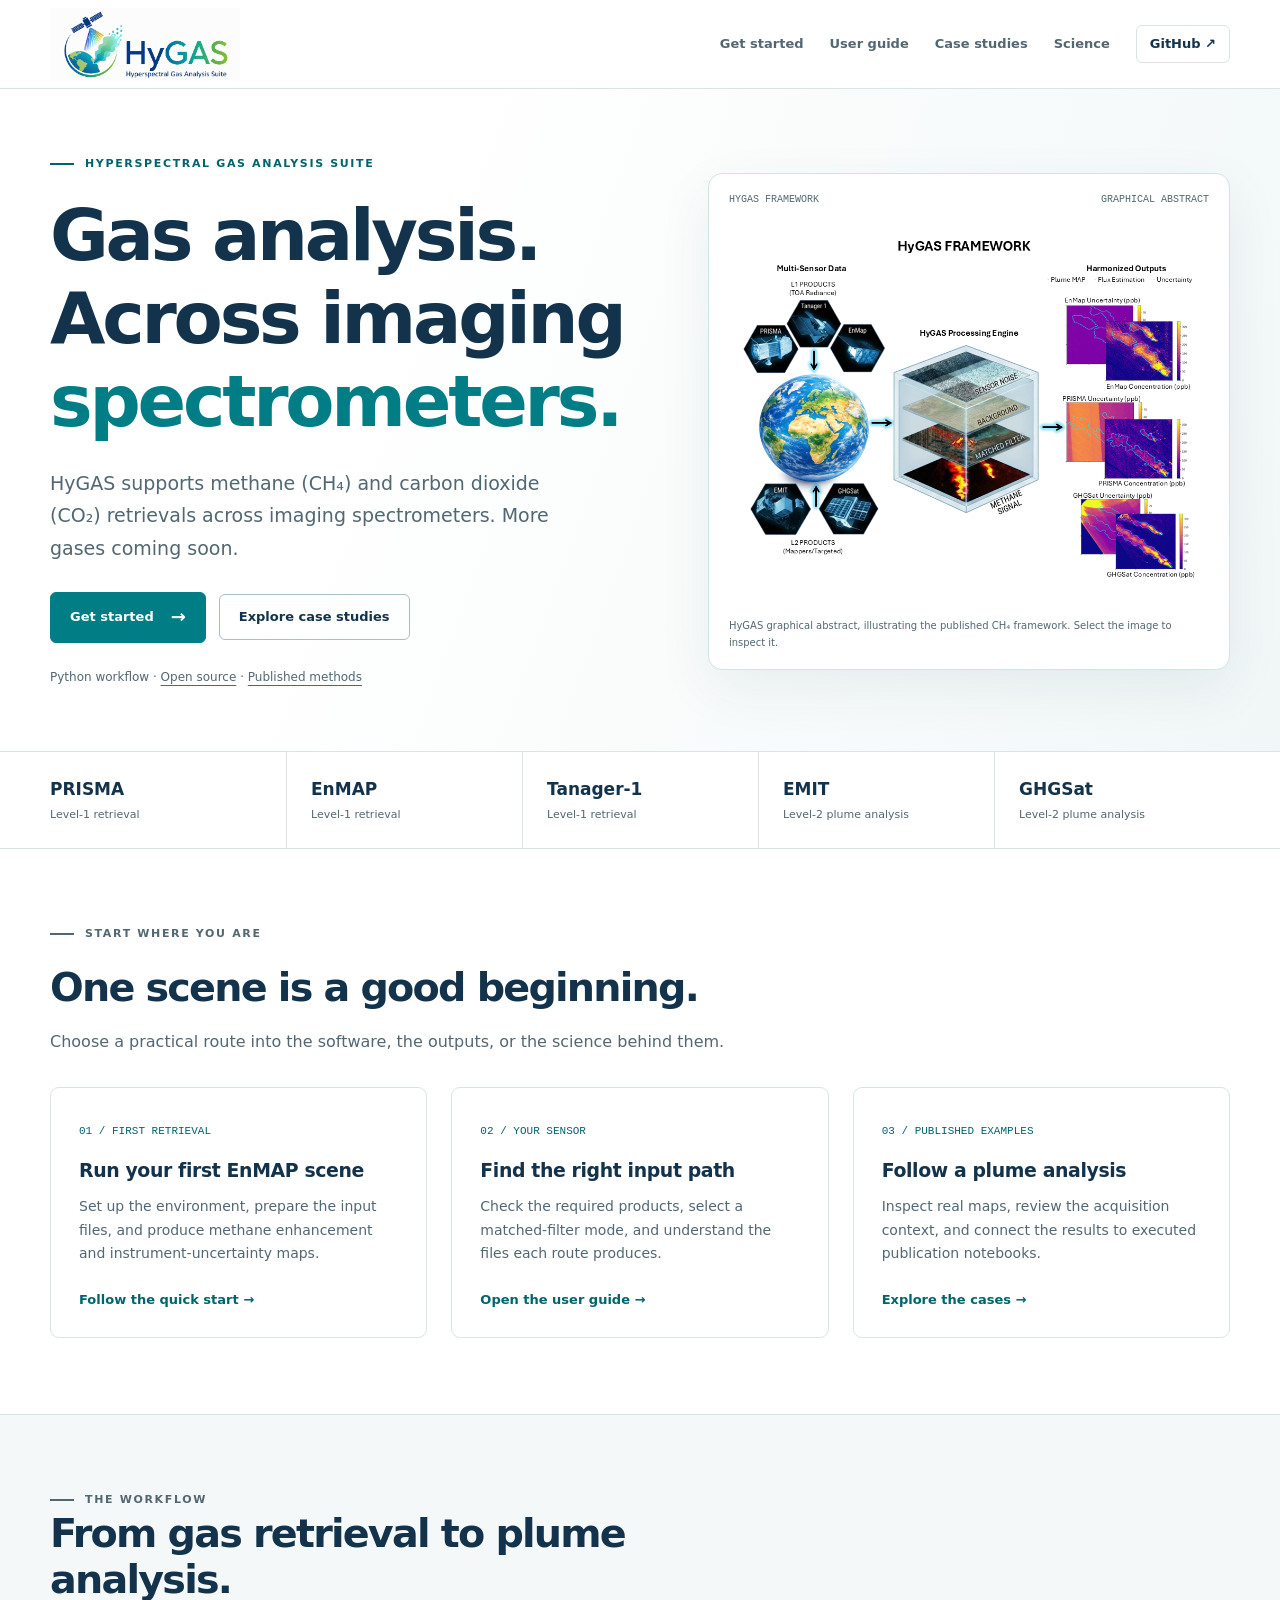
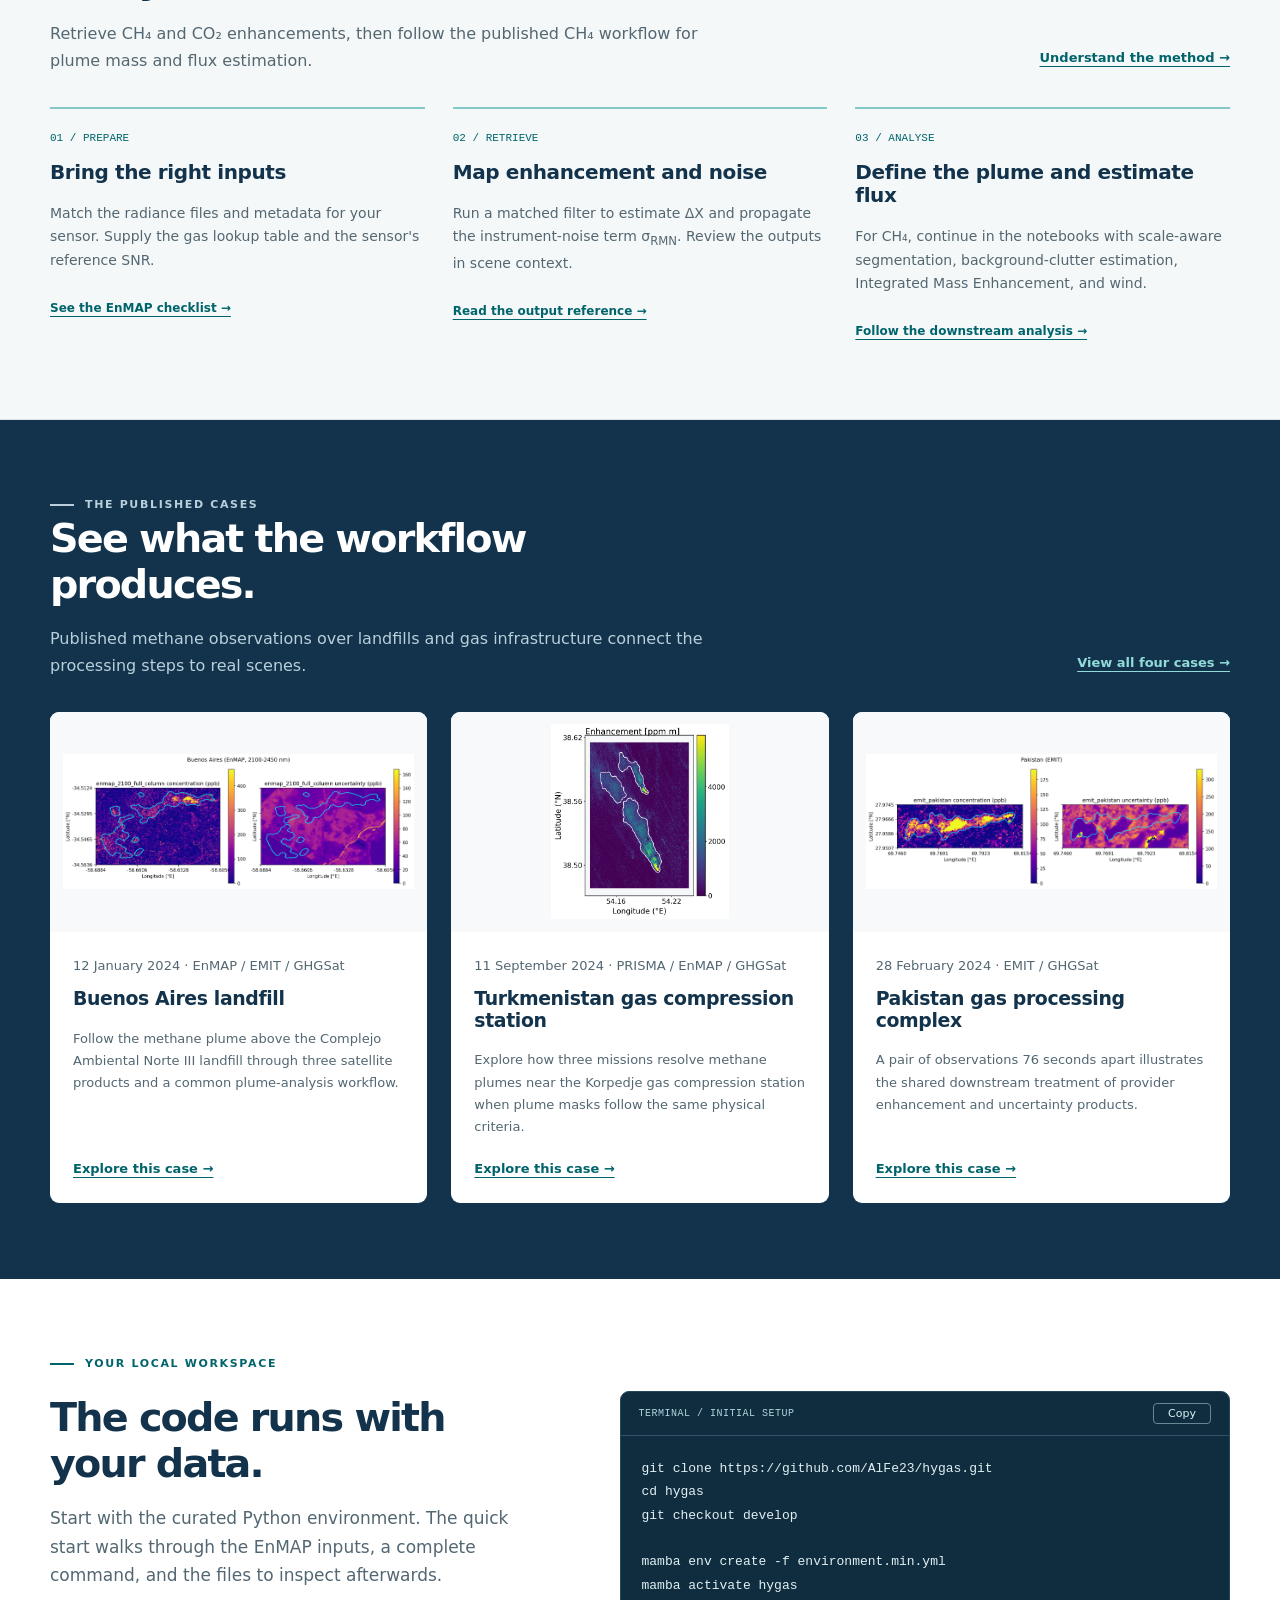
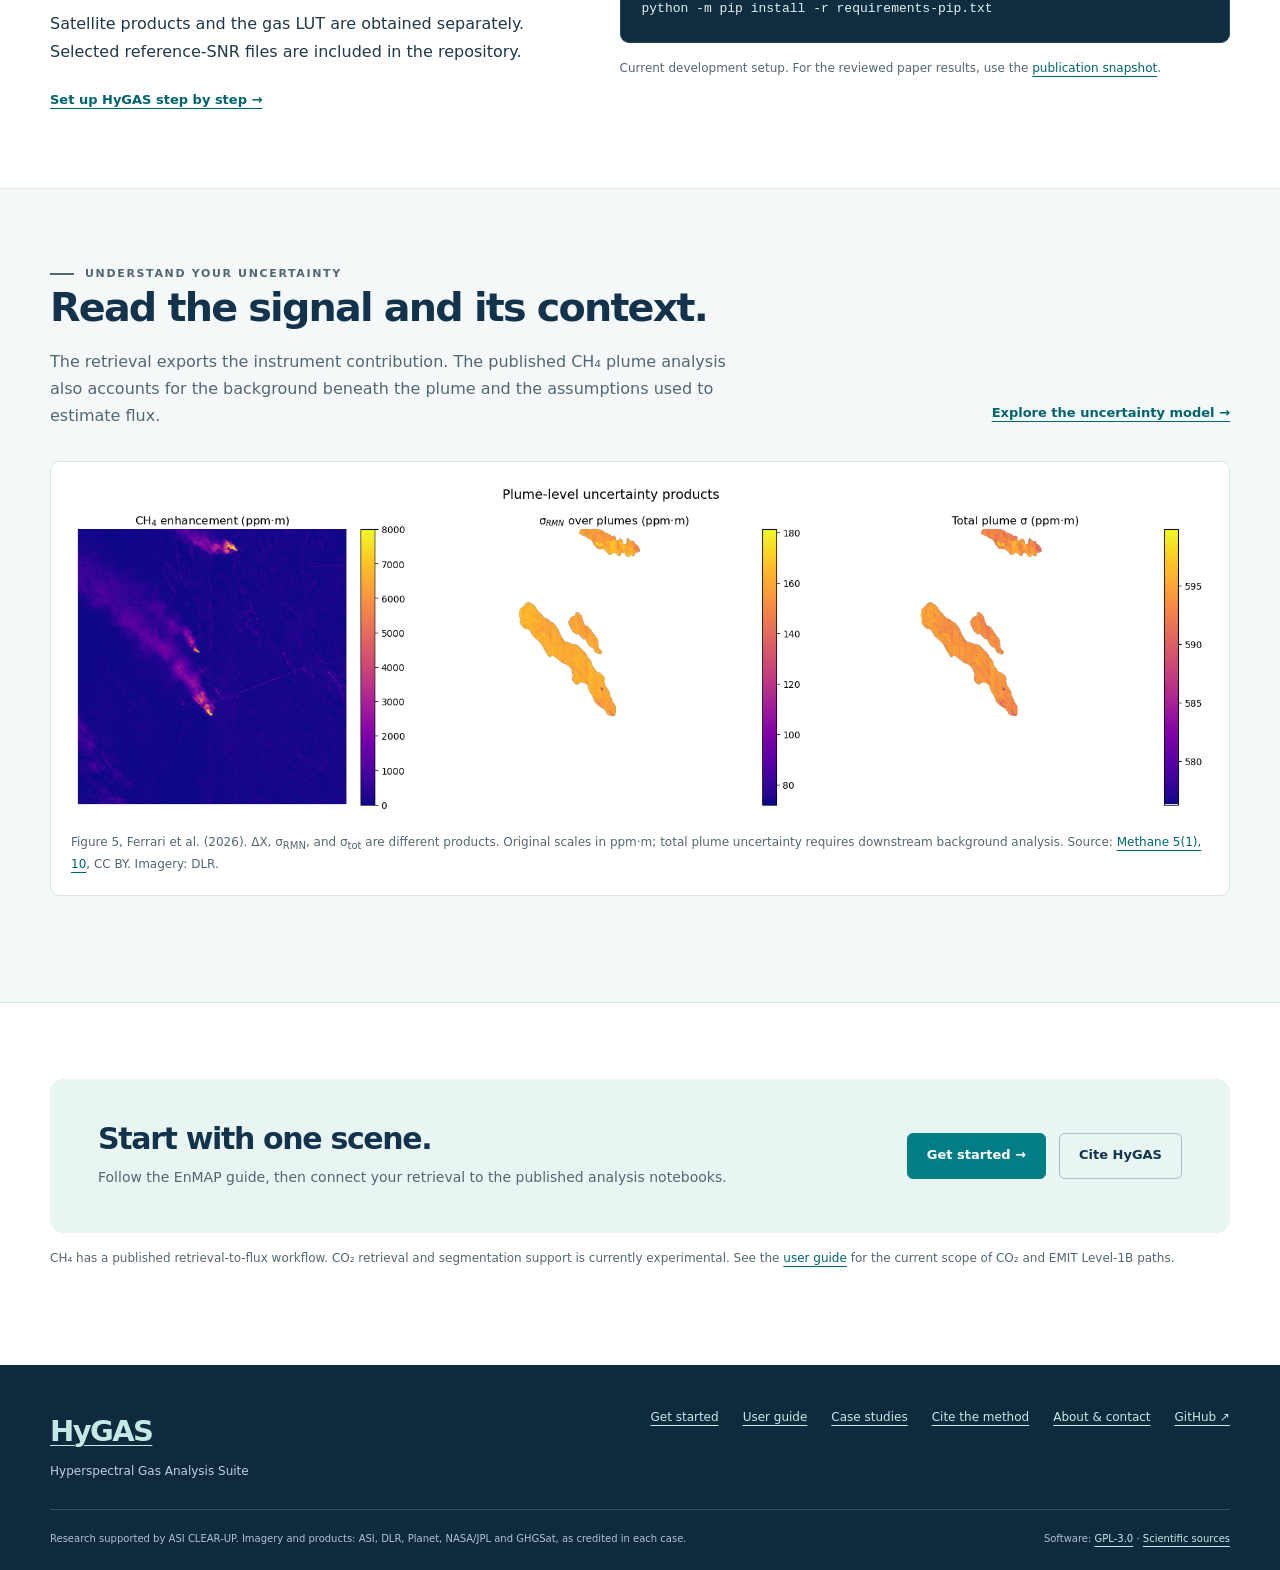
<file: index.html>
<!doctype html>
<html lang="en">
<head>
  <meta charset="utf-8">
  <meta name="viewport" content="width=device-width, initial-scale=1">
  <meta name="description" content="Methane and carbon dioxide retrieval across imaging spectrometers. HyGAS supports CH₄ and CO₂ today, with more gases coming soon.">
  <meta name="theme-color" content="#12334b">
  <meta property="og:type" content="website">
  <meta property="og:title" content="HyGAS — Hyperspectral Gas Analysis Suite">
  <meta property="og:description" content="Methane and carbon dioxide retrieval across imaging spectrometers. HyGAS supports CH₄ and CO₂ today, with more gases coming soon.">
  <title>HyGAS — Hyperspectral Gas Analysis Suite</title>
  <link rel="icon" href="assets/images/favicon.svg" type="image/svg+xml">
  <link rel="stylesheet" href="assets/css/styles.css">
  <script src="assets/js/site.js" defer></script>
</head>
<body>
  <a class="skip-link" href="#main-content">Skip to content</a>
  <header class="site-header" data-menu-open="false">
    <div class="container header-inner">
      <a class="brand" href="index.html" aria-label="HyGAS home"><img src="assets/images/hygas-logo.png" alt="HyGAS — Hyperspectral Gas Analysis Suite" width="1254" height="1254"></a>
      <button class="nav-toggle" type="button" data-nav-toggle aria-expanded="false" aria-controls="site-navigation">Menu <span aria-hidden="true">☰</span></button>
      <nav class="site-nav" id="site-navigation" aria-label="Main navigation">
        <a href="get-started.html">Get started</a>
<a href="user-guide.html">User guide</a>
<a href="case-studies.html">Case studies</a>
<a href="science.html">Science</a>
        <a class="nav-github" href="https://github.com/AlFe23/hygas">GitHub <span aria-hidden="true">↗</span></a>
      </nav>
    </div>
  </header>
<main id="main-content">
  <section class="hero">
    <div class="container hero-grid">
      <div>
        <p class="eyebrow">Hyperspectral Gas Analysis Suite</p>
        <h1>Gas analysis.<br>Across imaging<br><span>spectrometers.</span></h1>
        <p class="lead">HyGAS supports methane (CH₄) and carbon dioxide (CO₂) retrievals across imaging spectrometers. More gases coming soon.</p>
        <div class="actions">
          <a class="button" href="get-started.html">Get started <span class="arrow" aria-hidden="true">→</span></a>
          <a class="button button--secondary" href="case-studies.html">Explore case studies</a>
        </div>
        <p class="hero-note">Python workflow · <a href="https://github.com/AlFe23/hygas/blob/develop/LICENSE">Open source</a> · <a href="science.html#paper">Published methods</a></p>
      </div>
      <figure class="hero-figure hero-figure--abstract">
        <div class="figure-label"><span>HyGAS framework</span><span>Graphical abstract</span></div>
        <a class="image-link" href="assets/images/hygas-graphical-abstract.png" data-lightbox="HyGAS framework · Graphical abstract">
          <img src="assets/images/hygas-graphical-abstract.png" alt="HyGAS graphical abstract on a white background showing satellite inputs, the processing engine, and methane enhancement and uncertainty maps." width="907" height="718" fetchpriority="high">
        </a>
        <figcaption class="figure-caption">HyGAS graphical abstract, illustrating the published CH₄ framework. Select the image to inspect it.</figcaption>
      </figure>
    </div>
  </section>

  <section class="sensor-band" aria-label="Published methane input paths">
    <div class="container">
      <ul class="sensor-list">
        <li><strong>PRISMA</strong><span>Level-1 retrieval</span></li>
        <li><strong>EnMAP</strong><span>Level-1 retrieval</span></li>
        <li><strong>Tanager-1</strong><span>Level-1 retrieval</span></li>
        <li><strong>EMIT</strong><span>Level-2 plume analysis</span></li>
        <li><strong>GHGSat</strong><span>Level-2 plume analysis</span></li>
      </ul>
    </div>
  </section>

  <section class="section">
    <div class="container">
      <div class="section-heading">
        <p class="eyebrow">Start where you are</p>
        <h2>One scene is a good beginning.</h2>
        <p>Choose a practical route into the software, the outputs, or the science behind them.</p>
      </div>
      <div class="path-grid">
        <a class="path-card" href="get-started.html">
          <span class="path-index">01 / FIRST RETRIEVAL</span>
          <h3>Run your first EnMAP scene</h3>
          <p>Set up the environment, prepare the input files, and produce methane enhancement and instrument-uncertainty maps.</p>
          <span class="text-link">Follow the quick start →</span>
        </a>
        <a class="path-card" href="user-guide.html#choose-input">
          <span class="path-index">02 / YOUR SENSOR</span>
          <h3>Find the right input path</h3>
          <p>Check the required products, select a matched-filter mode, and understand the files each route produces.</p>
          <span class="text-link">Open the user guide →</span>
        </a>
        <a class="path-card" href="case-studies.html">
          <span class="path-index">03 / PUBLISHED EXAMPLES</span>
          <h3>Follow a plume analysis</h3>
          <p>Inspect real maps, review the acquisition context, and connect the results to executed publication notebooks.</p>
          <span class="text-link">Explore the cases →</span>
        </a>
      </div>
    </div>
  </section>

  <section class="section section--soft" id="workflow">
    <div class="container">
      <div class="section-heading section-heading--split">
        <div><p class="eyebrow">The workflow</p><h2>From gas retrieval to plume analysis.</h2><p>Retrieve CH₄ and CO₂ enhancements, then follow the published CH₄ workflow for plume mass and flux estimation.</p></div>
        <a class="text-link" href="science.html#method">Understand the method →</a>
      </div>
      <div class="workflow-diagram">
        <article class="workflow-step">
          <span class="step-number">01 / PREPARE</span><h3>Bring the right inputs</h3>
          <p>Match the radiance files and metadata for your sensor. Supply the gas lookup table and the sensor's reference SNR.</p>
          <a href="get-started.html#inputs">See the EnMAP checklist →</a>
        </article>
        <article class="workflow-step">
          <span class="step-number">02 / RETRIEVE</span><h3>Map enhancement and noise</h3>
          <p>Run a matched filter to estimate ΔX and propagate the instrument-noise term σ<sub>RMN</sub>. Review the outputs in scene context.</p>
          <a href="user-guide.html#outputs">Read the output reference →</a>
        </article>
        <article class="workflow-step">
          <span class="step-number">03 / ANALYSE</span><h3>Define the plume and estimate flux</h3>
          <p>For CH₄, continue in the notebooks with scale-aware segmentation, background-clutter estimation, Integrated Mass Enhancement, and wind.</p>
          <a href="user-guide.html#plume-analysis">Follow the downstream analysis →</a>
        </article>
      </div>
    </div>
  </section>

  <section class="section section--dark">
    <div class="container">
      <div class="section-heading section-heading--split">
        <div><p class="eyebrow">The published cases</p><h2>See what the workflow produces.</h2><p>Published methane observations over landfills and gas infrastructure connect the processing steps to real scenes.</p></div>
        <a class="text-link" href="case-studies.html">View all four cases →</a>
      </div>
      <div class="featured-grid">
        <!-- FEATURED_CASES:START -->
<article class="featured-card">
  <a class="featured-image" href="case-studies.html?case=buenos-aires-2024-01-12#buenos-aires-2024-01-12" aria-label="Explore Buenos Aires landfill"><img src="assets/images/buenos-aires-january-enmap.png" alt="EnMAP: enhancement and uncertainty · Buenos Aires, Argentina" width="1633" height="624" loading="lazy"></a>
  <div class="featured-body">
    <p class="featured-meta">12 January 2024 · EnMAP / EMIT / GHGSat</p>
    <h3>Buenos Aires landfill</h3>
    <p>Follow the methane plume above the Complejo Ambiental Norte III landfill through three satellite products and a common plume-analysis workflow.</p>
    <a class="text-link" href="case-studies.html?case=buenos-aires-2024-01-12#buenos-aires-2024-01-12">Explore this case →</a>
  </div>
</article>
<article class="featured-card">
  <a class="featured-image" href="case-studies.html?case=turkmenistan-2024-09-11#turkmenistan-2024-09-11" aria-label="Explore Turkmenistan gas compression station"><img src="assets/images/turkmenistan-enmap-enhancement.png" alt="EnMAP: enhancement and plume contours · Korpedje, Turkmenistan" width="1161" height="1272" loading="lazy"></a>
  <div class="featured-body">
    <p class="featured-meta">11 September 2024 · PRISMA / EnMAP / GHGSat</p>
    <h3>Turkmenistan gas compression station</h3>
    <p>Explore how three missions resolve methane plumes near the Korpedje gas compression station when plume masks follow the same physical criteria.</p>
    <a class="text-link" href="case-studies.html?case=turkmenistan-2024-09-11#turkmenistan-2024-09-11">Explore this case →</a>
  </div>
</article>
<article class="featured-card">
  <a class="featured-image" href="case-studies.html?case=pakistan-2024-02-28#pakistan-2024-02-28" aria-label="Explore Pakistan gas processing complex"><img src="assets/images/pakistan-emit.png" alt="EMIT: enhancement and uncertainty · Sachal Gas Processing Complex, Pakistan" width="1632" height="624" loading="lazy"></a>
  <div class="featured-body">
    <p class="featured-meta">28 February 2024 · EMIT / GHGSat</p>
    <h3>Pakistan gas processing complex</h3>
    <p>A pair of observations 76 seconds apart illustrates the shared downstream treatment of provider enhancement and uncertainty products.</p>
    <a class="text-link" href="case-studies.html?case=pakistan-2024-02-28#pakistan-2024-02-28">Explore this case →</a>
  </div>
</article>
<!-- FEATURED_CASES:END -->
      </div>
    </div>
  </section>

  <section class="section">
    <div class="container split-section">
      <div>
        <p class="eyebrow">Your local workspace</p>
        <h2>The code runs with your data.</h2>
        <p class="lead">Start with the curated Python environment. The quick start walks through the EnMAP inputs, a complete command, and the files to inspect afterwards.</p>
        <p>Satellite products and the gas LUT are obtained separately. Selected reference-SNR files are included in the repository.</p>
        <a class="text-link" href="get-started.html">Set up HyGAS step by step →</a>
      </div>
      <div>
        <div class="code-block">
          <div class="code-toolbar"><span>Terminal / initial setup</span><button class="copy-button" type="button" data-copy>Copy</button></div>
          <pre><code>git clone https://github.com/AlFe23/hygas.git
cd hygas
git checkout develop

mamba env create -f environment.min.yml
mamba activate hygas
python -m pip install -r requirements-pip.txt</code></pre>
        </div>
        <p class="code-caption">Current development setup. For the reviewed paper results, use the <a href="science.html#paper">publication snapshot</a>.</p>
      </div>
    </div>
  </section>

  <section class="section section--soft">
    <div class="container">
      <div class="section-heading section-heading--split">
        <div><p class="eyebrow">Understand your uncertainty</p><h2>Read the signal and its context.</h2><p>The retrieval exports the instrument contribution. The published CH₄ plume analysis also accounts for the background beneath the plume and the assumptions used to estimate flux.</p></div>
        <a class="text-link" href="science.html#uncertainty">Explore the uncertainty model →</a>
      </div>
      <figure class="figure wide-figure">
        <a class="image-link" href="assets/images/plume-uncertainty.png" data-lightbox="Enhancement, instrument uncertainty and total plume uncertainty · Figure 5">
          <img src="assets/images/plume-uncertainty.png" alt="Published panels showing methane enhancement, instrument-noise uncertainty and total plume uncertainty. The three panels use separate scales, all in ppm·m." width="1694" height="498" loading="lazy">
        </a>
        <figcaption class="figure-caption">Figure 5, Ferrari et al. (2026). ΔX, σ<sub>RMN</sub>, and σ<sub>tot</sub> are different products. Original scales in ppm·m; total plume uncertainty requires downstream background analysis. Source: <a href="https://doi.org/10.3390/methane5010010">Methane 5(1), 10</a>, CC BY. Imagery: DLR.</figcaption>
      </figure>
    </div>
  </section>

  <section class="section">
    <div class="container">
      <div class="call-to-action">
        <div><h2>Start with one scene.</h2><p>Follow the EnMAP guide, then connect your retrieval to the published analysis notebooks.</p></div>
        <div class="actions"><a class="button" href="get-started.html">Get started →</a><a class="button button--secondary" href="science.html#cite">Cite HyGAS</a></div>
      </div>
      <p class="figure-caption">CH₄ has a published retrieval-to-flux workflow. CO₂ retrieval and segmentation support is currently experimental. See the <a href="user-guide.html#experimental-routes">user guide</a> for the current scope of CO₂ and EMIT Level-1B paths.</p>
    </div>
  </section>
</main>

  <footer class="site-footer">
    <div class="container">
      <div class="footer-top">
        <div class="footer-brand"><a class="footer-wordmark" href="index.html">HyGAS</a><p>Hyperspectral Gas Analysis Suite</p></div>
        <nav class="footer-links" aria-label="Footer navigation"><a href="get-started.html">Get started</a><a href="user-guide.html">User guide</a><a href="case-studies.html">Case studies</a><a href="science.html#cite">Cite the method</a><a href="science.html#about">About & contact</a><a href="https://github.com/AlFe23/hygas">GitHub ↗</a></nav>
      </div>
      <div class="footer-bottom"><p>Research supported by ASI CLEAR-UP. Imagery and products: ASI, DLR, Planet, NASA/JPL and GHGSat, as credited in each case.</p><p>Software: <a href="https://github.com/AlFe23/hygas/blob/develop/LICENSE">GPL-3.0</a> · <a href="science.html#paper">Scientific sources</a></p></div>
    </div>
  </footer>
  <div class="visually-hidden" id="copy-feedback" role="status" aria-live="polite"></div>
  <dialog class="image-dialog" id="image-dialog" aria-labelledby="dialog-title">
    <div class="dialog-toolbar"><p id="dialog-title">Scientific figure</p><button type="button" class="dialog-close" data-close-dialog aria-label="Close enlarged figure">Close ×</button></div>
    <div class="dialog-body"><img id="dialog-image" alt=""></div>
  </dialog>
</body>
</html>
</file>
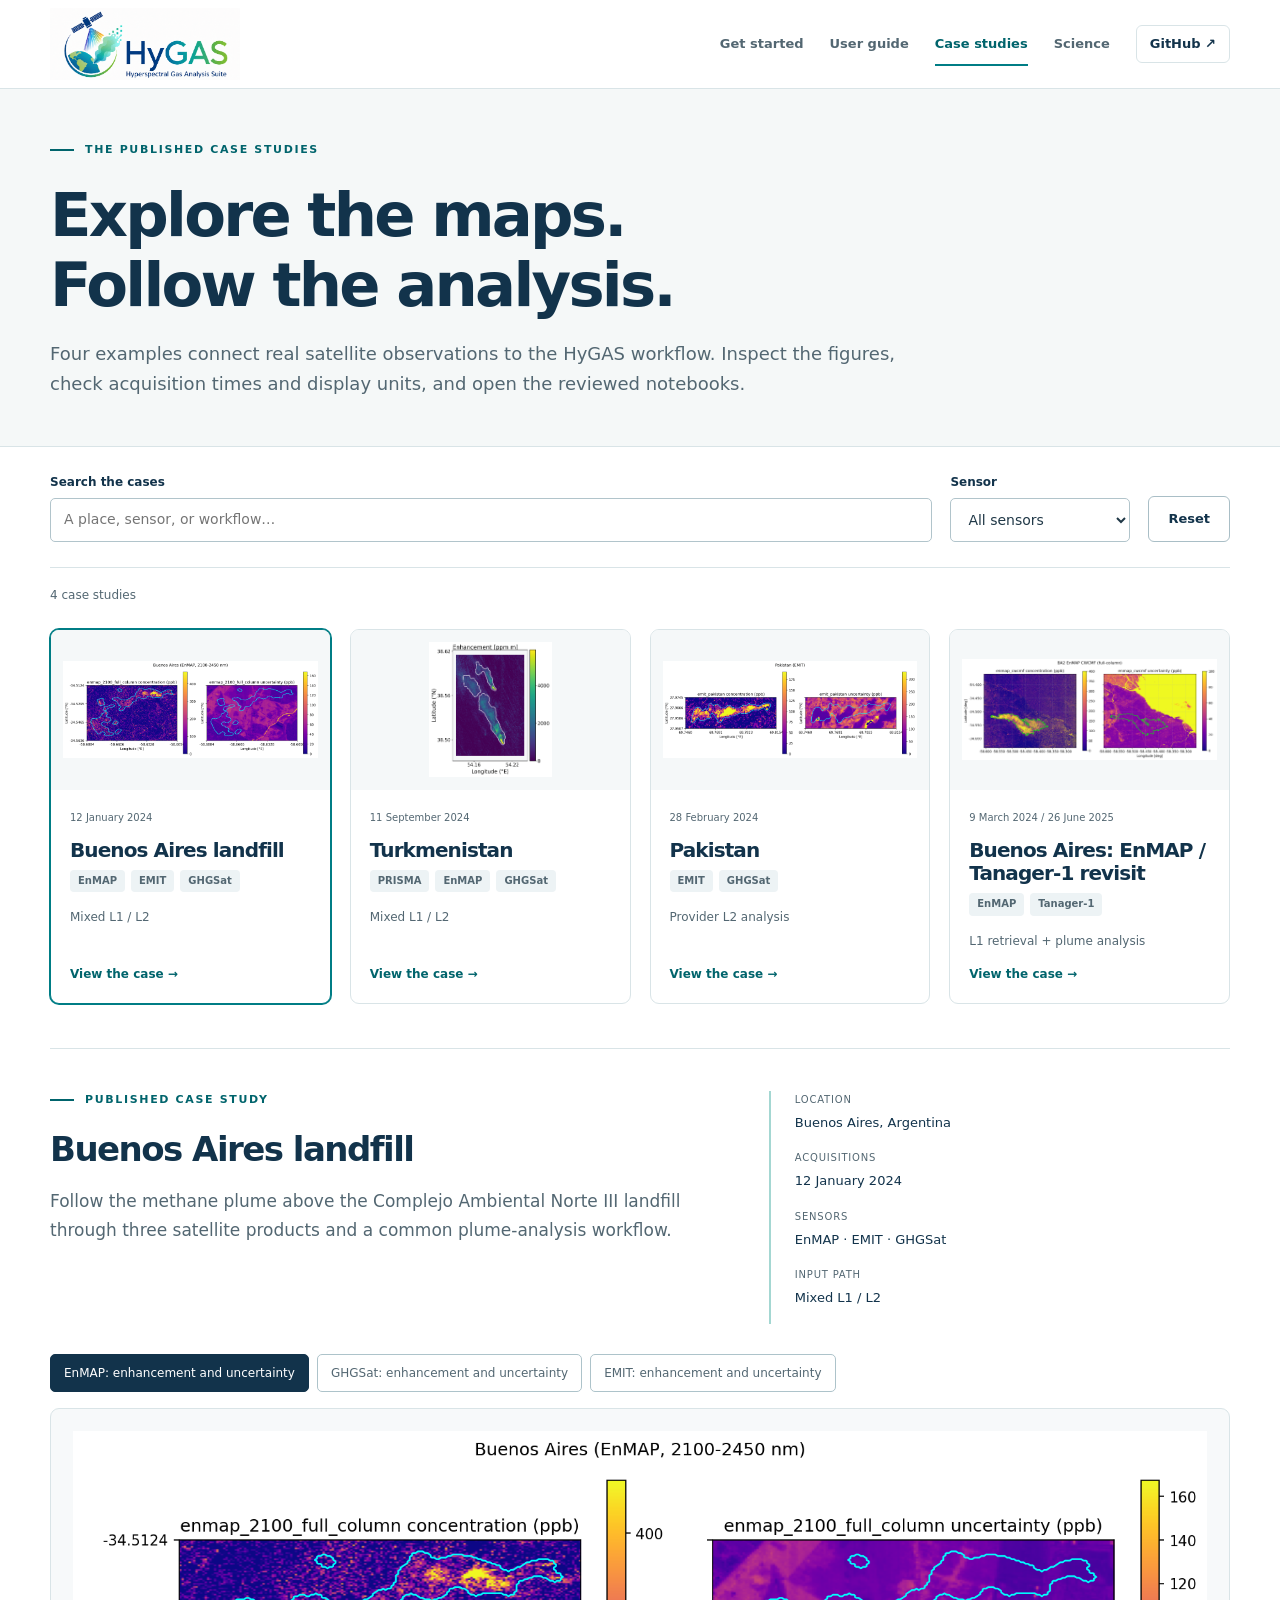
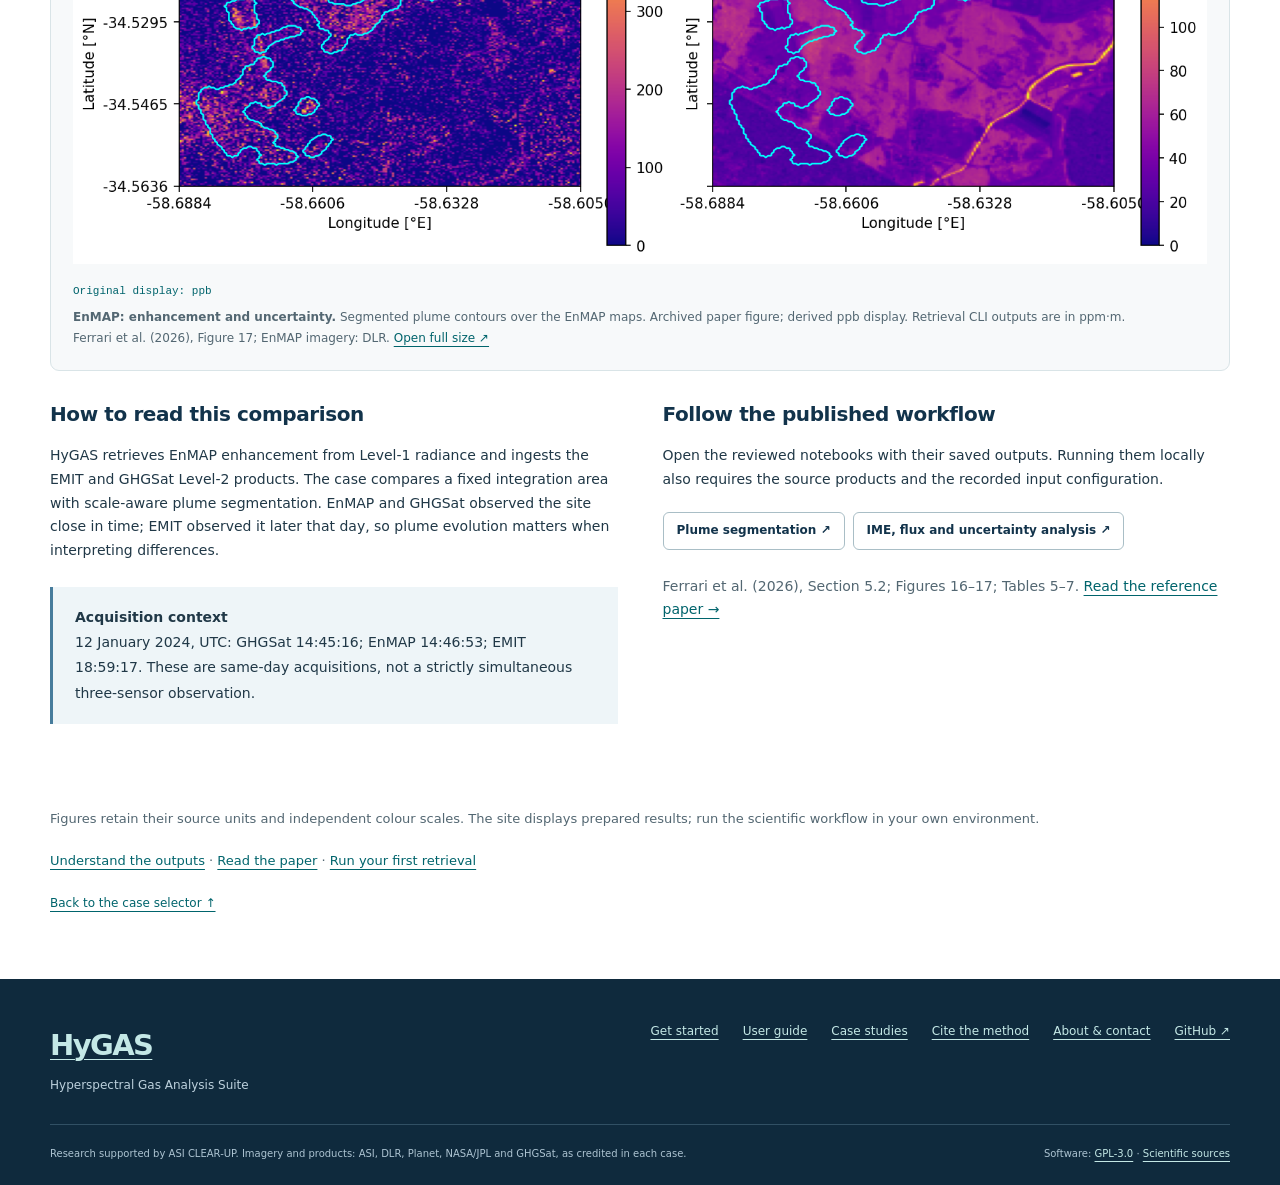
<file: case-studies.html>
<!doctype html>
<html lang="en">
<head>
  <meta charset="utf-8">
  <meta name="viewport" content="width=device-width, initial-scale=1">
  <meta name="description" content="Explore published methane cases in Buenos Aires, Turkmenistan and Pakistan, with source figures and reviewed analysis notebooks.">
  <meta name="theme-color" content="#12334b">
  <meta property="og:type" content="website">
  <meta property="og:title" content="Case studies — HyGAS">
  <meta property="og:description" content="Explore published methane cases in Buenos Aires, Turkmenistan and Pakistan, with source figures and reviewed analysis notebooks.">
  <title>Case studies — HyGAS</title>
  <link rel="icon" href="assets/images/favicon.svg" type="image/svg+xml">
  <link rel="stylesheet" href="assets/css/styles.css">
  <script src="assets/js/site.js" defer></script>
</head>
<body>
  <a class="skip-link" href="#main-content">Skip to content</a>
  <header class="site-header" data-menu-open="false">
    <div class="container header-inner">
      <a class="brand" href="index.html" aria-label="HyGAS home"><img src="assets/images/hygas-logo.png" alt="HyGAS — Hyperspectral Gas Analysis Suite" width="1254" height="1254"></a>
      <button class="nav-toggle" type="button" data-nav-toggle aria-expanded="false" aria-controls="site-navigation">Menu <span aria-hidden="true">☰</span></button>
      <nav class="site-nav" id="site-navigation" aria-label="Main navigation">
        <a href="get-started.html">Get started</a>
<a href="user-guide.html">User guide</a>
<a href="case-studies.html" aria-current="page">Case studies</a>
<a href="science.html">Science</a>
        <a class="nav-github" href="https://github.com/AlFe23/hygas">GitHub <span aria-hidden="true">↗</span></a>
      </nav>
    </div>
  </header>
<main id="main-content">
  <section class="page-hero">
    <div class="container">
      <p class="eyebrow">The published case studies</p>
      <h1>Explore the maps.<br>Follow the analysis.</h1>
      <p class="lead">Four examples connect real satellite observations to the HyGAS workflow. Inspect the figures, check acquisition times and display units, and open the reviewed notebooks.</p>
    </div>
  </section>
  <div class="container" data-case-catalog>
    <!-- CASE_CATALOG:START -->
<form class="catalog-toolbar" data-case-filters hidden aria-label="Filter case studies">
  <div class="catalog-field catalog-field--search"><label for="case-search">Search the cases</label><input id="case-search" type="search" placeholder="A place, sensor, or workflow…" autocomplete="off"></div>
  <div class="catalog-field"><label for="sensor-filter">Sensor</label><select id="sensor-filter"><option value="">All sensors</option><option value="EMIT">EMIT</option>
<option value="EnMAP">EnMAP</option>
<option value="GHGSat">GHGSat</option>
<option value="PRISMA">PRISMA</option>
<option value="Tanager-1">Tanager-1</option></select></div>
  <button class="button button--secondary" type="button" data-reset-filters>Reset</button>
</form>
<p class="catalog-count" id="case-count" role="status" aria-live="polite">4 case studies</p>
<div class="empty-state" id="catalog-empty" hidden>No cases match these filters. Try another sensor or clear the search.</div>
<div class="catalog-grid">
<a class="case-card" href="case-studies.html?case=buenos-aires-2024-01-12#buenos-aires-2024-01-12" data-case-card="buenos-aires-2024-01-12" data-sensors="EnMAP|EMIT|GHGSat" data-search="Buenos Aires landfill Buenos Aires, Argentina 12 January 2024 [&#x27;EnMAP&#x27;, &#x27;EMIT&#x27;, &#x27;GHGSat&#x27;] Follow the methane plume above the Complejo Ambiental Norte III landfill through three satellite products and a common plume-analysis workflow. Mixed L1 / L2">
  <div class="case-card-visual"><img src="assets/images/buenos-aires-january-enmap.png" alt="EnMAP: enhancement and uncertainty" width="1633" height="624" loading="lazy"></div>
  <div class="case-card-body"><p class="case-date">12 January 2024</p><h2>Buenos Aires landfill</h2><div class="tag-list"><span class="sensor-tag">EnMAP</span><span class="sensor-tag">EMIT</span><span class="sensor-tag">GHGSat</span></div><p>Mixed L1 / L2</p><span class="view-case">View the case →</span></div>
</a>
<a class="case-card" href="case-studies.html?case=turkmenistan-2024-09-11#turkmenistan-2024-09-11" data-case-card="turkmenistan-2024-09-11" data-sensors="PRISMA|EnMAP|GHGSat" data-search="Turkmenistan gas compression station Korpedje, Turkmenistan 11 September 2024 [&#x27;PRISMA&#x27;, &#x27;EnMAP&#x27;, &#x27;GHGSat&#x27;] Explore how three missions resolve methane plumes near the Korpedje gas compression station when plume masks follow the same physical criteria. Mixed L1 / L2">
  <div class="case-card-visual"><img src="assets/images/turkmenistan-enmap-enhancement.png" alt="EnMAP: enhancement and plume contours" width="1161" height="1272" loading="lazy"></div>
  <div class="case-card-body"><p class="case-date">11 September 2024</p><h2>Turkmenistan</h2><div class="tag-list"><span class="sensor-tag">PRISMA</span><span class="sensor-tag">EnMAP</span><span class="sensor-tag">GHGSat</span></div><p>Mixed L1 / L2</p><span class="view-case">View the case →</span></div>
</a>
<a class="case-card" href="case-studies.html?case=pakistan-2024-02-28#pakistan-2024-02-28" data-case-card="pakistan-2024-02-28" data-sensors="EMIT|GHGSat" data-search="Pakistan gas processing complex Sachal Gas Processing Complex, Pakistan 28 February 2024 [&#x27;EMIT&#x27;, &#x27;GHGSat&#x27;] A pair of observations 76 seconds apart illustrates the shared downstream treatment of provider enhancement and uncertainty products. Provider L2 analysis">
  <div class="case-card-visual"><img src="assets/images/pakistan-emit.png" alt="EMIT: enhancement and uncertainty" width="1632" height="624" loading="lazy"></div>
  <div class="case-card-body"><p class="case-date">28 February 2024</p><h2>Pakistan</h2><div class="tag-list"><span class="sensor-tag">EMIT</span><span class="sensor-tag">GHGSat</span></div><p>Provider L2 analysis</p><span class="view-case">View the case →</span></div>
</a>
<a class="case-card" href="case-studies.html?case=buenos-aires-revisit#buenos-aires-revisit" data-case-card="buenos-aires-revisit" data-sensors="EnMAP|Tanager-1" data-search="Buenos Aires: EnMAP / Tanager-1 revisit Buenos Aires, Argentina 9 March 2024 / 26 June 2025 [&#x27;EnMAP&#x27;, &#x27;Tanager-1&#x27;] Revisit the same landfill on two different dates to examine retrieval behaviour over a heterogeneous urban and industrial background. L1 retrieval + plume analysis">
  <div class="case-card-visual"><img src="assets/images/buenos-aires-revisit-enmap.png" alt="EnMAP: column-wise retrieval" width="1088" height="429" loading="lazy"></div>
  <div class="case-card-body"><p class="case-date">9 March 2024 / 26 June 2025</p><h2>Buenos Aires: EnMAP / Tanager-1 revisit</h2><div class="tag-list"><span class="sensor-tag">EnMAP</span><span class="sensor-tag">Tanager-1</span></div><p>L1 retrieval + plume analysis</p><span class="view-case">View the case →</span></div>
</a>
</div>
<section class="case-detail" id="buenos-aires-2024-01-12" data-case-detail aria-labelledby="buenos-aires-2024-01-12-title">
  <div class="case-detail-heading">
    <div><p class="eyebrow">Published case study</p><h2 id="buenos-aires-2024-01-12-title" tabindex="-1">Buenos Aires landfill</h2><p class="lead">Follow the methane plume above the Complejo Ambiental Norte III landfill through three satellite products and a common plume-analysis workflow.</p></div>
    <dl class="case-facts"><div><dt>Location</dt><dd>Buenos Aires, Argentina</dd></div><div><dt>Acquisitions</dt><dd>12 January 2024</dd></div><div><dt>Sensors</dt><dd>EnMAP · EMIT · GHGSat</dd></div><div><dt>Input path</dt><dd>Mixed L1 / L2</dd></div></dl>
  </div>
  <div class="figure-tabs" data-figure-tabs aria-label="Figures for Buenos Aires landfill"><button type="button" class="figure-tab" id="buenos-aires-2024-01-12-figure-1-tab" aria-controls="buenos-aires-2024-01-12-figure-1" data-figure-tab>EnMAP: enhancement and uncertainty</button><button type="button" class="figure-tab" id="buenos-aires-2024-01-12-figure-2-tab" aria-controls="buenos-aires-2024-01-12-figure-2" data-figure-tab>GHGSat: enhancement and uncertainty</button><button type="button" class="figure-tab" id="buenos-aires-2024-01-12-figure-3-tab" aria-controls="buenos-aires-2024-01-12-figure-3" data-figure-tab>EMIT: enhancement and uncertainty</button></div>
  <div id="buenos-aires-2024-01-12-figure-1" data-figure-panel tabindex="0">
  <figure class="case-figure">
    <a class="image-link" href="assets/images/buenos-aires-january-enmap.png" data-lightbox="Buenos Aires landfill · EnMAP: enhancement and uncertainty"><img src="assets/images/buenos-aires-january-enmap.png" alt="Buenos Aires, Argentina: EnMAP: enhancement and uncertainty. Original figure display: ppb." width="1633" height="624" loading="lazy"></a>
    <figcaption><span class="figure-unit">Original display: ppb</span><strong>EnMAP: enhancement and uncertainty.</strong> Segmented plume contours over the EnMAP maps. Archived paper figure; derived ppb display. Retrieval CLI outputs are in ppm·m.<br>Ferrari et al. (2026), Figure 17; EnMAP imagery: DLR. <a href="assets/images/buenos-aires-january-enmap.png">Open full size ↗</a></figcaption>
  </figure>
</div><div id="buenos-aires-2024-01-12-figure-2" data-figure-panel tabindex="0">
  <figure class="case-figure">
    <a class="image-link" href="assets/images/buenos-aires-january-ghgsat.png" data-lightbox="Buenos Aires landfill · GHGSat: enhancement and uncertainty"><img src="assets/images/buenos-aires-january-ghgsat.png" alt="Buenos Aires, Argentina: GHGSat: enhancement and uncertainty. Original figure display: ppb." width="1633" height="624" loading="lazy"></a>
    <figcaption><span class="figure-unit">Original display: ppb</span><strong>GHGSat: enhancement and uncertainty.</strong> The provider Level-2 product enters the shared downstream workflow. Archived paper figure; derived ppb display. Retrieval CLI outputs are in ppm·m.<br>Ferrari et al. (2026), Figure 17; imagery and Level-2 product: GHGSat. <a href="assets/images/buenos-aires-january-ghgsat.png">Open full size ↗</a></figcaption>
  </figure>
</div><div id="buenos-aires-2024-01-12-figure-3" data-figure-panel tabindex="0">
  <figure class="case-figure">
    <a class="image-link" href="assets/images/buenos-aires-january-emit.png" data-lightbox="Buenos Aires landfill · EMIT: enhancement and uncertainty"><img src="assets/images/buenos-aires-january-emit.png" alt="Buenos Aires, Argentina: EMIT: enhancement and uncertainty. Original figure display: ppb." width="1633" height="624" loading="lazy"></a>
    <figcaption><span class="figure-unit">Original display: ppb</span><strong>EMIT: enhancement and uncertainty.</strong> The later EMIT acquisition with its segmented plume contours. Archived paper figure; derived ppb display. Retrieval CLI outputs are in ppm·m.<br>Ferrari et al. (2026), Figure 17; EMIT imagery and Level-2 product: NASA/JPL. <a href="assets/images/buenos-aires-january-emit.png">Open full size ↗</a></figcaption>
  </figure>
</div>
  <div class="case-reading"><div><h3>How to read this comparison</h3><p>HyGAS retrieves EnMAP enhancement from Level-1 radiance and ingests the EMIT and GHGSat Level-2 products. The case compares a fixed integration area with scale-aware plume segmentation. EnMAP and GHGSat observed the site close in time; EMIT observed it later that day, so plume evolution matters when interpreting differences.</p><div class="notice notice--note"><strong>Acquisition context</strong><p>12 January 2024, UTC: GHGSat 14:45:16; EnMAP 14:46:53; EMIT 18:59:17. These are same-day acquisitions, not a strictly simultaneous three-sensor observation.</p></div></div><div><h3>Follow the published workflow</h3><p>Open the reviewed notebooks with their saved outputs. Running them locally also requires the source products and the recorded input configuration.</p><a class="button button--secondary button--small" href="https://github.com/AlFe23/hygas/blob/5b98cdcdce52c7d4d27f6260410ceae48d9bb407/notebooks/BA_plume_detection_scaled.ipynb">Plume segmentation ↗</a><a class="button button--secondary button--small" href="https://github.com/AlFe23/hygas/blob/5b98cdcdce52c7d4d27f6260410ceae48d9bb407/notebooks/BA_plume_analysis_enmap_ghgsat_emit.ipynb">IME, flux and uncertainty analysis ↗</a><p class="figure-caption">Ferrari et al. (2026), Section 5.2; Figures 16–17; Tables 5–7. <a href="science.html#paper">Read the reference paper →</a></p></div></div>
</section>
<section class="case-detail" id="turkmenistan-2024-09-11" data-case-detail aria-labelledby="turkmenistan-2024-09-11-title">
  <div class="case-detail-heading">
    <div><p class="eyebrow">Published case study</p><h2 id="turkmenistan-2024-09-11-title" tabindex="-1">Turkmenistan gas compression station</h2><p class="lead">Explore how three missions resolve methane plumes near the Korpedje gas compression station when plume masks follow the same physical criteria.</p></div>
    <dl class="case-facts"><div><dt>Location</dt><dd>Korpedje, Turkmenistan</dd></div><div><dt>Acquisitions</dt><dd>11 September 2024</dd></div><div><dt>Sensors</dt><dd>PRISMA · EnMAP · GHGSat</dd></div><div><dt>Input path</dt><dd>Mixed L1 / L2</dd></div></dl>
  </div>
  <div class="figure-tabs" data-figure-tabs aria-label="Figures for Turkmenistan gas compression station"><button type="button" class="figure-tab" id="turkmenistan-2024-09-11-figure-1-tab" aria-controls="turkmenistan-2024-09-11-figure-1" data-figure-tab>EnMAP: enhancement and plume contours</button><button type="button" class="figure-tab" id="turkmenistan-2024-09-11-figure-2-tab" aria-controls="turkmenistan-2024-09-11-figure-2" data-figure-tab>PRISMA: enhancement and plume contours</button><button type="button" class="figure-tab" id="turkmenistan-2024-09-11-figure-3-tab" aria-controls="turkmenistan-2024-09-11-figure-3" data-figure-tab>GHGSat: enhancement and plume contours</button></div>
  <div id="turkmenistan-2024-09-11-figure-1" data-figure-panel tabindex="0">
  <figure class="case-figure">
    <a class="image-link" href="assets/images/turkmenistan-enmap-enhancement.png" data-lightbox="Turkmenistan gas compression station · EnMAP: enhancement and plume contours"><img src="assets/images/turkmenistan-enmap-enhancement.png" alt="Korpedje, Turkmenistan: EnMAP: enhancement and plume contours. Original figure display: ppm·m." width="1161" height="1272" loading="lazy"></a>
    <figcaption><span class="figure-unit">Original display: ppm·m</span><strong>EnMAP: enhancement and plume contours.</strong> The EnMAP enhancement map with scale-aware plume contours. Original ppm·m display; this panel has its own colour scale.<br>HyGAS ESRIN 2026 framework poster; EnMAP imagery: DLR. <a href="assets/images/turkmenistan-enmap-enhancement.png">Open full size ↗</a></figcaption>
  </figure>
</div><div id="turkmenistan-2024-09-11-figure-2" data-figure-panel tabindex="0">
  <figure class="case-figure">
    <a class="image-link" href="assets/images/turkmenistan-prisma-enhancement.png" data-lightbox="Turkmenistan gas compression station · PRISMA: enhancement and plume contours"><img src="assets/images/turkmenistan-prisma-enhancement.png" alt="Korpedje, Turkmenistan: PRISMA: enhancement and plume contours. Original figure display: ppm·m." width="1161" height="1272" loading="lazy"></a>
    <figcaption><span class="figure-unit">Original display: ppm·m</span><strong>PRISMA: enhancement and plume contours.</strong> The same site in the PRISMA retrieval. Original ppm·m display; its colour scale is independent of the EnMAP panel.<br>HyGAS ESRIN 2026 framework poster; PRISMA imagery: ASI. <a href="assets/images/turkmenistan-prisma-enhancement.png">Open full size ↗</a></figcaption>
  </figure>
</div><div id="turkmenistan-2024-09-11-figure-3" data-figure-panel tabindex="0">
  <figure class="case-figure">
    <a class="image-link" href="assets/images/turkmenistan-ghgsat-enhancement.png" data-lightbox="Turkmenistan gas compression station · GHGSat: enhancement and plume contours"><img src="assets/images/turkmenistan-ghgsat-enhancement.png" alt="Korpedje, Turkmenistan: GHGSat: enhancement and plume contours. Original figure display: ppb." width="1133" height="1272" loading="lazy"></a>
    <figcaption><span class="figure-unit">Original display: ppb</span><strong>GHGSat: enhancement and plume contours.</strong> The provider product retains its original ppb display and independent colour scale. Its values are not directly interchangeable with the ppm·m panels.<br>HyGAS ESRIN 2026 framework poster; imagery and Level-2 product: GHGSat. <a href="assets/images/turkmenistan-ghgsat-enhancement.png">Open full size ↗</a></figcaption>
  </figure>
</div>
  <div class="case-reading"><div><h3>How to read this comparison</h3><p>PRISMA and EnMAP Level-1 retrievals join a GHGSat Level-2 product in a common analysis. Smoothing, morphology and minimum plume area are defined in metres and rescaled to each sensor&#x27;s grid. The panels preserve their original units and separate colour scales. Source variability during the acquisition window limits direct comparisons of emission rates.</p><div class="notice notice--note"><strong>Acquisition context</strong><p>11 September 2024, UTC: GHGSat 06:36:16; PRISMA 07:11:43; EnMAP 07:55:47. The three acquisitions span about 79 minutes.</p></div></div><div><h3>Follow the published workflow</h3><p>Open the reviewed notebooks with their saved outputs. Running them locally also requires the source products and the recorded input configuration.</p><a class="button button--secondary button--small" href="https://github.com/AlFe23/hygas/blob/5b98cdcdce52c7d4d27f6260410ceae48d9bb407/notebooks/Turkmenistan_plume_detection_scaled.ipynb">Scale-aware plume segmentation ↗</a><a class="button button--secondary button--small" href="https://github.com/AlFe23/hygas/blob/5b98cdcdce52c7d4d27f6260410ceae48d9bb407/notebooks/Turkmenistan_plume_analysis_enmap_prisma_ghgsat.ipynb">Multi-sensor IME and flux analysis ↗</a><p class="figure-caption">Ferrari et al. (2026), Section 5.3; Figures 18–19; Tables 8–10. <a href="science.html#paper">Read the reference paper →</a></p></div></div>
</section>
<section class="case-detail" id="pakistan-2024-02-28" data-case-detail aria-labelledby="pakistan-2024-02-28-title">
  <div class="case-detail-heading">
    <div><p class="eyebrow">Published case study</p><h2 id="pakistan-2024-02-28-title" tabindex="-1">Pakistan gas processing complex</h2><p class="lead">A pair of observations 76 seconds apart illustrates the shared downstream treatment of provider enhancement and uncertainty products.</p></div>
    <dl class="case-facts"><div><dt>Location</dt><dd>Sachal Gas Processing Complex, Pakistan</dd></div><div><dt>Acquisitions</dt><dd>28 February 2024</dd></div><div><dt>Sensors</dt><dd>EMIT · GHGSat</dd></div><div><dt>Input path</dt><dd>Provider L2 analysis</dd></div></dl>
  </div>
  <div class="figure-tabs" data-figure-tabs aria-label="Figures for Pakistan gas processing complex"><button type="button" class="figure-tab" id="pakistan-2024-02-28-figure-1-tab" aria-controls="pakistan-2024-02-28-figure-1" data-figure-tab>EMIT: enhancement and uncertainty</button><button type="button" class="figure-tab" id="pakistan-2024-02-28-figure-2-tab" aria-controls="pakistan-2024-02-28-figure-2" data-figure-tab>GHGSat: enhancement and uncertainty</button></div>
  <div id="pakistan-2024-02-28-figure-1" data-figure-panel tabindex="0">
  <figure class="case-figure">
    <a class="image-link" href="assets/images/pakistan-emit.png" data-lightbox="Pakistan gas processing complex · EMIT: enhancement and uncertainty"><img src="assets/images/pakistan-emit.png" alt="Sachal Gas Processing Complex, Pakistan: EMIT: enhancement and uncertainty. Original figure display: ppb." width="1632" height="624" loading="lazy"></a>
    <figcaption><span class="figure-unit">Original display: ppb</span><strong>EMIT: enhancement and uncertainty.</strong> The segmented EMIT plume over the common study area. Archived paper figure; derived ppb display. Retrieval CLI outputs are in ppm·m.<br>Ferrari et al. (2026), Figure 21; EMIT imagery and Level-2 product: NASA/JPL. <a href="assets/images/pakistan-emit.png">Open full size ↗</a></figcaption>
  </figure>
</div><div id="pakistan-2024-02-28-figure-2" data-figure-panel tabindex="0">
  <figure class="case-figure">
    <a class="image-link" href="assets/images/pakistan-ghgsat.png" data-lightbox="Pakistan gas processing complex · GHGSat: enhancement and uncertainty"><img src="assets/images/pakistan-ghgsat.png" alt="Sachal Gas Processing Complex, Pakistan: GHGSat: enhancement and uncertainty. Original figure display: ppb." width="1632" height="624" loading="lazy"></a>
    <figcaption><span class="figure-unit">Original display: ppb</span><strong>GHGSat: enhancement and uncertainty.</strong> The corresponding GHGSat plume with scale-aware contours. Archived paper figure; derived ppb display. Retrieval CLI outputs are in ppm·m.<br>Ferrari et al. (2026), Figure 21; imagery and Level-2 product: GHGSat. <a href="assets/images/pakistan-ghgsat.png">Open full size ↗</a></figcaption>
  </figure>
</div>
  <div class="case-reading"><div><h3>How to read this comparison</h3><p>This example starts from EMIT and GHGSat Level-2 products. HyGAS applies common physical segmentation criteria and wind treatment to support plume integration and flux analysis. The different provider uncertainty definitions remain relevant when reading the uncertainty maps.</p><div class="notice notice--note"><strong>Acquisition context</strong><p>28 February 2024, UTC: GHGSat 04:34:05; EMIT 04:35:21. The observations are separated by 76 seconds.</p></div></div><div><h3>Follow the published workflow</h3><p>Open the reviewed notebooks with their saved outputs. Running them locally also requires the source products and the recorded input configuration.</p><a class="button button--secondary button--small" href="https://github.com/AlFe23/hygas/blob/5b98cdcdce52c7d4d27f6260410ceae48d9bb407/notebooks/Pakistan_plume_detection_scaled.ipynb">Plume segmentation from Level-2 products ↗</a><a class="button button--secondary button--small" href="https://github.com/AlFe23/hygas/blob/5b98cdcdce52c7d4d27f6260410ceae48d9bb407/notebooks/Pakistan_plume_analysis_emit_ghgsat.ipynb">IME, flux and provider uncertainty ↗</a><p class="figure-caption">Ferrari et al. (2026), Section 5.4; Figures 20–21; Tables 11–13. <a href="science.html#paper">Read the reference paper →</a></p></div></div>
</section>
<section class="case-detail" id="buenos-aires-revisit" data-case-detail aria-labelledby="buenos-aires-revisit-title">
  <div class="case-detail-heading">
    <div><p class="eyebrow">Published case study</p><h2 id="buenos-aires-revisit-title" tabindex="-1">Buenos Aires: EnMAP / Tanager-1 revisit</h2><p class="lead">Revisit the same landfill on two different dates to examine retrieval behaviour over a heterogeneous urban and industrial background.</p></div>
    <dl class="case-facts"><div><dt>Location</dt><dd>Buenos Aires, Argentina</dd></div><div><dt>Acquisitions</dt><dd>9 March 2024 / 26 June 2025</dd></div><div><dt>Sensors</dt><dd>EnMAP · Tanager-1</dd></div><div><dt>Input path</dt><dd>L1 retrieval + plume analysis</dd></div></dl>
  </div>
  <div class="figure-tabs" data-figure-tabs aria-label="Figures for Buenos Aires: EnMAP / Tanager-1 revisit"><button type="button" class="figure-tab" id="buenos-aires-revisit-figure-1-tab" aria-controls="buenos-aires-revisit-figure-1" data-figure-tab>EnMAP: column-wise retrieval</button><button type="button" class="figure-tab" id="buenos-aires-revisit-figure-2-tab" aria-controls="buenos-aires-revisit-figure-2" data-figure-tab>Tanager-1: column-wise retrieval</button></div>
  <div id="buenos-aires-revisit-figure-1" data-figure-panel tabindex="0">
  <figure class="case-figure">
    <a class="image-link" href="assets/images/buenos-aires-revisit-enmap.png" data-lightbox="Buenos Aires: EnMAP / Tanager-1 revisit · EnMAP: column-wise retrieval"><img src="assets/images/buenos-aires-revisit-enmap.png" alt="Buenos Aires, Argentina: EnMAP: column-wise retrieval. Original figure display: ppb." width="1088" height="429" loading="lazy"></a>
    <figcaption><span class="figure-unit">Original display: ppb</span><strong>EnMAP: column-wise retrieval.</strong> 9 March 2024; enhancement and uncertainty with the segmented plume. Archived paper figure; derived ppb display. Retrieval CLI outputs are in ppm·m.<br>Ferrari et al. (2026), Figure 22, top row; EnMAP imagery: DLR. <a href="assets/images/buenos-aires-revisit-enmap.png">Open full size ↗</a></figcaption>
  </figure>
</div><div id="buenos-aires-revisit-figure-2" data-figure-panel tabindex="0">
  <figure class="case-figure">
    <a class="image-link" href="assets/images/buenos-aires-revisit-tanager.png" data-lightbox="Buenos Aires: EnMAP / Tanager-1 revisit · Tanager-1: column-wise retrieval"><img src="assets/images/buenos-aires-revisit-tanager.png" alt="Buenos Aires, Argentina: Tanager-1: column-wise retrieval. Original figure display: ppb." width="1088" height="420" loading="lazy"></a>
    <figcaption><span class="figure-unit">Original display: ppb</span><strong>Tanager-1: column-wise retrieval.</strong> 26 June 2025; enhancement and uncertainty over the same facility. Archived paper figure; derived ppb display. Retrieval CLI outputs are in ppm·m.<br>Ferrari et al. (2026), Figure 23, top row; Tanager-1 imagery: Planet. <a href="assets/images/buenos-aires-revisit-tanager.png">Open full size ↗</a></figcaption>
  </figure>
</div>
  <div class="case-reading"><div><h3>How to read this comparison</h3><p>The published experiment compares scene-wide and column-wise matched-filter configurations within each scene. The gallery shows the column-wise examples. This is a non-simultaneous revisit: differences between the two dates cannot establish a contemporaneous sensor-accuracy ranking or an emission trend.</p><div class="notice notice--note"><strong>Acquisition context</strong><p>EnMAP: 9 March 2024, 14:24:31 UTC. Tanager-1: 26 June 2025, 14:44:19 UTC. These observations were acquired more than a year apart.</p></div></div><div><h3>Follow the published workflow</h3><p>Open the reviewed notebooks with their saved outputs. Running them locally also requires the source products and the recorded input configuration.</p><a class="button button--secondary button--small" href="https://github.com/AlFe23/hygas/blob/5b98cdcdce52c7d4d27f6260410ceae48d9bb407/notebooks/BA2_plume_detection_single_MF.ipynb">Plume segmentation for the revisit pair ↗</a><a class="button button--secondary button--small" href="https://github.com/AlFe23/hygas/blob/5b98cdcdce52c7d4d27f6260410ceae48d9bb407/notebooks/BA2_plume_analysis_single_MF.ipynb">EnMAP and Tanager-1 analysis ↗</a><p class="figure-caption">Ferrari et al. (2026), Section 5.5; Figures 22–23; Table 14. <a href="science.html#paper">Read the reference paper →</a></p></div></div>
</section>
<!-- CASE_CATALOG:END -->
    <div class="catalog-endnote">
      <p>Figures retain their source units and independent colour scales. The site displays prepared results; run the scientific workflow in your own environment.</p>
      <p><a href="user-guide.html#outputs">Understand the outputs</a> · <a href="science.html#paper">Read the paper</a> · <a href="get-started.html">Run your first retrieval</a></p>
      <a class="back-to-top" href="#main-content">Back to the case selector ↑</a>
    </div>
  </div>
</main>

  <footer class="site-footer">
    <div class="container">
      <div class="footer-top">
        <div class="footer-brand"><a class="footer-wordmark" href="index.html">HyGAS</a><p>Hyperspectral Gas Analysis Suite</p></div>
        <nav class="footer-links" aria-label="Footer navigation"><a href="get-started.html">Get started</a><a href="user-guide.html">User guide</a><a href="case-studies.html">Case studies</a><a href="science.html#cite">Cite the method</a><a href="science.html#about">About & contact</a><a href="https://github.com/AlFe23/hygas">GitHub ↗</a></nav>
      </div>
      <div class="footer-bottom"><p>Research supported by ASI CLEAR-UP. Imagery and products: ASI, DLR, Planet, NASA/JPL and GHGSat, as credited in each case.</p><p>Software: <a href="https://github.com/AlFe23/hygas/blob/develop/LICENSE">GPL-3.0</a> · <a href="science.html#paper">Scientific sources</a></p></div>
    </div>
  </footer>
  <div class="visually-hidden" id="copy-feedback" role="status" aria-live="polite"></div>
  <dialog class="image-dialog" id="image-dialog" aria-labelledby="dialog-title">
    <div class="dialog-toolbar"><p id="dialog-title">Scientific figure</p><button type="button" class="dialog-close" data-close-dialog aria-label="Close enlarged figure">Close ×</button></div>
    <div class="dialog-body"><img id="dialog-image" alt=""></div>
  </dialog>
</body>
</html>
</file>
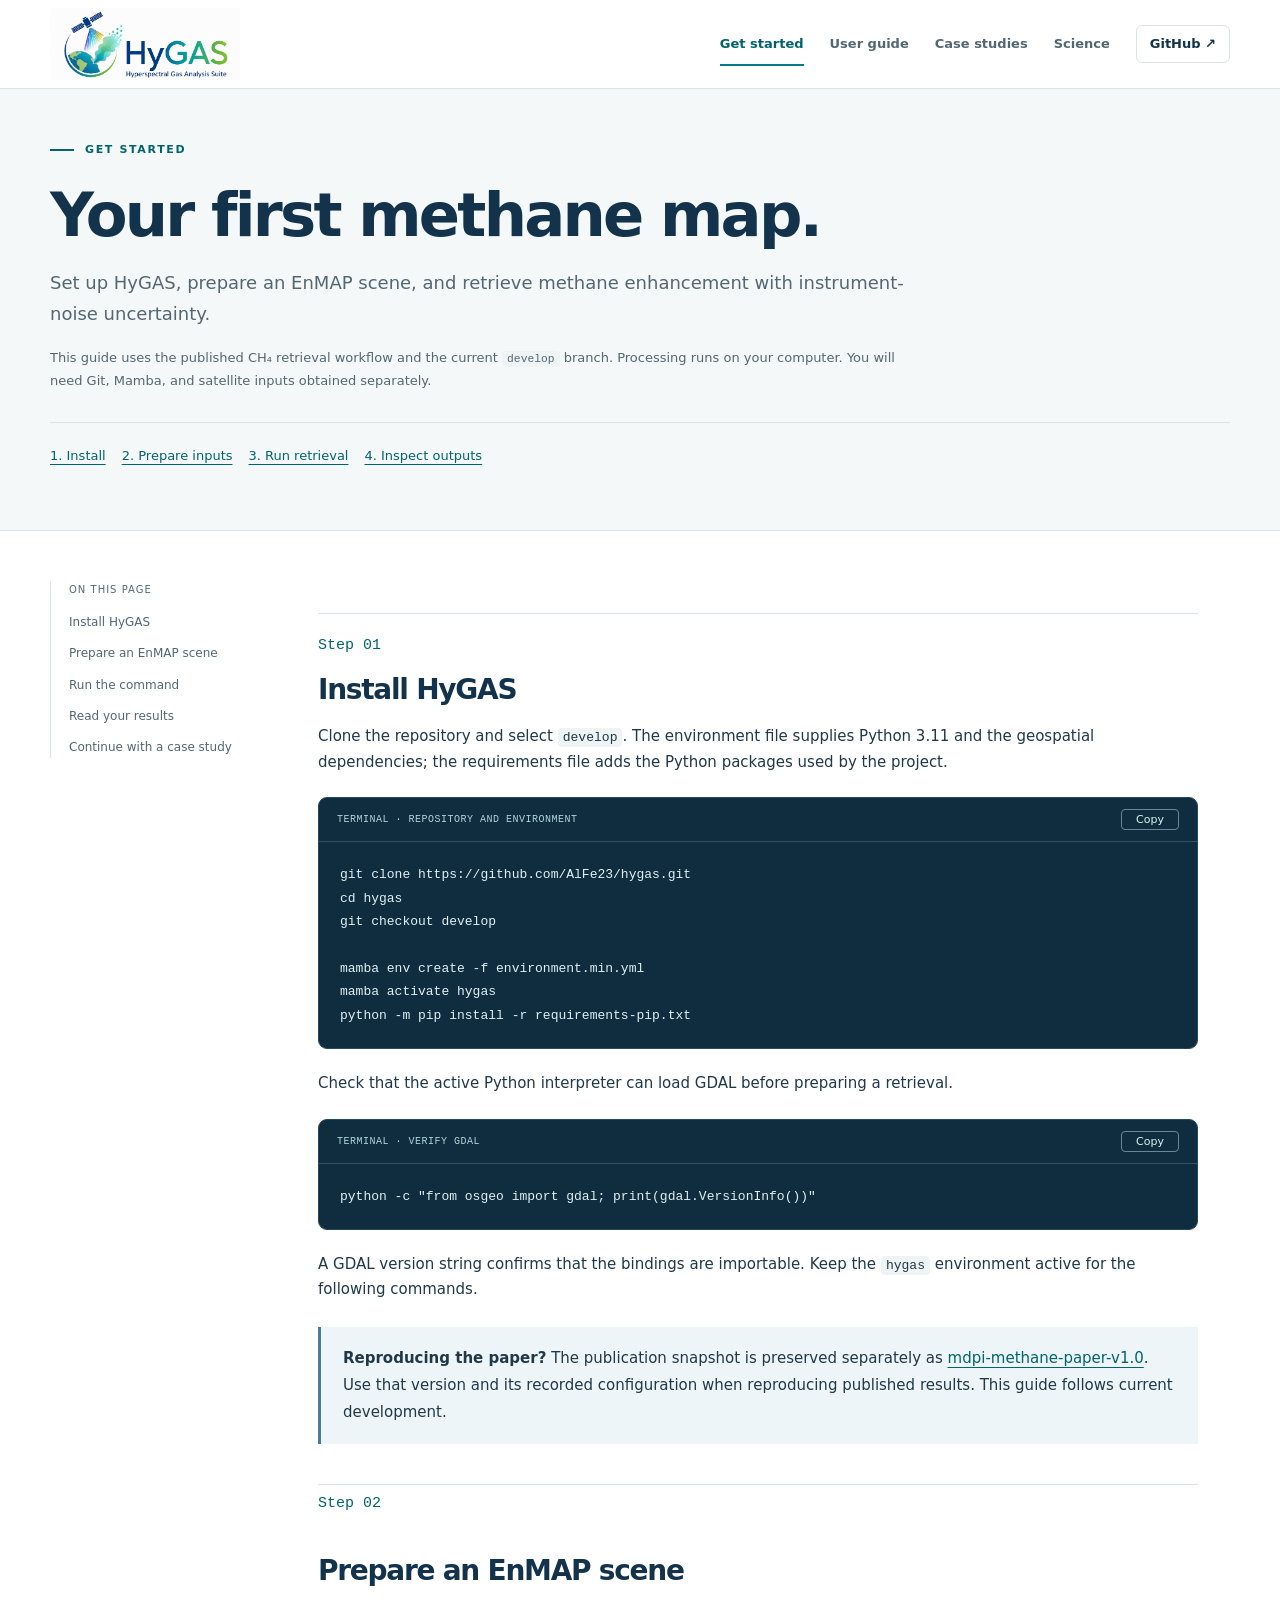
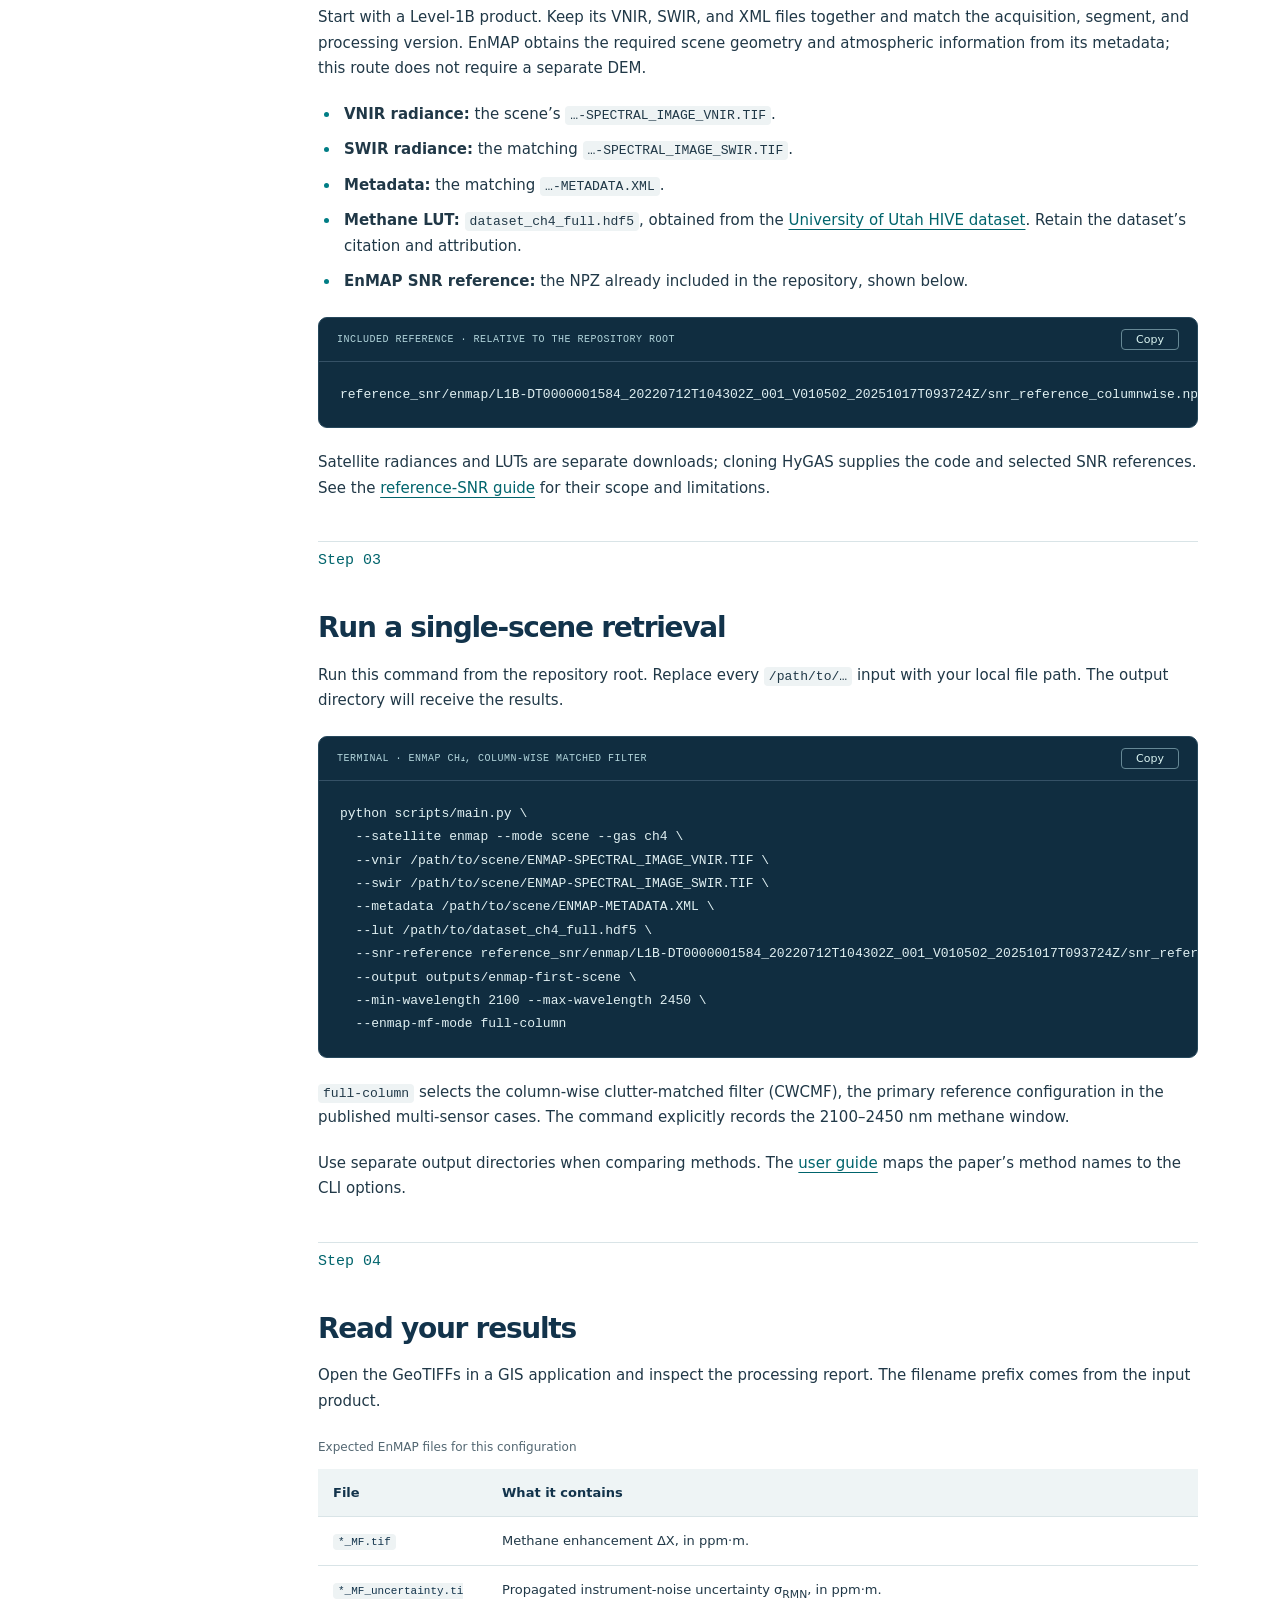
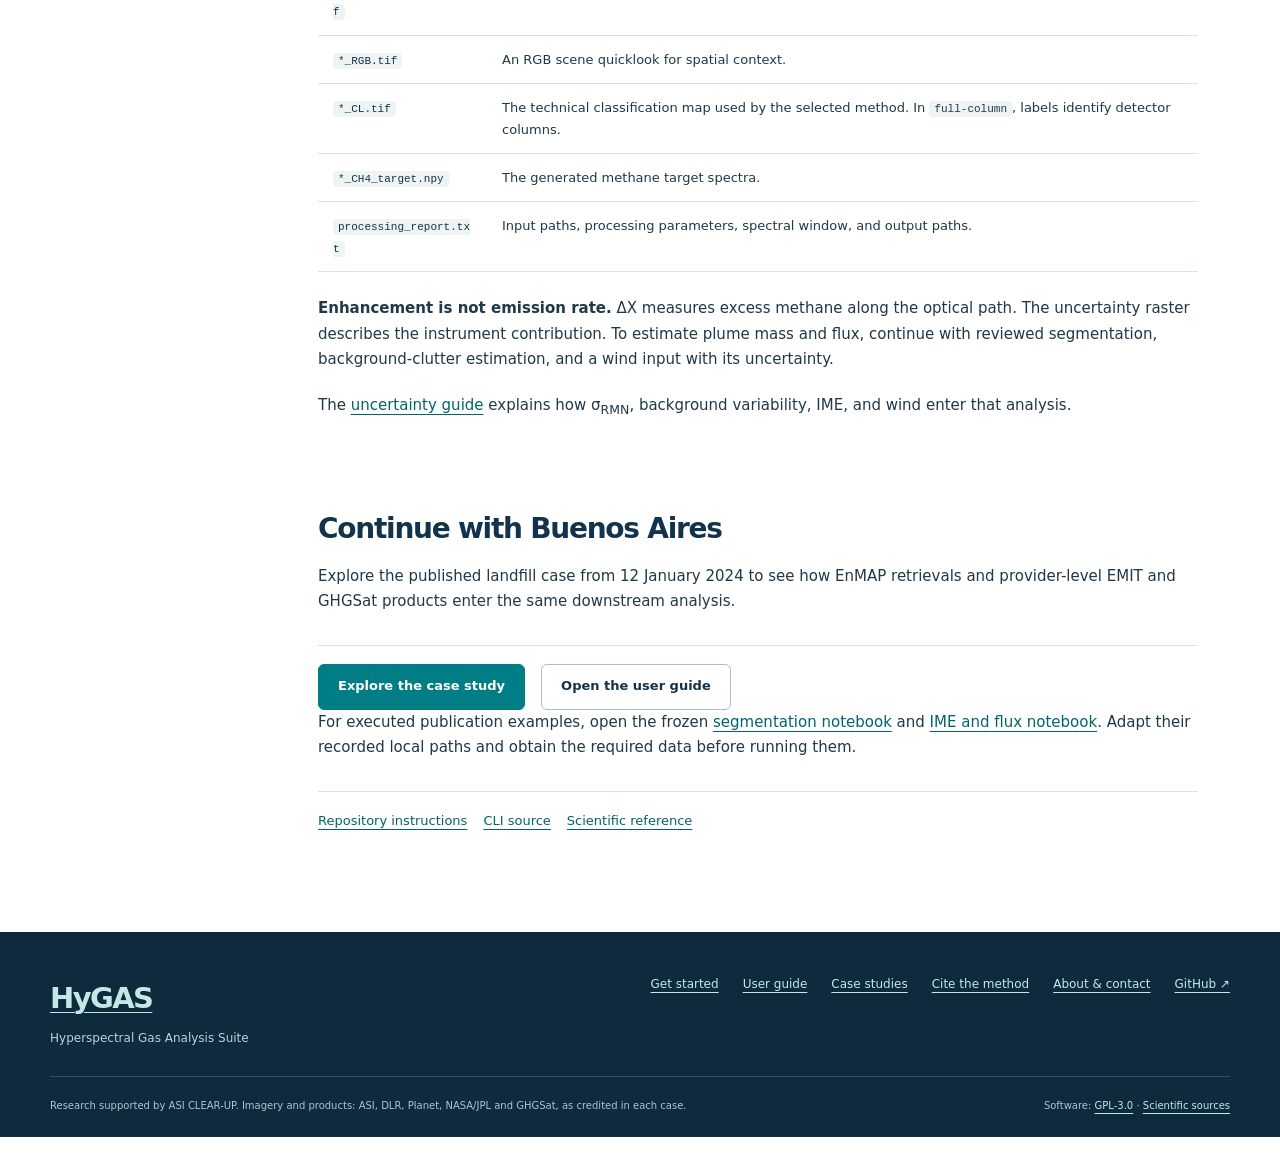
<file: get-started.html>
<!doctype html>
<html lang="en">
<head>
  <meta charset="utf-8">
  <meta name="viewport" content="width=device-width, initial-scale=1">
  <meta name="description" content="Install HyGAS and run your first EnMAP methane retrieval, from input files to enhancement and instrument-noise uncertainty maps.">
  <meta name="theme-color" content="#12334b">
  <meta property="og:type" content="website">
  <meta property="og:title" content="Get started — HyGAS">
  <meta property="og:description" content="Install HyGAS and run your first EnMAP methane retrieval, from input files to enhancement and instrument-noise uncertainty maps.">
  <title>Get started — HyGAS</title>
  <link rel="icon" href="assets/images/favicon.svg" type="image/svg+xml">
  <link rel="stylesheet" href="assets/css/styles.css">
  <script src="assets/js/site.js" defer></script>
</head>
<body>
  <a class="skip-link" href="#main-content">Skip to content</a>
  <header class="site-header" data-menu-open="false">
    <div class="container header-inner">
      <a class="brand" href="index.html" aria-label="HyGAS home"><img src="assets/images/hygas-logo.png" alt="HyGAS — Hyperspectral Gas Analysis Suite" width="1254" height="1254"></a>
      <button class="nav-toggle" type="button" data-nav-toggle aria-expanded="false" aria-controls="site-navigation">Menu <span aria-hidden="true">☰</span></button>
      <nav class="site-nav" id="site-navigation" aria-label="Main navigation">
        <a href="get-started.html" aria-current="page">Get started</a>
<a href="user-guide.html">User guide</a>
<a href="case-studies.html">Case studies</a>
<a href="science.html">Science</a>
        <a class="nav-github" href="https://github.com/AlFe23/hygas">GitHub <span aria-hidden="true">↗</span></a>
      </nav>
    </div>
  </header>
<main id="main-content">
  <section class="page-hero"><div class="container">
    <p class="eyebrow">Get started</p>
    <h1>Your first methane map.</h1>
    <p class="lead">Set up HyGAS, prepare an EnMAP scene, and retrieve methane enhancement with instrument-noise uncertainty.</p>
    <p>This guide uses the published CH₄ retrieval workflow and the current <code>develop</code> branch. Processing runs on your computer. You will need Git, Mamba, and satellite inputs obtained separately.</p>
    <nav aria-label="Quick-start steps">
      <ol class="related-links">
        <li><a href="#install">1. Install</a></li>
        <li><a href="#inputs">2. Prepare inputs</a></li>
        <li><a href="#run">3. Run retrieval</a></li>
        <li><a href="#inspect">4. Inspect outputs</a></li>
      </ol>
    </nav>
  </div></section>

  <div class="container content-grid">
    <aside class="toc" aria-label="On this page">
      <p>On this page</p>
      <nav>
        <a href="#install">Install HyGAS</a>
        <a href="#inputs">Prepare an EnMAP scene</a>
        <a href="#run">Run the command</a>
        <a href="#inspect">Read your results</a>
        <a href="#next">Continue with a case study</a>
      </nav>
    </aside>

    <article class="prose">
      <section class="step" id="install">
        <p class="step-number">Step 01</p>
        <h2>Install HyGAS</h2>
        <p>Clone the repository and select <code>develop</code>. The environment file supplies Python 3.11 and the geospatial dependencies; the requirements file adds the Python packages used by the project.</p>
        <div class="code-block">
          <div class="code-toolbar"><span>Terminal · repository and environment</span><button type="button" class="copy-button" data-copy>Copy</button></div>
          <pre><code>git clone https://github.com/AlFe23/hygas.git
cd hygas
git checkout develop

mamba env create -f environment.min.yml
mamba activate hygas
python -m pip install -r requirements-pip.txt</code></pre>
        </div>
        <p>Check that the active Python interpreter can load GDAL before preparing a retrieval.</p>
        <div class="code-block">
          <div class="code-toolbar"><span>Terminal · verify GDAL</span><button type="button" class="copy-button" data-copy>Copy</button></div>
          <pre><code>python -c "from osgeo import gdal; print(gdal.VersionInfo())"</code></pre>
        </div>
        <p>A GDAL version string confirms that the bindings are importable. Keep the <code>hygas</code> environment active for the following commands.</p>
        <div class="notice notice--note">
          <p><strong>Reproducing the paper?</strong> The publication snapshot is preserved separately as <a href="https://github.com/AlFe23/hygas/releases/tag/mdpi-methane-paper-v1.0">mdpi-methane-paper-v1.0</a>. Use that version and its recorded configuration when reproducing published results. This guide follows current development.</p>
        </div>
      </section>

      <section class="step" id="inputs">
        <p class="step-number">Step 02</p>
        <h2>Prepare an EnMAP scene</h2>
        <p>Start with a Level-1B product. Keep its VNIR, SWIR, and XML files together and match the acquisition, segment, and processing version. EnMAP obtains the required scene geometry and atmospheric information from its metadata; this route does not require a separate DEM.</p>
        <ul class="checklist">
          <li><strong>VNIR radiance:</strong> the scene’s <code>…-SPECTRAL_IMAGE_VNIR.TIF</code>.</li>
          <li><strong>SWIR radiance:</strong> the matching <code>…-SPECTRAL_IMAGE_SWIR.TIF</code>.</li>
          <li><strong>Metadata:</strong> the matching <code>…-METADATA.XML</code>.</li>
          <li><strong>Methane LUT:</strong> <code>dataset_ch4_full.hdf5</code>, obtained from the <a href="https://hive.utah.edu/concern/datasets/9w0323039">University of Utah HIVE dataset</a>. Retain the dataset’s citation and attribution.</li>
          <li><strong>EnMAP SNR reference:</strong> the NPZ already included in the repository, shown below.</li>
        </ul>
        <div class="code-block">
          <div class="code-toolbar"><span>Included reference · relative to the repository root</span><button type="button" class="copy-button" data-copy>Copy</button></div>
          <pre><code>reference_snr/enmap/L1B-DT0000001584_20220712T104302Z_001_V010502_20251017T093724Z/snr_reference_columnwise.npz</code></pre>
        </div>
        <p>Satellite radiances and LUTs are separate downloads; cloning HyGAS supplies the code and selected SNR references. See the <a href="user-guide.html#reference-snr">reference-SNR guide</a> for their scope and limitations.</p>
      </section>

      <section class="step" id="run">
        <p class="step-number">Step 03</p>
        <h2>Run a single-scene retrieval</h2>
        <p>Run this command from the repository root. Replace every <code>/path/to/…</code> input with your local file path. The output directory will receive the results.</p>
        <div class="code-block">
          <div class="code-toolbar"><span>Terminal · EnMAP CH₄, column-wise matched filter</span><button type="button" class="copy-button" data-copy>Copy</button></div>
          <pre><code>python scripts/main.py \
  --satellite enmap --mode scene --gas ch4 \
  --vnir /path/to/scene/ENMAP-SPECTRAL_IMAGE_VNIR.TIF \
  --swir /path/to/scene/ENMAP-SPECTRAL_IMAGE_SWIR.TIF \
  --metadata /path/to/scene/ENMAP-METADATA.XML \
  --lut /path/to/dataset_ch4_full.hdf5 \
  --snr-reference reference_snr/enmap/L1B-DT0000001584_20220712T104302Z_001_V010502_20251017T093724Z/snr_reference_columnwise.npz \
  --output outputs/enmap-first-scene \
  --min-wavelength 2100 --max-wavelength 2450 \
  --enmap-mf-mode full-column</code></pre>
        </div>
        <p><code>full-column</code> selects the column-wise clutter-matched filter (CWCMF), the primary reference configuration in the published multi-sensor cases. The command explicitly records the 2100–2450 nm methane window.</p>
        <p>Use separate output directories when comparing methods. The <a href="user-guide.html#matched-filter">user guide</a> maps the paper’s method names to the CLI options.</p>
      </section>

      <section class="step" id="inspect">
        <p class="step-number">Step 04</p>
        <h2>Read your results</h2>
        <p>Open the GeoTIFFs in a GIS application and inspect the processing report. The filename prefix comes from the input product.</p>
        <div class="table-wrap">
          <table class="data-table">
            <caption>Expected EnMAP files for this configuration</caption>
            <thead><tr><th scope="col">File</th><th scope="col">What it contains</th></tr></thead>
            <tbody>
              <tr><td><code>*_MF.tif</code></td><td>Methane enhancement ΔX, in ppm·m.</td></tr>
              <tr><td><code>*_MF_uncertainty.tif</code></td><td>Propagated instrument-noise uncertainty σ<sub>RMN</sub>, in ppm·m.</td></tr>
              <tr><td><code>*_RGB.tif</code></td><td>An RGB scene quicklook for spatial context.</td></tr>
              <tr><td><code>*_CL.tif</code></td><td>The technical classification map used by the selected method. In <code>full-column</code>, labels identify detector columns.</td></tr>
              <tr><td><code>*_CH4_target.npy</code></td><td>The generated methane target spectra.</td></tr>
              <tr><td><code>processing_report.txt</code></td><td>Input paths, processing parameters, spectral window, and output paths.</td></tr>
            </tbody>
          </table>
        </div>
        <p><strong>Enhancement is not emission rate.</strong> ΔX measures excess methane along the optical path. The uncertainty raster describes the instrument contribution. To estimate plume mass and flux, continue with reviewed segmentation, background-clutter estimation, and a wind input with its uncertainty.</p>
        <p>The <a href="user-guide.html#uncertainty">uncertainty guide</a> explains how σ<sub>RMN</sub>, background variability, IME, and wind enter that analysis.</p>
      </section>

      <section id="next">
        <h2>Continue with Buenos Aires</h2>
        <p>Explore the published landfill case from 12 January 2024 to see how EnMAP retrievals and provider-level EMIT and GHGSat products enter the same downstream analysis.</p>
        <div class="related-links">
          <a class="button" href="case-studies.html?case=buenos-aires-2024-01-12">Explore the case study</a>
          <a class="button button--secondary" href="user-guide.html">Open the user guide</a>
        </div>
        <p>For executed publication examples, open the frozen <a href="https://github.com/AlFe23/hygas/blob/5b98cdcdce52c7d4d27f6260410ceae48d9bb407/notebooks/BA_plume_detection_scaled.ipynb">segmentation notebook</a> and <a href="https://github.com/AlFe23/hygas/blob/5b98cdcdce52c7d4d27f6260410ceae48d9bb407/notebooks/BA_plume_analysis_enmap_ghgsat_emit.ipynb">IME and flux notebook</a>. Adapt their recorded local paths and obtain the required data before running them.</p>
        <p class="related-links"><a href="https://github.com/AlFe23/hygas/blob/develop/README.md">Repository instructions</a><a href="https://github.com/AlFe23/hygas/blob/develop/scripts/main.py">CLI source</a><a href="science.html">Scientific reference</a></p>
      </section>
    </article>
  </div>
</main>

  <footer class="site-footer">
    <div class="container">
      <div class="footer-top">
        <div class="footer-brand"><a class="footer-wordmark" href="index.html">HyGAS</a><p>Hyperspectral Gas Analysis Suite</p></div>
        <nav class="footer-links" aria-label="Footer navigation"><a href="get-started.html">Get started</a><a href="user-guide.html">User guide</a><a href="case-studies.html">Case studies</a><a href="science.html#cite">Cite the method</a><a href="science.html#about">About & contact</a><a href="https://github.com/AlFe23/hygas">GitHub ↗</a></nav>
      </div>
      <div class="footer-bottom"><p>Research supported by ASI CLEAR-UP. Imagery and products: ASI, DLR, Planet, NASA/JPL and GHGSat, as credited in each case.</p><p>Software: <a href="https://github.com/AlFe23/hygas/blob/develop/LICENSE">GPL-3.0</a> · <a href="science.html#paper">Scientific sources</a></p></div>
    </div>
  </footer>
  <div class="visually-hidden" id="copy-feedback" role="status" aria-live="polite"></div>
  <dialog class="image-dialog" id="image-dialog" aria-labelledby="dialog-title">
    <div class="dialog-toolbar"><p id="dialog-title">Scientific figure</p><button type="button" class="dialog-close" data-close-dialog aria-label="Close enlarged figure">Close ×</button></div>
    <div class="dialog-body"><img id="dialog-image" alt=""></div>
  </dialog>
</body>
</html>
</file>
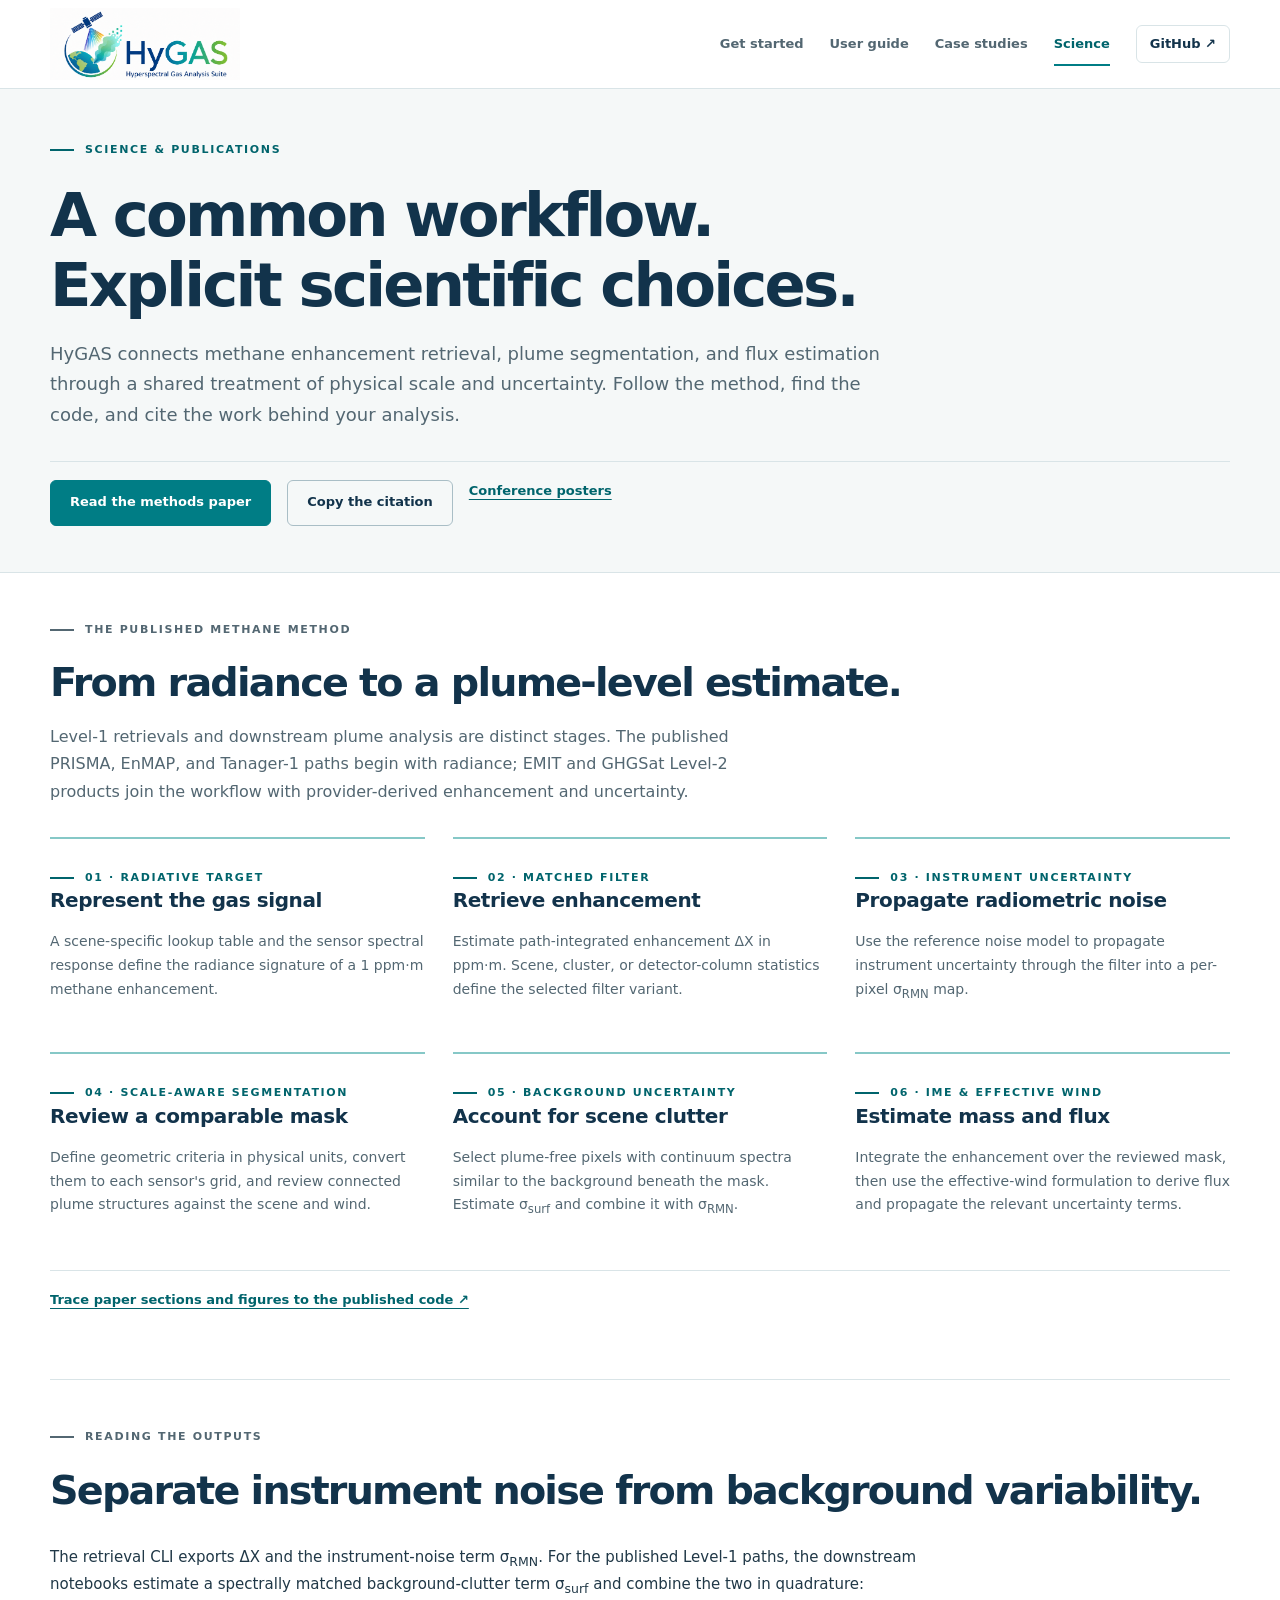
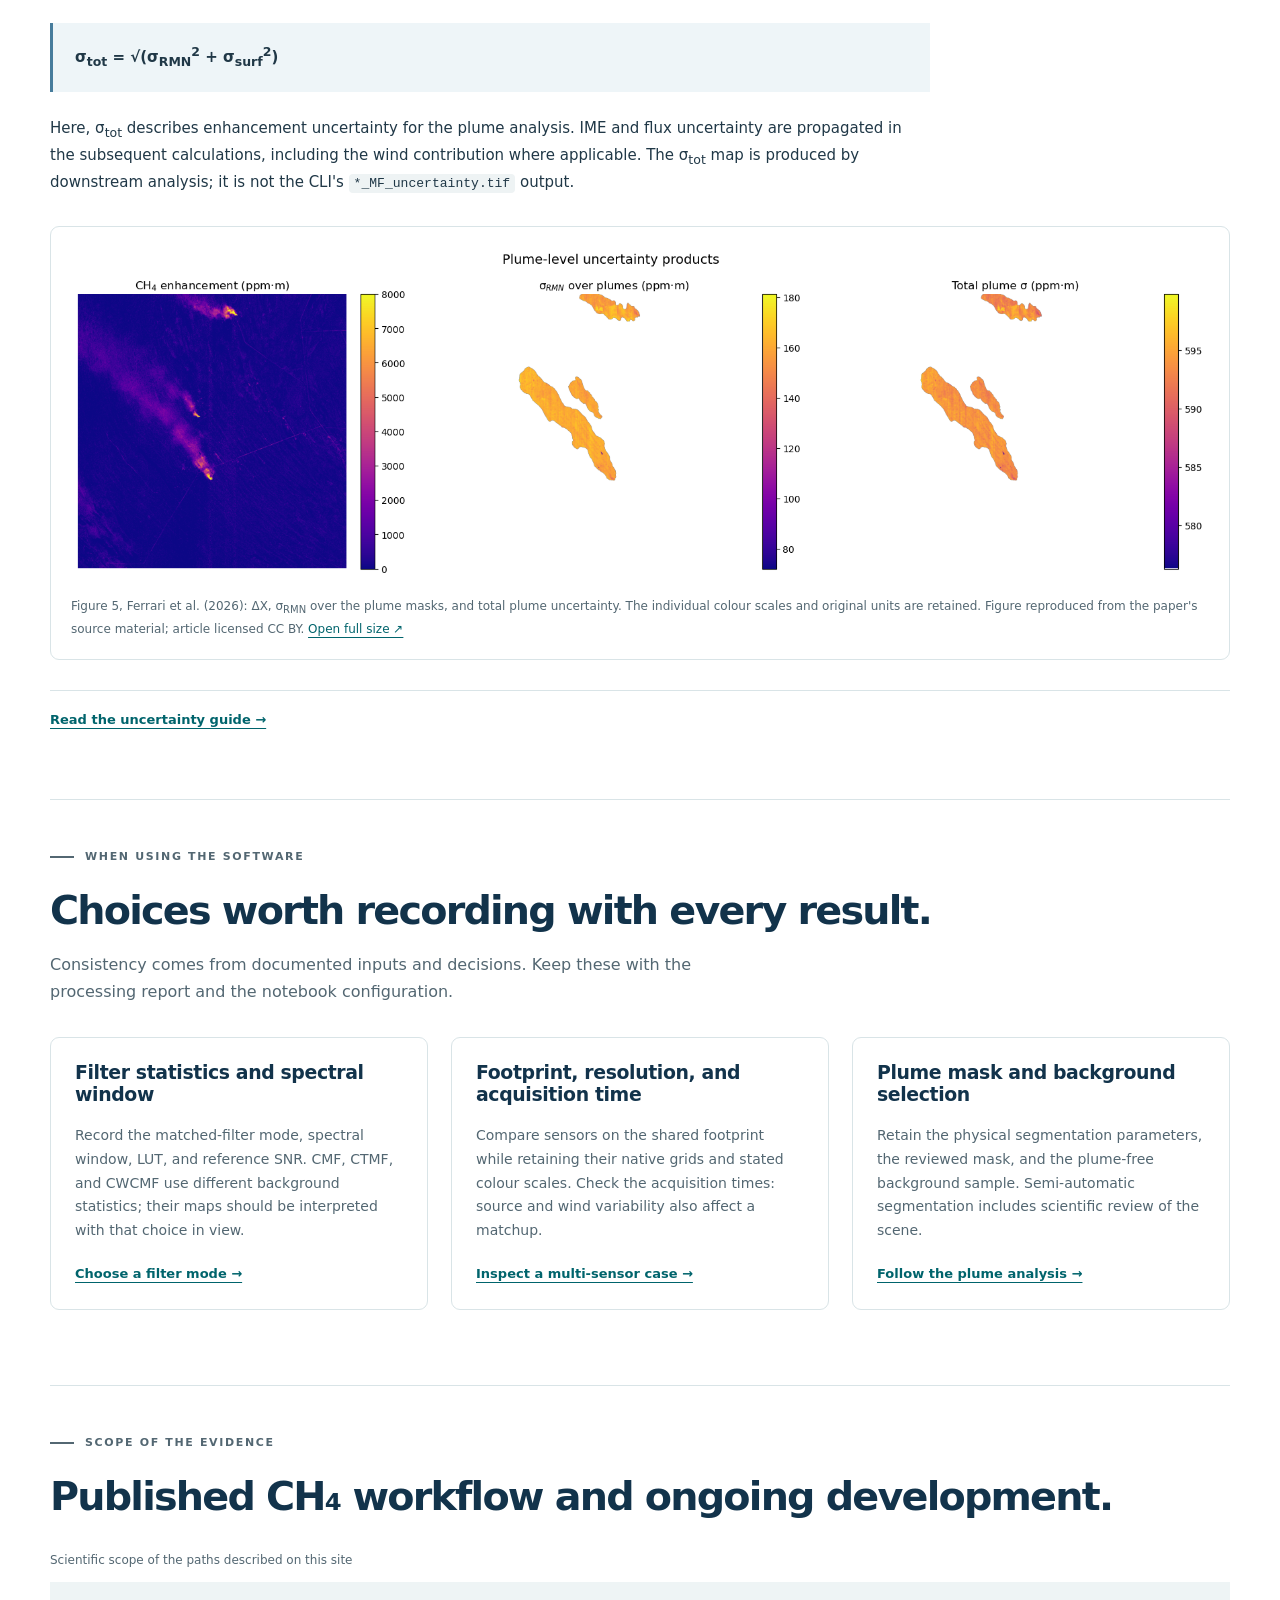
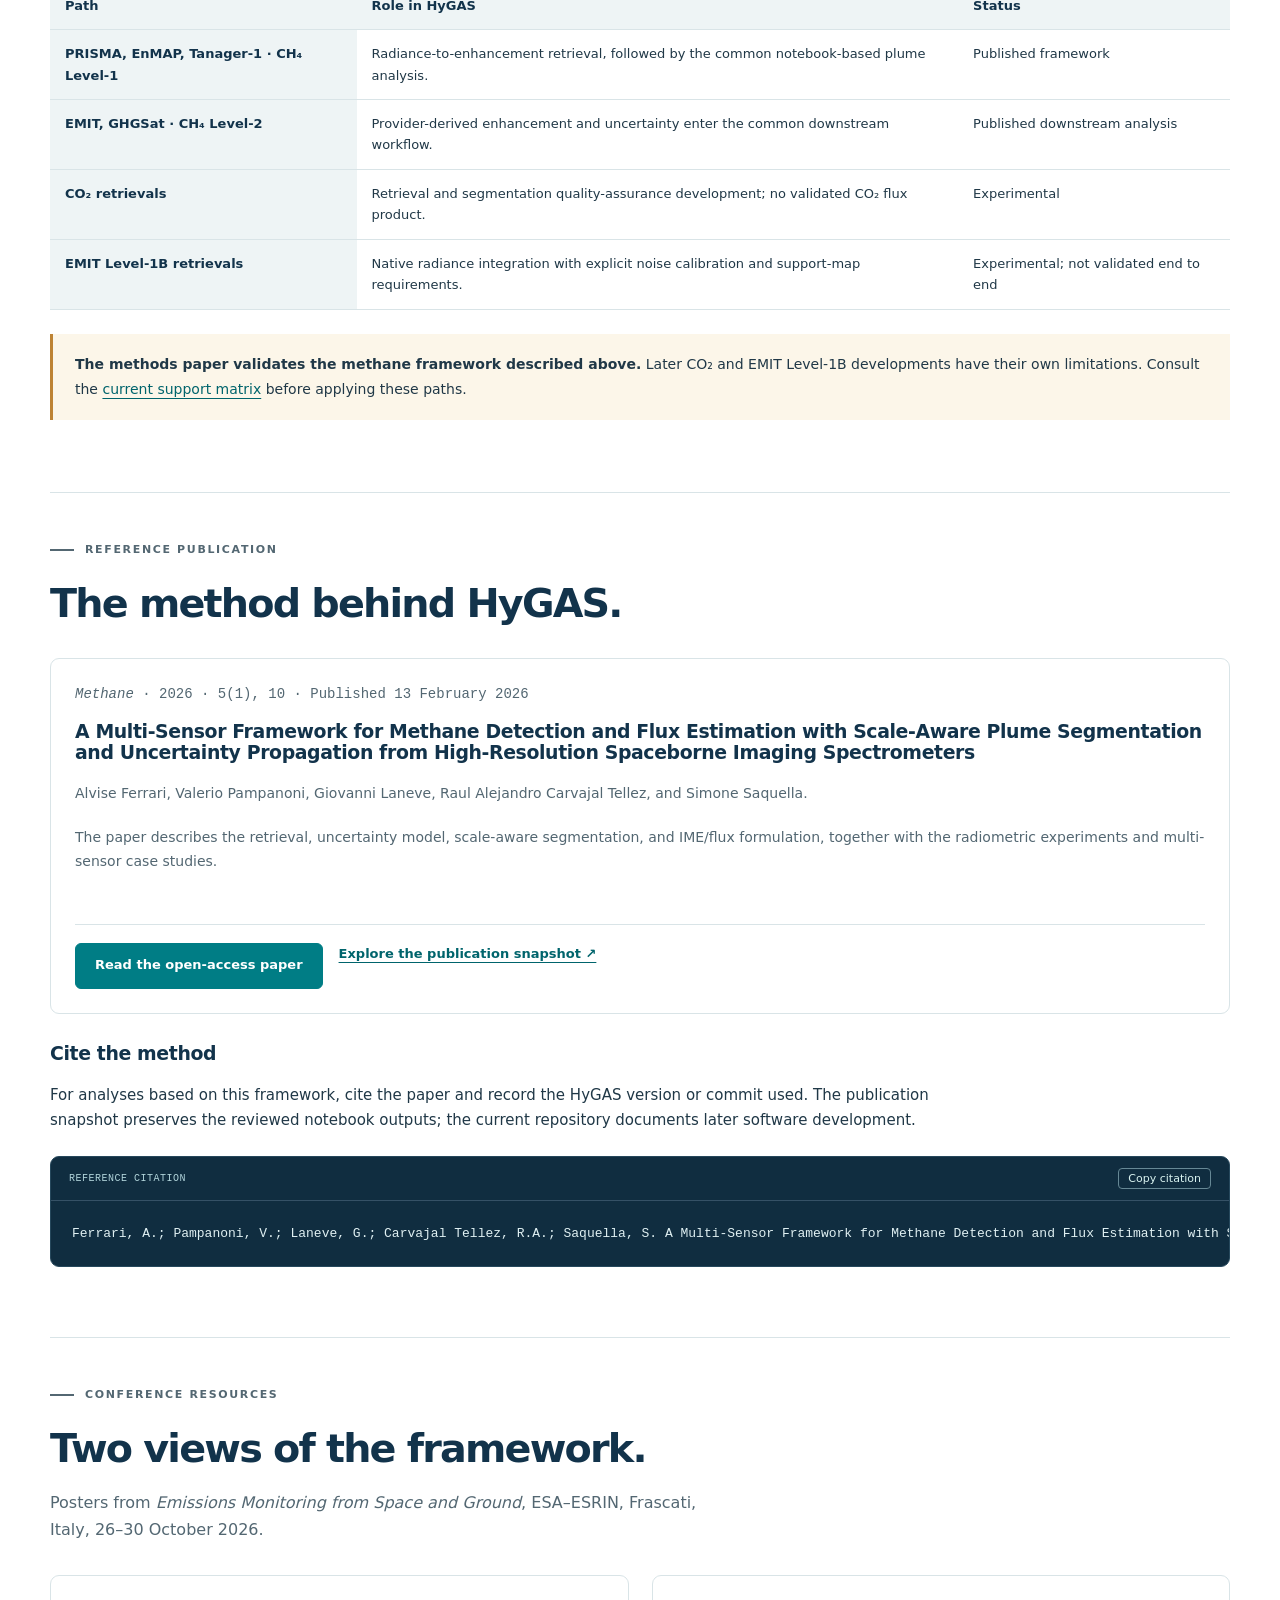
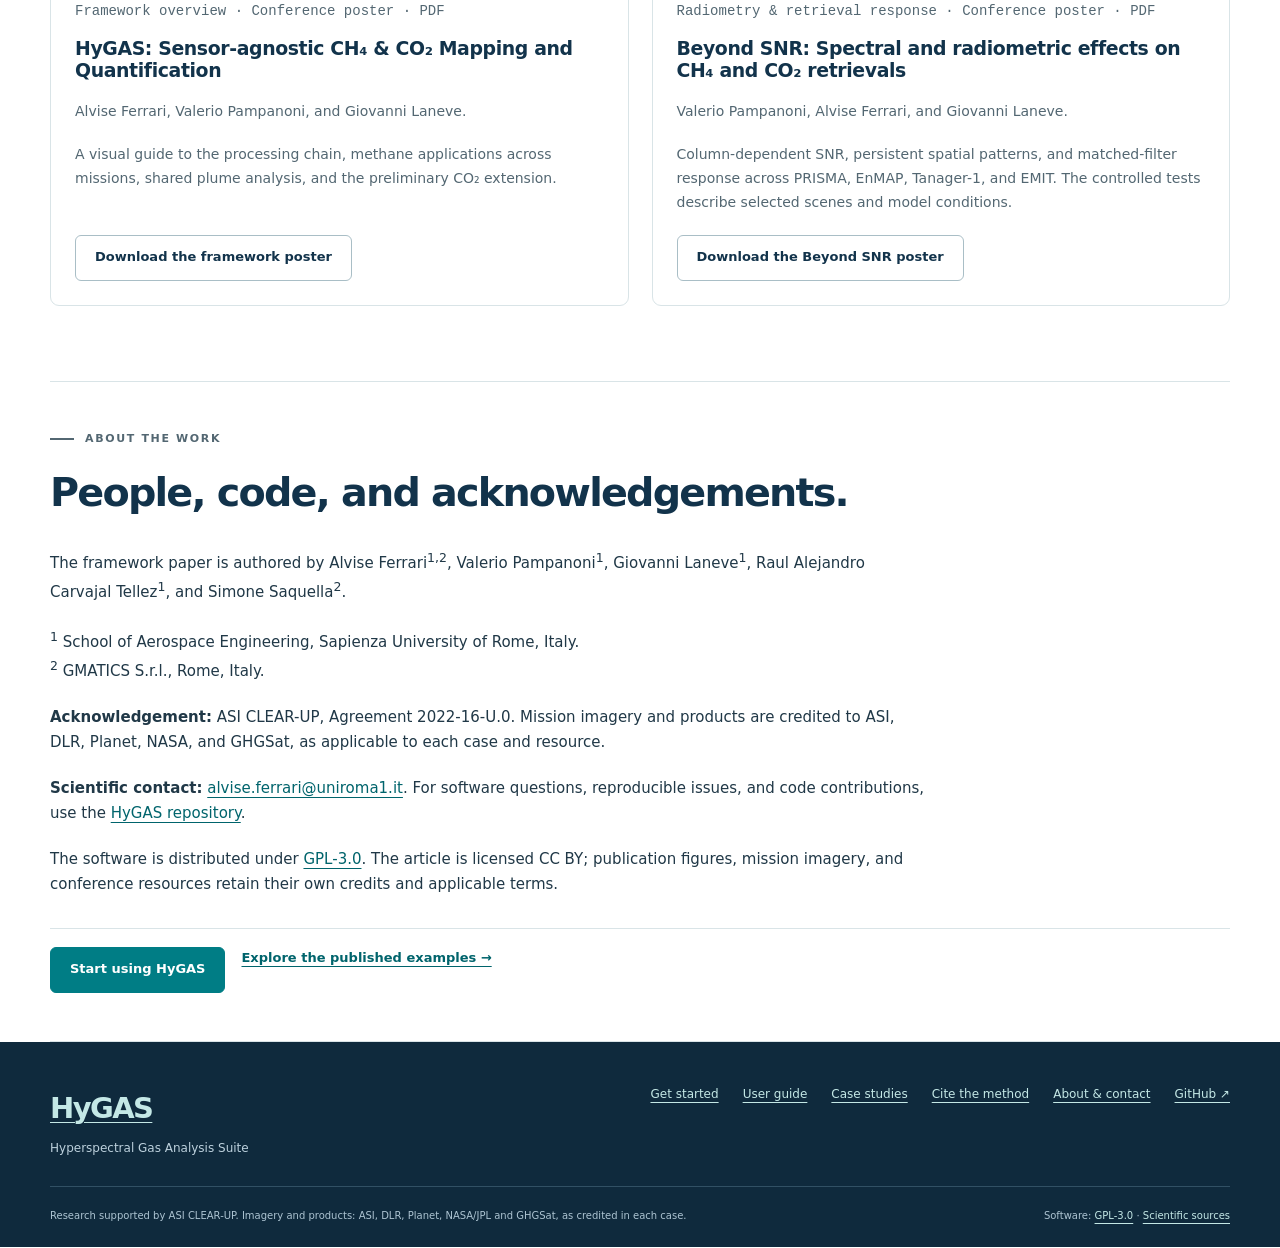
<file: science.html>
<!doctype html>
<html lang="en">
<head>
  <meta charset="utf-8">
  <meta name="viewport" content="width=device-width, initial-scale=1">
  <meta name="description" content="The scientific method, reference paper, uncertainty model, conference posters, authors and citation behind HyGAS.">
  <meta name="theme-color" content="#12334b">
  <meta property="og:type" content="website">
  <meta property="og:title" content="Science &amp; publications — HyGAS">
  <meta property="og:description" content="The scientific method, reference paper, uncertainty model, conference posters, authors and citation behind HyGAS.">
  <title>Science &amp; publications — HyGAS</title>
  <link rel="icon" href="assets/images/favicon.svg" type="image/svg+xml">
  <link rel="stylesheet" href="assets/css/styles.css">
  <script src="assets/js/site.js" defer></script>
</head>
<body>
  <a class="skip-link" href="#main-content">Skip to content</a>
  <header class="site-header" data-menu-open="false">
    <div class="container header-inner">
      <a class="brand" href="index.html" aria-label="HyGAS home"><img src="assets/images/hygas-logo.png" alt="HyGAS — Hyperspectral Gas Analysis Suite" width="1254" height="1254"></a>
      <button class="nav-toggle" type="button" data-nav-toggle aria-expanded="false" aria-controls="site-navigation">Menu <span aria-hidden="true">☰</span></button>
      <nav class="site-nav" id="site-navigation" aria-label="Main navigation">
        <a href="get-started.html">Get started</a>
<a href="user-guide.html">User guide</a>
<a href="case-studies.html">Case studies</a>
<a href="science.html" aria-current="page">Science</a>
        <a class="nav-github" href="https://github.com/AlFe23/hygas">GitHub <span aria-hidden="true">↗</span></a>
      </nav>
    </div>
  </header>
<main id="main-content">
  <header class="page-hero"><div class="container">
    <p class="eyebrow">Science &amp; publications</p>
    <h1>A common workflow.<br>Explicit scientific choices.</h1>
    <p class="lead">HyGAS connects methane enhancement retrieval, plume segmentation, and flux estimation through a shared treatment of physical scale and uncertainty. Follow the method, find the code, and cite the work behind your analysis.</p>
    <div class="related-links">
      <a class="button" href="https://doi.org/10.3390/methane5010010">Read the methods paper</a>
      <a class="button button--secondary" href="#cite">Copy the citation</a>
      <a class="text-link" href="#resources">Conference posters</a>
    </div>
  </div></header>

  <section class="container science-section" id="method" aria-labelledby="method-title">
    <div class="section-heading">
      <p class="eyebrow">The published methane method</p>
      <h2 id="method-title">From radiance to a plume-level estimate.</h2>
      <p>Level-1 retrievals and downstream plume analysis are distinct stages. The published PRISMA, EnMAP, and Tanager-1 paths begin with radiance; EMIT and GHGSat Level-2 products join the workflow with provider-derived enhancement and uncertainty.</p>
    </div>
    <ol class="workflow-diagram" aria-label="Six stages of the HyGAS methane workflow">
      <li class="workflow-step">
        <span class="eyebrow">01 · Radiative target</span>
        <h3>Represent the gas signal</h3>
        <p>A scene-specific lookup table and the sensor spectral response define the radiance signature of a 1 ppm·m methane enhancement.</p>
      </li>
      <li class="workflow-step">
        <span class="eyebrow">02 · Matched filter</span>
        <h3>Retrieve enhancement</h3>
        <p>Estimate path-integrated enhancement ΔX in ppm·m. Scene, cluster, or detector-column statistics define the selected filter variant.</p>
      </li>
      <li class="workflow-step">
        <span class="eyebrow">03 · Instrument uncertainty</span>
        <h3>Propagate radiometric noise</h3>
        <p>Use the reference noise model to propagate instrument uncertainty through the filter into a per-pixel σ<sub>RMN</sub> map.</p>
      </li>
      <li class="workflow-step">
        <span class="eyebrow">04 · Scale-aware segmentation</span>
        <h3>Review a comparable mask</h3>
        <p>Define geometric criteria in physical units, convert them to each sensor's grid, and review connected plume structures against the scene and wind.</p>
      </li>
      <li class="workflow-step">
        <span class="eyebrow">05 · Background uncertainty</span>
        <h3>Account for scene clutter</h3>
        <p>Select plume-free pixels with continuum spectra similar to the background beneath the mask. Estimate σ<sub>surf</sub> and combine it with σ<sub>RMN</sub>.</p>
      </li>
      <li class="workflow-step">
        <span class="eyebrow">06 · IME &amp; effective wind</span>
        <h3>Estimate mass and flux</h3>
        <p>Integrate the enhancement over the reviewed mask, then use the effective-wind formulation to derive flux and propagate the relevant uncertainty terms.</p>
      </li>
    </ol>
    <p class="related-links"><a class="text-link" href="https://github.com/AlFe23/hygas/blob/5b98cdcdce52c7d4d27f6260410ceae48d9bb407/docs/paper-notebook-map.md">Trace paper sections and figures to the published code ↗</a></p>
  </section>

  <section class="container science-section" id="uncertainty" aria-labelledby="uncertainty-title">
    <div class="section-heading">
      <p class="eyebrow">Reading the outputs</p>
      <h2 id="uncertainty-title">Separate instrument noise from background variability.</h2>
    </div>
    <div class="prose">
      <p>The retrieval CLI exports ΔX and the instrument-noise term σ<sub>RMN</sub>. For the published Level-1 paths, the downstream notebooks estimate a spectrally matched background-clutter term σ<sub>surf</sub> and combine the two in quadrature:</p>
      <p class="notice notice--note" aria-label="Total enhancement uncertainty equals the square root of instrument-noise uncertainty squared plus background-clutter uncertainty squared"><strong>σ<sub>tot</sub> = √(σ<sub>RMN</sub><sup>2</sup> + σ<sub>surf</sub><sup>2</sup>)</strong></p>
      <p>Here, σ<sub>tot</sub> describes enhancement uncertainty for the plume analysis. IME and flux uncertainty are propagated in the subsequent calculations, including the wind contribution where applicable. The σ<sub>tot</sub> map is produced by downstream analysis; it is not the CLI's <code>*_MF_uncertainty.tif</code> output.</p>
    </div>
    <figure class="figure">
      <a href="assets/images/plume-uncertainty.png" aria-label="Open the full-size enhancement and uncertainty figure" data-lightbox="Scientific figure">
        <img src="assets/images/plume-uncertainty.png" alt="Three panels from the methods paper: methane enhancement in ppm·m, instrument-noise uncertainty over the plume masks, and total plume uncertainty after background-clutter analysis. Each panel has its own colour scale." loading="lazy" width="1694" height="498">
      </a>
      <figcaption class="figure-caption">Figure 5, Ferrari et al. (2026): ΔX, σ<sub>RMN</sub> over the plume masks, and total plume uncertainty. The individual colour scales and original units are retained. Figure reproduced from the paper's source material; article licensed CC BY. <a href="assets/images/plume-uncertainty.png" data-lightbox="Scientific figure">Open full size ↗</a></figcaption>
    </figure>
    <p class="related-links"><a class="text-link" href="user-guide.html#uncertainty">Read the uncertainty guide →</a></p>
  </section>

  <section class="container science-section" id="scientific-choices" aria-labelledby="choices-title">
    <div class="section-heading">
      <p class="eyebrow">When using the software</p>
      <h2 id="choices-title">Choices worth recording with every result.</h2>
      <p>Consistency comes from documented inputs and decisions. Keep these with the processing report and the notebook configuration.</p>
    </div>
    <div class="resource-grid">
      <article class="resource-card">
        <h3>Filter statistics and spectral window</h3>
        <p>Record the matched-filter mode, spectral window, LUT, and reference SNR. CMF, CTMF, and CWCMF use different background statistics; their maps should be interpreted with that choice in view.</p>
        <a class="text-link" href="user-guide.html#matched-filter">Choose a filter mode →</a>
      </article>
      <article class="resource-card">
        <h3>Footprint, resolution, and acquisition time</h3>
        <p>Compare sensors on the shared footprint while retaining their native grids and stated colour scales. Check the acquisition times: source and wind variability also affect a matchup.</p>
        <a class="text-link" href="case-studies.html?case=turkmenistan-2024-09-11">Inspect a multi-sensor case →</a>
      </article>
      <article class="resource-card">
        <h3>Plume mask and background selection</h3>
        <p>Retain the physical segmentation parameters, the reviewed mask, and the plume-free background sample. Semi-automatic segmentation includes scientific review of the scene.</p>
        <a class="text-link" href="user-guide.html#plume-analysis">Follow the plume analysis →</a>
      </article>
    </div>
  </section>

  <section class="container science-section" id="scope" aria-labelledby="scope-title">
    <div class="section-heading">
      <p class="eyebrow">Scope of the evidence</p>
      <h2 id="scope-title">Published CH₄ workflow and ongoing development.</h2>
    </div>
    <div class="table-wrap">
      <table class="data-table">
        <caption>Scientific scope of the paths described on this site</caption>
        <thead><tr><th scope="col">Path</th><th scope="col">Role in HyGAS</th><th scope="col">Status</th></tr></thead>
        <tbody>
          <tr><th scope="row">PRISMA, EnMAP, Tanager-1 · CH₄ Level-1</th><td>Radiance-to-enhancement retrieval, followed by the common notebook-based plume analysis.</td><td>Published framework</td></tr>
          <tr><th scope="row">EMIT, GHGSat · CH₄ Level-2</th><td>Provider-derived enhancement and uncertainty enter the common downstream workflow.</td><td>Published downstream analysis</td></tr>
          <tr><th scope="row">CO₂ retrievals</th><td>Retrieval and segmentation quality-assurance development; no validated CO₂ flux product.</td><td>Experimental</td></tr>
          <tr><th scope="row">EMIT Level-1B retrievals</th><td>Native radiance integration with explicit noise calibration and support-map requirements.</td><td>Experimental; not validated end to end</td></tr>
        </tbody>
      </table>
    </div>
    <div class="notice notice--experimental"><p><strong>The methods paper validates the methane framework described above.</strong> Later CO₂ and EMIT Level-1B developments have their own limitations. Consult the <a href="https://github.com/AlFe23/hygas#what-hygas-supports">current support matrix</a> before applying these paths.</p></div>
  </section>

  <section class="container science-section" id="paper" aria-labelledby="paper-title">
    <div class="section-heading">
      <p class="eyebrow">Reference publication</p>
      <h2 id="paper-title">The method behind HyGAS.</h2>
    </div>
    <article class="resource-card">
      <p class="resource-meta"><em>Methane</em> · 2026 · 5(1), 10 · Published 13 February 2026</p>
      <h3>A Multi-Sensor Framework for Methane Detection and Flux Estimation with Scale-Aware Plume Segmentation and Uncertainty Propagation from High-Resolution Spaceborne Imaging Spectrometers</h3>
      <p>Alvise Ferrari, Valerio Pampanoni, Giovanni Laneve, Raul Alejandro Carvajal Tellez, and Simone Saquella.</p>
      <p>The paper describes the retrieval, uncertainty model, scale-aware segmentation, and IME/flux formulation, together with the radiometric experiments and multi-sensor case studies.</p>
      <div class="related-links"><a class="button" href="https://doi.org/10.3390/methane5010010">Read the open-access paper</a><a class="text-link" href="https://github.com/AlFe23/hygas/tree/5b98cdcdce52c7d4d27f6260410ceae48d9bb407">Explore the publication snapshot ↗</a></div>
    </article>
    <div id="cite" class="prose">
      <h3>Cite the method</h3>
      <p>For analyses based on this framework, cite the paper and record the HyGAS version or commit used. The publication snapshot preserves the reviewed notebook outputs; the current repository documents later software development.</p>
    </div>
    <div class="code-block">
      <div class="code-toolbar"><span>Reference citation</span><button type="button" class="copy-button" data-copy>Copy citation</button></div>
      <pre><code>Ferrari, A.; Pampanoni, V.; Laneve, G.; Carvajal Tellez, R.A.; Saquella, S. A Multi-Sensor Framework for Methane Detection and Flux Estimation with Scale-Aware Plume Segmentation and Uncertainty Propagation from High-Resolution Spaceborne Imaging Spectrometers. Methane 2026, 5(1), 10. https://doi.org/10.3390/methane5010010</code></pre>
    </div>
  </section>

  <section class="container science-section" id="resources" aria-labelledby="resources-title">
    <div class="section-heading">
      <p class="eyebrow">Conference resources</p>
      <h2 id="resources-title">Two views of the framework.</h2>
      <p>Posters from <em>Emissions Monitoring from Space and Ground</em>, ESA–ESRIN, Frascati, Italy, 26–30 October 2026.</p>
    </div>
    <div class="resource-grid">
      <article class="resource-card">
        <p class="resource-meta">Framework overview · Conference poster · PDF</p>
        <h3>HyGAS: Sensor-agnostic CH₄ &amp; CO₂ Mapping and Quantification</h3>
        <p>Alvise Ferrari, Valerio Pampanoni, and Giovanni Laneve.</p>
        <p>A visual guide to the processing chain, methane applications across missions, shared plume analysis, and the preliminary CO₂ extension.</p>
        <a class="button button--secondary" href="assets/downloads/hygas-esrin-2026-framework.pdf" download>Download the framework poster</a>
      </article>
      <article class="resource-card">
        <p class="resource-meta">Radiometry &amp; retrieval response · Conference poster · PDF</p>
        <h3>Beyond SNR: Spectral and radiometric effects on CH₄ and CO₂ retrievals</h3>
        <p>Valerio Pampanoni, Alvise Ferrari, and Giovanni Laneve.</p>
        <p>Column-dependent SNR, persistent spatial patterns, and matched-filter response across PRISMA, EnMAP, Tanager-1, and EMIT. The controlled tests describe selected scenes and model conditions.</p>
        <a class="button button--secondary" href="assets/downloads/hygas-esrin-2026-beyond-snr.pdf" download>Download the Beyond SNR poster</a>
      </article>
    </div>
  </section>

  <section class="container science-section" id="about" aria-labelledby="about-title">
    <div class="section-heading">
      <p class="eyebrow">About the work</p>
      <h2 id="about-title">People, code, and acknowledgements.</h2>
    </div>
    <div class="prose">
      <p>The framework paper is authored by Alvise Ferrari<sup>1,2</sup>, Valerio Pampanoni<sup>1</sup>, Giovanni Laneve<sup>1</sup>, Raul Alejandro Carvajal Tellez<sup>1</sup>, and Simone Saquella<sup>2</sup>.</p>
      <p><sup>1</sup> School of Aerospace Engineering, Sapienza University of Rome, Italy.<br><sup>2</sup> GMATICS S.r.l., Rome, Italy.</p>
      <p><strong>Acknowledgement:</strong> ASI CLEAR-UP, Agreement 2022-16-U.0. Mission imagery and products are credited to ASI, DLR, Planet, NASA, and GHGSat, as applicable to each case and resource.</p>
      <p><strong>Scientific contact:</strong> <a href="mailto:alvise.ferrari@uniroma1.it">alvise.ferrari@uniroma1.it</a>. For software questions, reproducible issues, and code contributions, use the <a href="https://github.com/AlFe23/hygas">HyGAS repository</a>.</p>
      <p>The software is distributed under <a href="https://github.com/AlFe23/hygas/blob/develop/LICENSE">GPL-3.0</a>. The article is licensed CC BY; publication figures, mission imagery, and conference resources retain their own credits and applicable terms.</p>
    </div>
    <div class="related-links"><a class="button" href="get-started.html">Start using HyGAS</a><a class="text-link" href="case-studies.html">Explore the published examples →</a></div>
  </section>
</main>

  <footer class="site-footer">
    <div class="container">
      <div class="footer-top">
        <div class="footer-brand"><a class="footer-wordmark" href="index.html">HyGAS</a><p>Hyperspectral Gas Analysis Suite</p></div>
        <nav class="footer-links" aria-label="Footer navigation"><a href="get-started.html">Get started</a><a href="user-guide.html">User guide</a><a href="case-studies.html">Case studies</a><a href="science.html#cite">Cite the method</a><a href="science.html#about">About & contact</a><a href="https://github.com/AlFe23/hygas">GitHub ↗</a></nav>
      </div>
      <div class="footer-bottom"><p>Research supported by ASI CLEAR-UP. Imagery and products: ASI, DLR, Planet, NASA/JPL and GHGSat, as credited in each case.</p><p>Software: <a href="https://github.com/AlFe23/hygas/blob/develop/LICENSE">GPL-3.0</a> · <a href="science.html#paper">Scientific sources</a></p></div>
    </div>
  </footer>
  <div class="visually-hidden" id="copy-feedback" role="status" aria-live="polite"></div>
  <dialog class="image-dialog" id="image-dialog" aria-labelledby="dialog-title">
    <div class="dialog-toolbar"><p id="dialog-title">Scientific figure</p><button type="button" class="dialog-close" data-close-dialog aria-label="Close enlarged figure">Close ×</button></div>
    <div class="dialog-body"><img id="dialog-image" alt=""></div>
  </dialog>
</body>
</html>
</file>
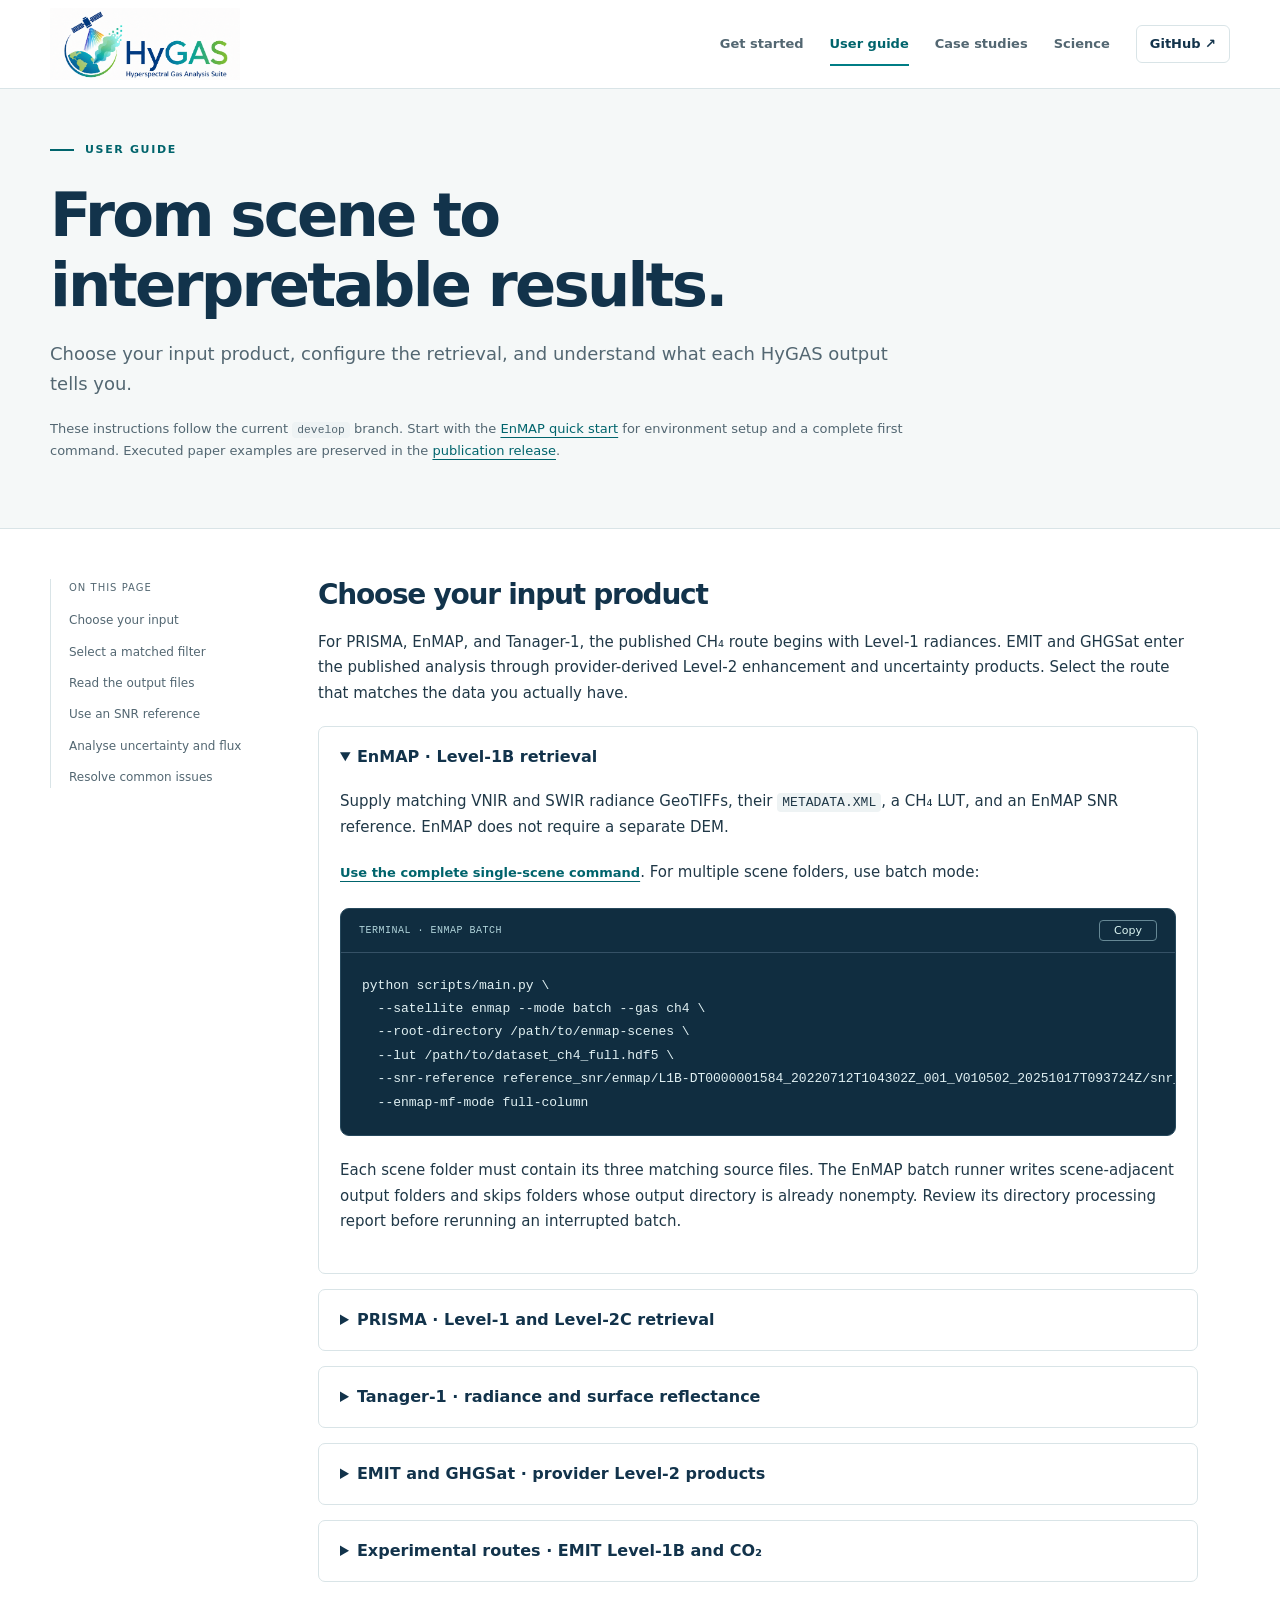
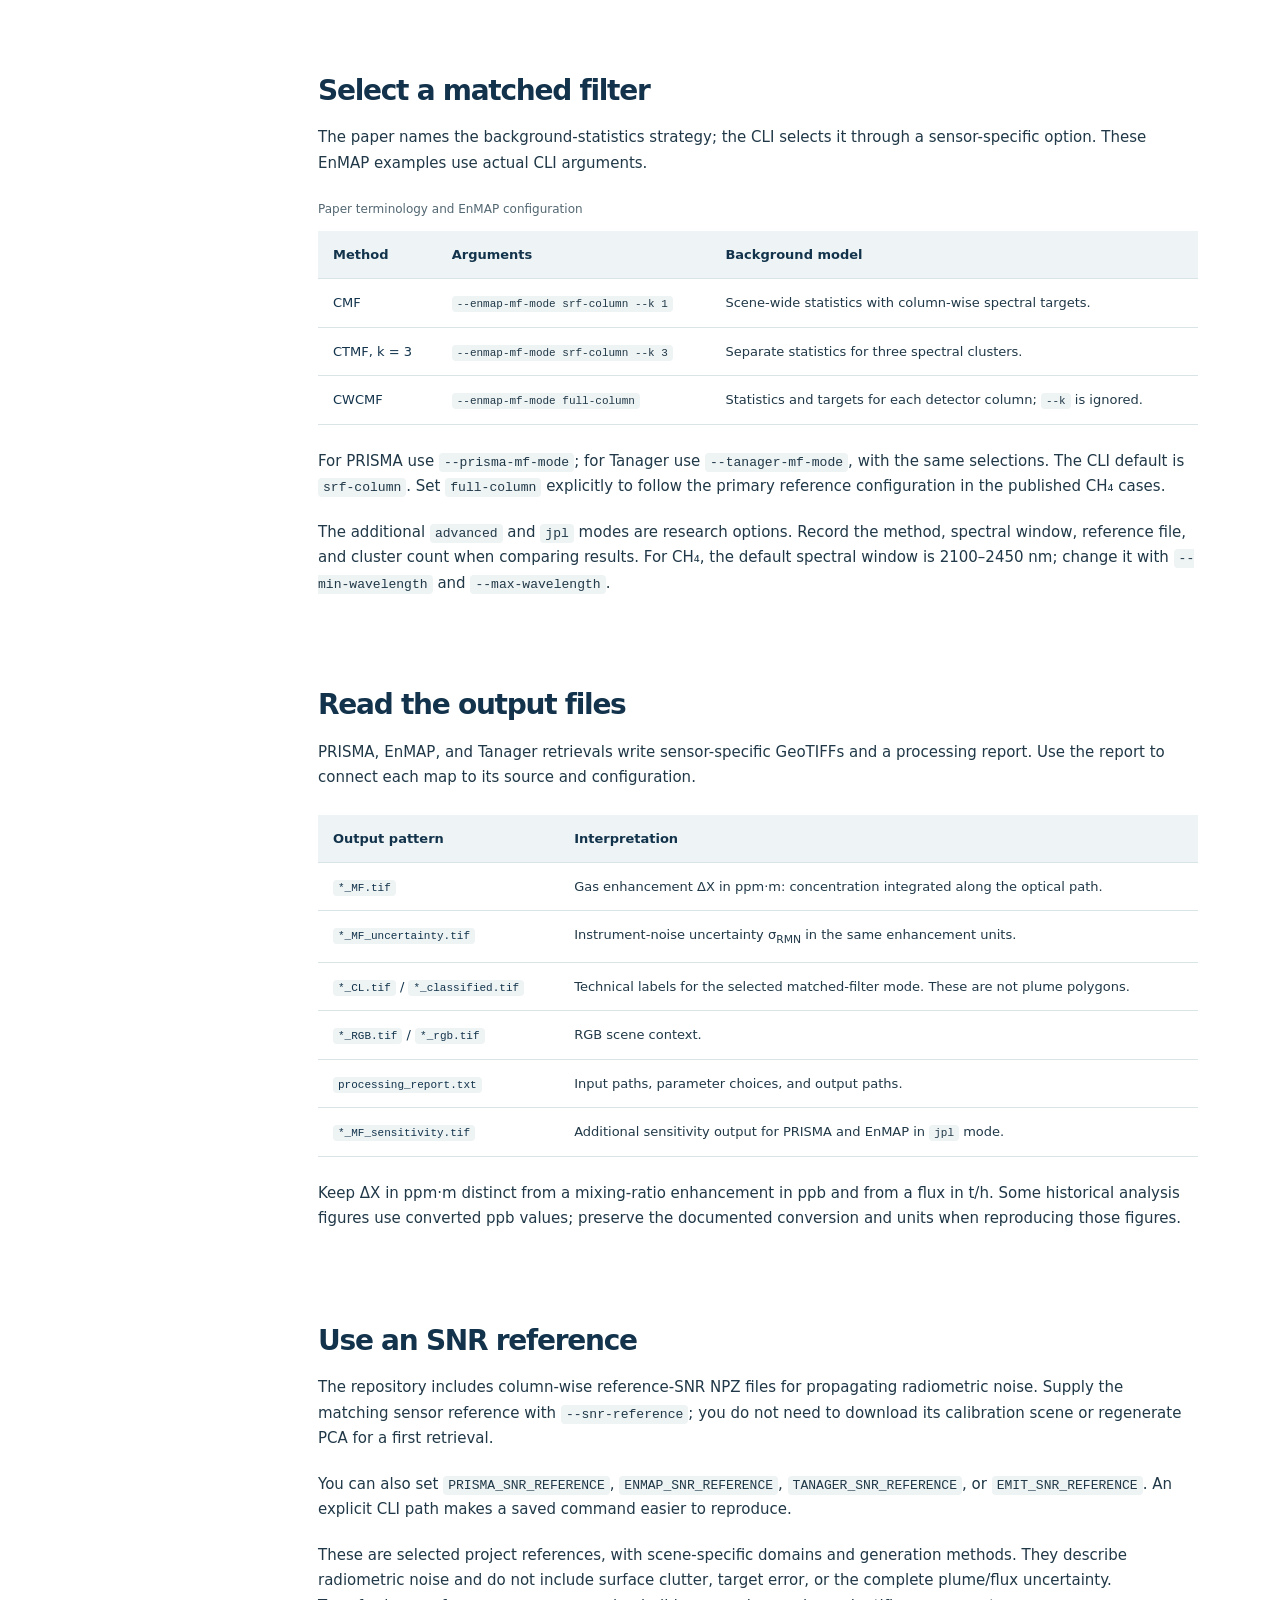
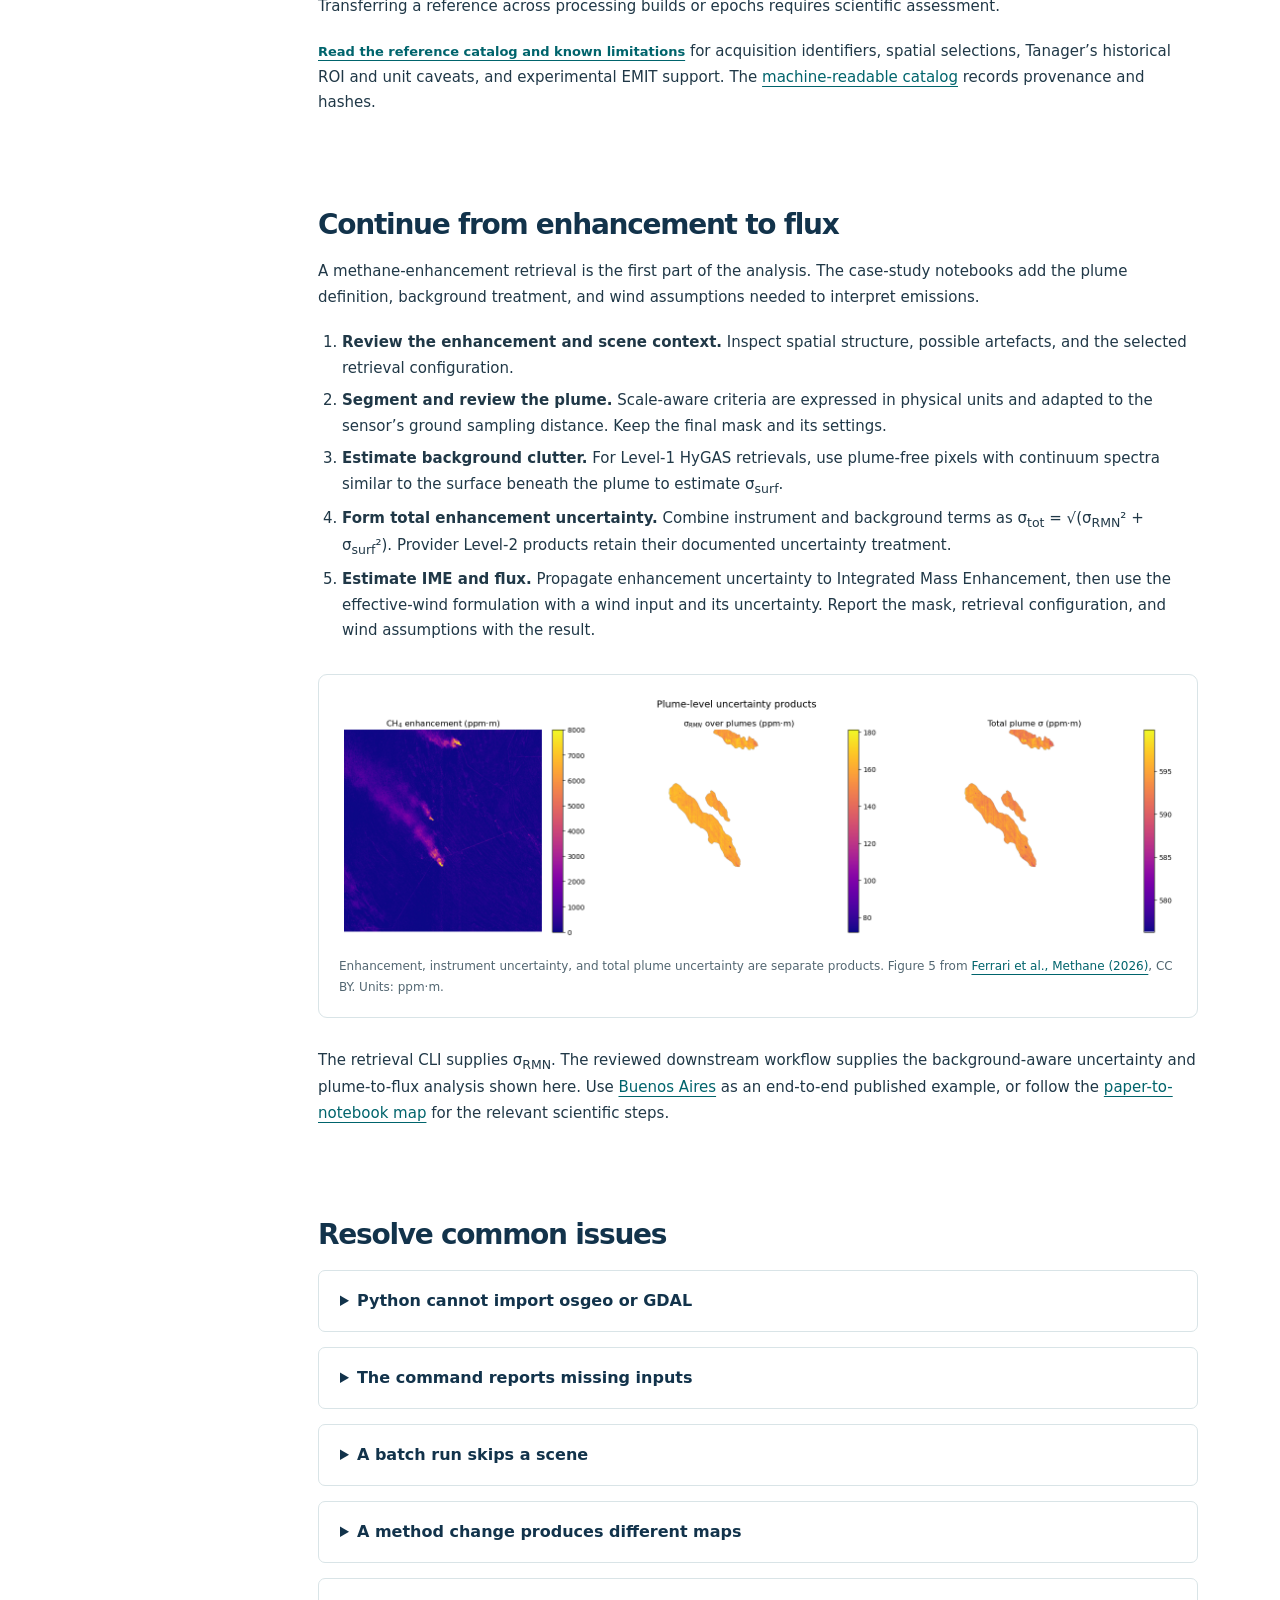
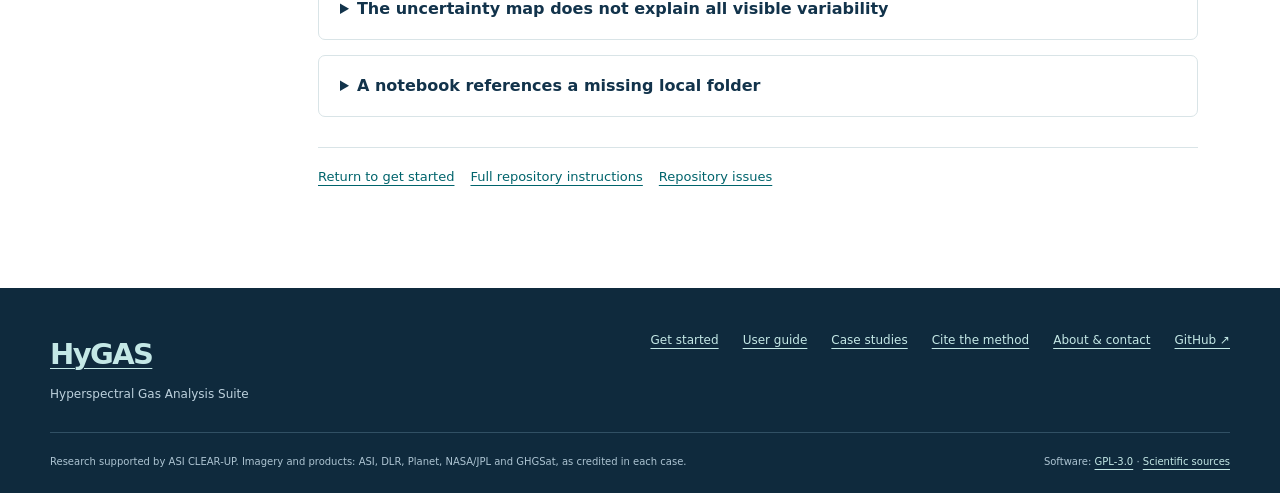
<file: user-guide.html>
<!doctype html>
<html lang="en">
<head>
  <meta charset="utf-8">
  <meta name="viewport" content="width=device-width, initial-scale=1">
  <meta name="description" content="Sensor-specific inputs, matched-filter modes, outputs, reference SNR, uncertainty and downstream plume analysis in HyGAS.">
  <meta name="theme-color" content="#12334b">
  <meta property="og:type" content="website">
  <meta property="og:title" content="User guide — HyGAS">
  <meta property="og:description" content="Sensor-specific inputs, matched-filter modes, outputs, reference SNR, uncertainty and downstream plume analysis in HyGAS.">
  <title>User guide — HyGAS</title>
  <link rel="icon" href="assets/images/favicon.svg" type="image/svg+xml">
  <link rel="stylesheet" href="assets/css/styles.css">
  <script src="assets/js/site.js" defer></script>
</head>
<body>
  <a class="skip-link" href="#main-content">Skip to content</a>
  <header class="site-header" data-menu-open="false">
    <div class="container header-inner">
      <a class="brand" href="index.html" aria-label="HyGAS home"><img src="assets/images/hygas-logo.png" alt="HyGAS — Hyperspectral Gas Analysis Suite" width="1254" height="1254"></a>
      <button class="nav-toggle" type="button" data-nav-toggle aria-expanded="false" aria-controls="site-navigation">Menu <span aria-hidden="true">☰</span></button>
      <nav class="site-nav" id="site-navigation" aria-label="Main navigation">
        <a href="get-started.html">Get started</a>
<a href="user-guide.html" aria-current="page">User guide</a>
<a href="case-studies.html">Case studies</a>
<a href="science.html">Science</a>
        <a class="nav-github" href="https://github.com/AlFe23/hygas">GitHub <span aria-hidden="true">↗</span></a>
      </nav>
    </div>
  </header>
<main id="main-content">
  <section class="page-hero"><div class="container">
    <p class="eyebrow">User guide</p>
    <h1>From scene to interpretable results.</h1>
    <p class="lead">Choose your input product, configure the retrieval, and understand what each HyGAS output tells you.</p>
    <p>These instructions follow the current <code>develop</code> branch. Start with the <a href="get-started.html">EnMAP quick start</a> for environment setup and a complete first command. Executed paper examples are preserved in the <a href="https://github.com/AlFe23/hygas/releases/tag/mdpi-methane-paper-v1.0">publication release</a>.</p>
  </div></section>

  <div class="container content-grid">
    <aside class="toc" aria-label="On this page">
      <p>On this page</p>
      <nav>
        <a href="#choose-input">Choose your input</a>
        <a href="#matched-filter">Select a matched filter</a>
        <a href="#outputs">Read the output files</a>
        <a href="#reference-snr">Use an SNR reference</a>
        <a href="#uncertainty">Analyse uncertainty and flux</a>
        <a href="#troubleshooting">Resolve common issues</a>
      </nav>
    </aside>

    <article class="prose">
      <section id="choose-input">
        <h2>Choose your input product</h2>
        <p>For PRISMA, EnMAP, and Tanager-1, the published CH₄ route begins with Level-1 radiances. EMIT and GHGSat enter the published analysis through provider-derived Level-2 enhancement and uncertainty products. Select the route that matches the data you actually have.</p>

        <details id="sensor-enmap" open>
          <summary>EnMAP · Level-1B retrieval</summary>
          <div>
            <p>Supply matching VNIR and SWIR radiance GeoTIFFs, their <code>METADATA.XML</code>, a CH₄ LUT, and an EnMAP SNR reference. EnMAP does not require a separate DEM.</p>
            <p><a class="text-link" href="get-started.html#run">Use the complete single-scene command</a>. For multiple scene folders, use batch mode:</p>
            <div class="code-block">
              <div class="code-toolbar"><span>Terminal · EnMAP batch</span><button type="button" class="copy-button" data-copy>Copy</button></div>
              <pre><code>python scripts/main.py \
  --satellite enmap --mode batch --gas ch4 \
  --root-directory /path/to/enmap-scenes \
  --lut /path/to/dataset_ch4_full.hdf5 \
  --snr-reference reference_snr/enmap/L1B-DT0000001584_20220712T104302Z_001_V010502_20251017T093724Z/snr_reference_columnwise.npz \
  --enmap-mf-mode full-column</code></pre>
            </div>
            <p>Each scene folder must contain its three matching source files. The EnMAP batch runner writes scene-adjacent output folders and skips folders whose output directory is already nonempty. Review its directory processing report before rerunning an interrupted batch.</p>
          </div>
        </details>

        <details id="sensor-prisma">
          <summary>PRISMA · Level-1 and Level-2C retrieval</summary>
          <div>
            <p>Supply Level-1 and matching Level-2C products, a DEM, the CH₄ LUT, and a PRISMA SNR reference. Official ZIP archives and HE5 files are accepted. The DEM NetCDF must provide <code>lat</code>, <code>lon</code>, and <code>elev</code> in metres.</p>
            <div class="code-block">
              <div class="code-toolbar"><span>Terminal · PRISMA single scene</span><button type="button" class="copy-button" data-copy>Copy</button></div>
              <pre><code>python scripts/main.py \
  --satellite prisma --mode scene --gas ch4 \
  --l1 /path/to/PRISMA_L1.he5 \
  --l2c /path/to/PRISMA_L2C.he5 \
  --dem /path/to/dem.nc \
  --lut /path/to/dataset_ch4_full.hdf5 \
  --snr-reference reference_snr/prisma/20200401085313/snr_reference_columnwise.npz \
  --output outputs/prisma-scene \
  --prisma-mf-mode full-column</code></pre>
            </div>
            <p>For batch processing, select <code>--mode batch</code>, replace the scene inputs with <code>--root-directory</code>, and optionally set <code>--output-root</code>. See the <a href="https://github.com/AlFe23/hygas/blob/develop/README.md#prisma">repository’s PRISMA commands</a>.</p>
          </div>
        </details>

        <details id="sensor-tanager">
          <summary>Tanager-1 · radiance and surface reflectance</summary>
          <div>
            <p>Supply the Basic radiance HDF5 product and its companion surface-reflectance product, which supplies atmospheric water vapour, together with a DEM, the CH₄ LUT, and the Tanager SNR reference. Tanager currently supports single-scene processing.</p>
            <div class="code-block">
              <div class="code-toolbar"><span>Terminal · Tanager-1 single scene</span><button type="button" class="copy-button" data-copy>Copy</button></div>
              <pre><code>python scripts/main.py \
  --satellite tanager --mode scene --gas ch4 \
  --tanager-rad /path/to/basic_radiance.h5 \
  --tanager-sr /path/to/surface_reflectance.h5 \
  --dem /path/to/dem.nc \
  --lut /path/to/dataset_ch4_full.hdf5 \
  --snr-reference reference_snr/tanager/snr_reference_columnwise.npz \
  --output outputs/tanager-scene \
  --tanager-mf-mode full-column</code></pre>
            </div>
            <p>The distributed historical Tanager reference has a documented radiance-unit consistency limitation. Review the <a href="https://github.com/AlFe23/hygas/blob/develop/reference_snr/README.md">reference catalog</a> before interpreting absolute instrument uncertainty.</p>
          </div>
        </details>

        <details id="sensor-level2">
          <summary>EMIT and GHGSat · provider Level-2 products</summary>
          <div>
            <p>Begin with the provider’s methane enhancement and associated uncertainty rasters. These products already contain a retrieval; the published HyGAS workflow then applies common plume segmentation, IME, and flux analysis through notebooks.</p>
            <p>Preserve the provider’s units, grid, uncertainty definition, and quality information when preparing the case. Data access and redistribution depend on the source product.</p>
            <ul>
              <li><a href="https://github.com/AlFe23/hygas/blob/5b98cdcdce52c7d4d27f6260410ceae48d9bb407/notebooks/Pakistan_plume_detection_scaled.ipynb">Pakistan: EMIT–GHGSat segmentation</a></li>
              <li><a href="https://github.com/AlFe23/hygas/blob/5b98cdcdce52c7d4d27f6260410ceae48d9bb407/notebooks/Pakistan_plume_analysis_emit_ghgsat.ipynb">Pakistan: IME, flux, and uncertainty</a></li>
              <li><a href="case-studies.html?case=buenos-aires-2024-01-12">Buenos Aires: EnMAP, EMIT, and GHGSat</a></li>
            </ul>
          </div>
        </details>

        <details id="experimental-routes">
          <summary>Experimental routes · EMIT Level-1B and CO₂</summary>
          <div class="notice notice--experimental">
            <p><strong>EMIT Level-1B:</strong> current development accepts exactly paired RAD and OBS products plus the same-scene, same-version L2A MASK for atmospheric water vapour. It requires an explicitly selected noise calibration and preserves native detector coordinates before optional GLT export. This integration has not been validated end to end. Follow the <a href="https://github.com/AlFe23/hygas/blob/develop/README.md#experimental-emit-l1b-ch%E2%82%84-or-co%E2%82%82">current repository instructions</a> for its configuration and support rules.</p>
            <p><strong>CO₂:</strong> experimental retrieval paths exist for PRISMA, EnMAP, Tanager-1, and EMIT, using a compatible CO₂ LUT. The notebooks support segmentation quality assurance, but CO₂ background-clutter quantification, total uncertainty, IME, flux, and independent quantitative validation are not implemented. The published methane paper does not validate this extension.</p>
          </div>
        </details>
      </section>

      <section id="matched-filter">
        <h2>Select a matched filter</h2>
        <p>The paper names the background-statistics strategy; the CLI selects it through a sensor-specific option. These EnMAP examples use actual CLI arguments.</p>
        <div class="table-wrap">
          <table class="data-table">
            <caption>Paper terminology and EnMAP configuration</caption>
            <thead><tr><th scope="col">Method</th><th scope="col">Arguments</th><th scope="col">Background model</th></tr></thead>
            <tbody>
              <tr><td>CMF</td><td><code>--enmap-mf-mode srf-column --k 1</code></td><td>Scene-wide statistics with column-wise spectral targets.</td></tr>
              <tr><td>CTMF, k = 3</td><td><code>--enmap-mf-mode srf-column --k 3</code></td><td>Separate statistics for three spectral clusters.</td></tr>
              <tr><td>CWCMF</td><td><code>--enmap-mf-mode full-column</code></td><td>Statistics and targets for each detector column; <code>--k</code> is ignored.</td></tr>
            </tbody>
          </table>
        </div>
        <p>For PRISMA use <code>--prisma-mf-mode</code>; for Tanager use <code>--tanager-mf-mode</code>, with the same selections. The CLI default is <code>srf-column</code>. Set <code>full-column</code> explicitly to follow the primary reference configuration in the published CH₄ cases.</p>
        <p>The additional <code>advanced</code> and <code>jpl</code> modes are research options. Record the method, spectral window, reference file, and cluster count when comparing results. For CH₄, the default spectral window is 2100–2450 nm; change it with <code>--min-wavelength</code> and <code>--max-wavelength</code>.</p>
      </section>

      <section id="outputs">
        <h2>Read the output files</h2>
        <p>PRISMA, EnMAP, and Tanager retrievals write sensor-specific GeoTIFFs and a processing report. Use the report to connect each map to its source and configuration.</p>
        <div class="table-wrap">
          <table class="data-table">
            <thead><tr><th scope="col">Output pattern</th><th scope="col">Interpretation</th></tr></thead>
            <tbody>
              <tr><td><code>*_MF.tif</code></td><td>Gas enhancement ΔX in ppm·m: concentration integrated along the optical path.</td></tr>
              <tr><td><code>*_MF_uncertainty.tif</code></td><td>Instrument-noise uncertainty σ<sub>RMN</sub> in the same enhancement units.</td></tr>
              <tr><td><code>*_CL.tif</code> / <code>*_classified.tif</code></td><td>Technical labels for the selected matched-filter mode. These are not plume polygons.</td></tr>
              <tr><td><code>*_RGB.tif</code> / <code>*_rgb.tif</code></td><td>RGB scene context.</td></tr>
              <tr><td><code>processing_report.txt</code></td><td>Input paths, parameter choices, and output paths.</td></tr>
              <tr><td><code>*_MF_sensitivity.tif</code></td><td>Additional sensitivity output for PRISMA and EnMAP in <code>jpl</code> mode.</td></tr>
            </tbody>
          </table>
        </div>
        <p>Keep ΔX in ppm·m distinct from a mixing-ratio enhancement in ppb and from a flux in t/h. Some historical analysis figures use converted ppb values; preserve the documented conversion and units when reproducing those figures.</p>
      </section>

      <section id="reference-snr">
        <h2>Use an SNR reference</h2>
        <p>The repository includes column-wise reference-SNR NPZ files for propagating radiometric noise. Supply the matching sensor reference with <code>--snr-reference</code>; you do not need to download its calibration scene or regenerate PCA for a first retrieval.</p>
        <p>You can also set <code>PRISMA_SNR_REFERENCE</code>, <code>ENMAP_SNR_REFERENCE</code>, <code>TANAGER_SNR_REFERENCE</code>, or <code>EMIT_SNR_REFERENCE</code>. An explicit CLI path makes a saved command easier to reproduce.</p>
        <p>These are selected project references, with scene-specific domains and generation methods. They describe radiometric noise and do not include surface clutter, target error, or the complete plume/flux uncertainty. Transferring a reference across processing builds or epochs requires scientific assessment.</p>
        <p><a class="text-link" href="https://github.com/AlFe23/hygas/blob/develop/reference_snr/README.md">Read the reference catalog and known limitations</a> for acquisition identifiers, spatial selections, Tanager’s historical ROI and unit caveats, and experimental EMIT support. The <a href="https://github.com/AlFe23/hygas/blob/develop/reference_snr/scenes.json">machine-readable catalog</a> records provenance and hashes.</p>
      </section>

      <section id="uncertainty">
        <h2 id="plume-analysis">Continue from enhancement to flux</h2>
        <p>A methane-enhancement retrieval is the first part of the analysis. The case-study notebooks add the plume definition, background treatment, and wind assumptions needed to interpret emissions.</p>
        <ol>
          <li><strong>Review the enhancement and scene context.</strong> Inspect spatial structure, possible artefacts, and the selected retrieval configuration.</li>
          <li><strong>Segment and review the plume.</strong> Scale-aware criteria are expressed in physical units and adapted to the sensor’s ground sampling distance. Keep the final mask and its settings.</li>
          <li><strong>Estimate background clutter.</strong> For Level-1 HyGAS retrievals, use plume-free pixels with continuum spectra similar to the surface beneath the plume to estimate σ<sub>surf</sub>.</li>
          <li><strong>Form total enhancement uncertainty.</strong> Combine instrument and background terms as σ<sub>tot</sub> = √(σ<sub>RMN</sub>² + σ<sub>surf</sub>²). Provider Level-2 products retain their documented uncertainty treatment.</li>
          <li><strong>Estimate IME and flux.</strong> Propagate enhancement uncertainty to Integrated Mass Enhancement, then use the effective-wind formulation with a wind input and its uncertainty. Report the mask, retrieval configuration, and wind assumptions with the result.</li>
        </ol>
        <figure class="figure">
          <a class="image-link" href="assets/images/plume-uncertainty.png" data-lightbox="Enhancement and plume uncertainty · Figure 5"><img src="assets/images/plume-uncertainty.png" alt="Three published EnMAP panels showing methane enhancement, instrument-only uncertainty over segmented plumes, and total uncertainty including scene clutter. All colour scales are in ppm metres." width="1694" height="498" loading="lazy"></a>
          <figcaption class="figure-caption">Enhancement, instrument uncertainty, and total plume uncertainty are separate products. Figure 5 from <a href="https://doi.org/10.3390/methane5010010">Ferrari et al., Methane (2026)</a>, CC BY. Units: ppm·m.</figcaption>
        </figure>
        <p>The retrieval CLI supplies σ<sub>RMN</sub>. The reviewed downstream workflow supplies the background-aware uncertainty and plume-to-flux analysis shown here. Use <a href="case-studies.html?case=buenos-aires-2024-01-12">Buenos Aires</a> as an end-to-end published example, or follow the <a href="https://github.com/AlFe23/hygas/blob/5b98cdcdce52c7d4d27f6260410ceae48d9bb407/docs/paper-notebook-map.md">paper-to-notebook map</a> for the relevant scientific steps.</p>
      </section>

      <section id="troubleshooting">
        <h2>Resolve common issues</h2>
        <details>
          <summary>Python cannot import osgeo or GDAL</summary>
          <p>Activate <code>hygas</code> and repeat the <a href="get-started.html#install">GDAL import check</a>. GDAL’s Python bindings must match the active interpreter. Use the curated environment rather than mixing bindings from another Python installation.</p>
        </details>
        <details>
          <summary>The command reports missing inputs</summary>
          <p>Run from the repository root and replace the example paths. Check the input list for your sensor: PRISMA needs L1 and L2C; EnMAP needs matching VNIR, SWIR, and XML; Tanager needs radiance and companion surface reflectance. PRISMA and Tanager also require a DEM. Check the gas-specific LUT path.</p>
        </details>
        <details>
          <summary>A batch run skips a scene</summary>
          <p>The EnMAP batch runner skips a scene if its output folder already contains files. Inspect the directory processing report and the existing files before choosing a fresh output location or moving an incomplete result aside.</p>
        </details>
        <details>
          <summary>A method change produces different maps</summary>
          <p>Compare the method, spectral window, cluster count, SNR reference, and source-product version. Scene-wide, clustered, and per-column background models can yield different results. Keep each configuration in a separate output directory and interpret comparisons with the scene’s artefacts and background in mind.</p>
        </details>
        <details>
          <summary>The uncertainty map does not explain all visible variability</summary>
          <p><code>*_MF_uncertainty.tif</code> contains the instrument contribution. Follow the <a href="#uncertainty">downstream uncertainty workflow</a> for surface clutter and plume-level propagation, and inspect the <a href="#reference-snr">reference limitations</a>. A small instrument term alone does not establish retrieval accuracy.</p>
        </details>
        <details>
          <summary>A notebook references a missing local folder</summary>
          <p>Case-study notebooks preserve the scientific configuration, including local input paths. Obtain the required products and adapt those paths before running. Large scene inputs are excluded from Git. Use the frozen paper release for saved publication outputs; development notebooks intentionally omit them.</p>
        </details>
        <p class="related-links"><a href="get-started.html">Return to get started</a><a href="https://github.com/AlFe23/hygas/blob/develop/README.md">Full repository instructions</a><a href="https://github.com/AlFe23/hygas/issues">Repository issues</a></p>
      </section>
    </article>
  </div>
</main>

  <footer class="site-footer">
    <div class="container">
      <div class="footer-top">
        <div class="footer-brand"><a class="footer-wordmark" href="index.html">HyGAS</a><p>Hyperspectral Gas Analysis Suite</p></div>
        <nav class="footer-links" aria-label="Footer navigation"><a href="get-started.html">Get started</a><a href="user-guide.html">User guide</a><a href="case-studies.html">Case studies</a><a href="science.html#cite">Cite the method</a><a href="science.html#about">About & contact</a><a href="https://github.com/AlFe23/hygas">GitHub ↗</a></nav>
      </div>
      <div class="footer-bottom"><p>Research supported by ASI CLEAR-UP. Imagery and products: ASI, DLR, Planet, NASA/JPL and GHGSat, as credited in each case.</p><p>Software: <a href="https://github.com/AlFe23/hygas/blob/develop/LICENSE">GPL-3.0</a> · <a href="science.html#paper">Scientific sources</a></p></div>
    </div>
  </footer>
  <div class="visually-hidden" id="copy-feedback" role="status" aria-live="polite"></div>
  <dialog class="image-dialog" id="image-dialog" aria-labelledby="dialog-title">
    <div class="dialog-toolbar"><p id="dialog-title">Scientific figure</p><button type="button" class="dialog-close" data-close-dialog aria-label="Close enlarged figure">Close ×</button></div>
    <div class="dialog-body"><img id="dialog-image" alt=""></div>
  </dialog>
</body>
</html>
</file>
<file: assets/css/styles.css>
/* HyGAS: buildless, locally hosted and GitHub Pages compatible. */
:root {
  --navy: #12334b;
  --teal: #007d85;
  --teal-dark: #00646c;
  --aqua: #91dcd9;
  --ink: #203847;
  --muted: #536772;
  --paper: #f5f8f8;
  --line: #d9e4e7;
  --white: #fff;
  --radius: 14px;
  --mono: ui-monospace, SFMono-Regular, Consolas, "Liberation Mono", monospace;
  --shadow: 0 18px 55px rgb(18 51 75 / 7%);
}
* { box-sizing: border-box; }
html { scroll-behavior: smooth; scroll-padding-top: 100px; }
body { margin: 0; background: var(--white); color: var(--ink); font: 16px/1.7 system-ui, -apple-system, "Segoe UI", Arial, sans-serif; }
body:has(dialog[open]) { overflow: hidden; }
img, svg { max-width: 100%; }
img { height: auto; }
figure { margin: 0; }
button, input, select { font: inherit; }
button, select { cursor: pointer; }
a { color: var(--teal-dark); text-decoration-thickness: 1px; text-underline-offset: 4px; }
a:hover { text-decoration-thickness: 2px; }
a:focus-visible, button:focus-visible, summary:focus-visible, input:focus-visible, select:focus-visible { outline: 3px solid #c86c20; outline-offset: 4px; }
h1, h2, h3, h4 { color: var(--navy); line-height: 1.16; margin: 0 0 18px; }
h1, h2 { letter-spacing: -.045em; }
h1 { font-size: clamp(2.6rem, 5.6vw, 4.7rem); font-weight: 750; }
h2 { font-size: clamp(1.8rem, 3.1vw, 2.6rem); font-weight: 720; }
h3 { font-size: 1.18rem; letter-spacing: -.02em; }
h4 { font-size: 1rem; }
p { margin: 0 0 20px; }
ul, ol { padding-left: 24px; }
li + li { margin-top: 7px; }
strong { font-weight: 650; }
code { font-family: var(--mono); font-size: .87em; overflow-wrap: anywhere; }
p code, li code, td code { background: #eef3f4; padding: 2px 5px; border-radius: 4px; }
pre { margin: 0; white-space: pre; overflow-x: auto; line-height: 1.8; }
pre code { overflow-wrap: normal; }
button { -webkit-tap-highlight-color: transparent; }
[hidden] { display: none !important; }
.container { width: min(1180px, calc(100% - 64px)); margin-inline: auto; }
.visually-hidden { position: absolute; width: 1px; height: 1px; padding: 0; margin: -1px; overflow: hidden; clip-path: inset(50%); white-space: nowrap; border: 0; }
.skip-link { position: fixed; top: -100px; left: 20px; z-index: 100; padding: 12px 20px; background: var(--navy); color: white; }
.skip-link:focus { top: 15px; }
.site-header { position: sticky; top: 0; z-index: 30; background: rgb(255 255 255 / 97%); border-bottom: 1px solid var(--line); }
.header-inner { min-height: 88px; display: flex; align-items: center; justify-content: space-between; gap: 28px; }
.brand { width: 190px; height: 72px; flex: 0 0 190px; display: block; position: relative; overflow: hidden; }
.brand img { position: absolute; width: 190px; height: 190px; max-width: none; top: -54px; left: 0; }
.site-nav { display: flex; align-items: center; gap: 26px; }
.site-nav a { color: var(--muted); font-size: 13px; font-weight: 550; text-decoration: none; padding: 9px 0; }
.site-nav a:hover, .site-nav a[aria-current="page"] { color: var(--teal-dark); }
.site-nav a[aria-current="page"] { box-shadow: 0 2px 0 var(--teal); }
.site-nav a.nav-github { color: var(--navy); border: 1px solid var(--line); border-radius: 6px; padding: 7px 13px; }
.nav-toggle { display: none; border: 1px solid var(--line); border-radius: 6px; padding: 7px 13px; background: white; color: var(--navy); }
.eyebrow { text-transform: uppercase; letter-spacing: .15em; font-size: 11px; font-weight: 700; color: var(--teal-dark); margin-bottom: 20px; }
.eyebrow::before { content: ""; display: inline-block; vertical-align: middle; width: 24px; height: 2px; background: currentColor; margin-right: 11px; }
.lead { font-size: 19px; line-height: 1.7; color: var(--muted); max-width: 680px; }
.hero { padding: 66px 0 64px; background: linear-gradient(110deg, #fff 30%, #f1f7f7); }
.hero-grid { display: grid; grid-template-columns: 1.13fr 1fr; align-items: center; gap: 68px; }
.hero h1 { max-width: 620px; }
.hero .lead { max-width: 530px; margin-top: 24px; }
.hero h1 span { color: var(--teal); }
.actions { display: flex; align-items: center; gap: 13px; flex-wrap: wrap; margin-top: 28px; }
.button { display: inline-flex; align-items: center; justify-content: center; gap: 12px; min-height: 46px; padding: 10px 19px; border: 1px solid var(--teal); border-radius: 6px; background: var(--teal); color: white; text-decoration: none; font-size: 13px; line-height: 1.6; font-weight: 650; transition: background .15s, transform .15s; }
.button:hover { background: var(--teal-dark); border-color: var(--teal-dark); text-decoration: none; transform: translateY(-1px); }
.button--secondary { background: transparent; color: var(--navy); border-color: #a9bec6; }
.button--secondary:hover { background: #e9f3f3; border-color: var(--teal); }
.button--small { min-height: 38px; padding: 7px 13px; font-size: 12px; }
.button .arrow { margin-left: 5px; font-size: 18px; }
.hero-note { font-size: 12px; color: var(--muted); margin: 24px 0 0; }
.hero-note a { color: inherit; }
.hero-figure { border: 1px solid #d2e3e5; border-radius: var(--radius); padding: 18px 20px; background: white; box-shadow: var(--shadow); max-width: 460px; }
.hero-figure--abstract { max-width: none; }
.figure-label { display: flex; justify-content: space-between; gap: 18px; font: 10px/1.5 var(--mono); text-transform: uppercase; color: var(--muted); padding-bottom: 15px; }
.hero-figure img { display: block; width: 100%; max-height: 420px; object-fit: contain; }
.figure-caption, figcaption { font-size: 12px; line-height: 1.7; color: var(--muted); margin-top: 15px; }
.hero-figure .figure-caption { font-size: 10px; }
.image-link { display: block; border-radius: 5px; }
.image-link:hover { outline: 2px solid #91dcd9; outline-offset: 4px; }
.sensor-band { border-block: 1px solid var(--line); }
.sensor-list { display: grid; grid-template-columns: repeat(5, 1fr); list-style: none; padding: 0; margin: 0; }
.sensor-list li { padding: 23px 24px; border-left: 1px solid var(--line); margin: 0; }
.sensor-list li:first-child { border-left: 0; padding-left: 0; }
.sensor-list strong { display: block; font-size: 17px; color: var(--navy); }
.sensor-list span { display: block; color: var(--muted); font-size: 11px; margin-top: 2px; }
.section { padding: 76px 0; }
.section--soft { background: var(--paper); border-block: 1px solid var(--line); }
.section-heading { margin-bottom: 32px; }
.section-heading p { color: var(--muted); max-width: 680px; }
.section-heading--split { display: flex; justify-content: space-between; align-items: end; gap: 36px; }
.section-heading--split h2 { max-width: 670px; }
.section-heading--split p { margin-bottom: 0; }
.section-heading--split > a { flex-shrink: 0; margin-bottom: 5px; }
.text-link { font-size: 13px; font-weight: 650; }
.path-grid { display: grid; grid-template-columns: repeat(3, 1fr); gap: 24px; }
.path-card { display: block; padding: 27px 28px 25px; border: 1px solid var(--line); border-radius: 9px; color: var(--ink); text-decoration: none; background: white; }
.path-card:hover { border-color: #6cb9b8; box-shadow: var(--shadow); }
.path-card p { color: var(--muted); font-size: 14px; margin-bottom: 19px; }
.path-card h3 { margin: 18px 0 13px; }
.path-index { color: var(--teal-dark); font: 11px var(--mono); }
.path-card .text-link { color: var(--teal-dark); }
.workflow-diagram { display: grid; grid-template-columns: repeat(3, 1fr); gap: 28px; counter-reset: flow; }
.workflow-step { border-top: 2px solid #86c8c7; padding: 23px 0 0; }
.workflow-step .step-number { color: var(--teal-dark); font: 11px var(--mono); margin-bottom: 17px; display: block; }
.workflow-step p { font-size: 14px; color: var(--muted); }
.workflow-step h3 { font-size: 20px; }
.workflow-step a { font-size: 12px; font-weight: 600; }
.section--dark { background: var(--navy); color: #d6e7ef; }
.section--dark h2, .section--dark h3 { color: white; }
.section--dark .eyebrow { color: var(--aqua); }
.section--dark .section-heading p { color: #b9cfdb; }
.section--dark .text-link { color: var(--aqua); }
.featured-grid { display: grid; grid-template-columns: repeat(3, 1fr); gap: 24px; }
.featured-card { background: white; border-radius: 9px; overflow: hidden; display: flex; flex-direction: column; color: var(--ink); }
.featured-image { padding: 13px; background: #f7f9fa; height: 220px; display: flex; align-items: center; justify-content: center; }
.featured-image img { max-height: 195px; width: 100%; object-fit: contain; }
.featured-body { padding: 23px; display: flex; flex-direction: column; flex: 1; }
.section--dark .featured-body h3 { color: var(--navy); }
.featured-meta { color: var(--muted); font-size: 11px; margin-bottom: 11px; }
.featured-body p { font-size: 13px; color: var(--muted); }
.featured-body .text-link { color: var(--teal-dark); margin-top: auto; }
.split-section { display: grid; grid-template-columns: .9fr 1.1fr; gap: 70px; align-items: center; }
.split-section .lead { font-size: 17px; }
.code-block { background: #102d40; color: #e0f0f2; border: 1px solid #26485c; border-radius: 9px; overflow: hidden; margin: 22px 0; text-align: left; }
.code-toolbar { display: flex; align-items: center; justify-content: space-between; gap: 20px; padding: 11px 18px; border-bottom: 1px solid #355166; color: #b1d4da; font: 10px/1.5 var(--mono); text-transform: uppercase; letter-spacing: .05em; }
.copy-button { display: none; background: transparent; color: #d9f3f0; border: 1px solid #668895; border-radius: 4px; padding: 3px 9px; font: 11px system-ui, sans-serif; text-transform: none; letter-spacing: 0; min-width: 58px; }
.js .copy-button { display: inline-block; }
.copy-button:hover { background: #284d5c; }
.code-block pre { padding: 21px; font-size: 13px; }
.code-block code { font-size: inherit; }
.code-caption { font-size: 12px; color: var(--muted); margin-top: -7px; }
.figure { margin: 30px 0; padding: 20px; border: 1px solid var(--line); border-radius: 9px; background: white; }
.figure img { display: block; width: 100%; }
.wide-figure { margin-top: 30px; }
.call-to-action { padding: 43px 48px; border-radius: var(--radius); background: #e9f5f3; display: flex; align-items: center; justify-content: space-between; gap: 38px; }
.call-to-action h2 { font-size: 30px; margin-bottom: 10px; }
.call-to-action p { font-size: 14px; margin-bottom: 0; max-width: 650px; color: var(--muted); }
.call-to-action .actions { margin: 0; flex-shrink: 0; }
.page-hero { background: var(--paper); border-bottom: 1px solid var(--line); padding: 52px 0 46px; }
.page-hero h1 { font-size: clamp(2.4rem, 4.8vw, 3.8rem); max-width: 840px; }
.page-hero .lead { max-width: 780px; margin-bottom: 0; font-size: 18px; }
.page-hero .container > p:not(.eyebrow) { max-width: 860px; }
.page-hero .lead + p { margin-top: 18px; font-size: 13px; color: var(--muted); }
.page-hero .related-links { list-style: none; padding-left: 0; }
.page-hero .related-links li { margin: 0; }
.content-grid { display: grid; grid-template-columns: 210px minmax(0, 1fr); gap: 58px; padding-block: 50px 80px; align-items: start; }
.toc { position: sticky; top: 116px; font-size: 12px; border-left: 1px solid var(--line); padding-left: 18px; }
.toc p, .toc h2 { font-size: 10px; text-transform: uppercase; letter-spacing: .1em; margin-bottom: 14px; color: var(--muted); }
.toc ul, .toc ol { list-style: none; padding: 0; margin: 0; }
.toc li + li { margin-top: 12px; }
.toc a { color: var(--muted); text-decoration: none; }
.toc a:hover { color: var(--teal-dark); text-decoration: underline; }
.toc nav { display: flex; flex-direction: column; gap: 11px; }
.prose { min-width: 0; max-width: 880px; }
.prose h2 { font-size: 28px; margin-top: 43px; }
.prose > section:first-child > h2, .prose > h2:first-child { margin-top: 0; }
.prose h3 { margin-top: 29px; }
.prose p, .prose li { font-size: 15px; }
.prose section + section { margin-top: 40px; padding-top: 10px; }
.prose .eyebrow { font-size: 10px; }
.prose .lead { font-size: 17px; }
.notice { background: #eef7f7; border-left: 3px solid var(--teal); padding: 18px 22px; margin: 24px 0; font-size: 14px; line-height: 1.8; }
.notice p:last-child { margin-bottom: 0; }
.notice h3, .notice h4 { margin: 0 0 10px; }
.notice--experimental { background: #fcf6e9; border-left-color: #bd8334; }
.notice--note { background: #eef5f8; border-left-color: #477c9c; }
.checklist { padding-left: 22px; }
.checklist li { margin-bottom: 10px; padding-left: 4px; }
.checklist li::marker { color: var(--teal); }
.step { border-top: 1px solid var(--line); padding-top: 23px; margin-top: 32px; }
.step-number { font: 12px var(--mono); color: var(--teal-dark); }
.table-wrap { overflow-x: auto; margin: 24px 0; }
.data-table { width: 100%; border-collapse: collapse; font-size: 13px; line-height: 1.65; }
.data-table caption { text-align: left; color: var(--muted); margin-bottom: 11px; font-size: 12px; }
.data-table th, .data-table td { padding: 13px 15px; border-bottom: 1px solid var(--line); text-align: left; vertical-align: top; }
.data-table th { background: #eef4f5; color: var(--navy); font-weight: 650; }
.data-table td:first-child { color: var(--navy); }
.data-table td code { font-size: 11px; }
.related-links { display: flex; gap: 16px; flex-wrap: wrap; padding-top: 18px; margin-top: 30px; border-top: 1px solid var(--line); }
.related-links a { font-size: 13px; }
details { border: 1px solid var(--line); border-radius: 7px; padding: 18px 21px; margin: 15px 0; background: white; }
summary { cursor: pointer; color: var(--navy); font-weight: 650; line-height: 1.5; }
details[open] > summary { margin-bottom: 20px; }
details > :last-child { margin-bottom: 0; }
details details { background: var(--paper); }
.resource-grid { display: grid; grid-template-columns: repeat(2, minmax(0, 1fr)); gap: 23px; margin: 27px 0; }
.science-section { padding-block: 48px; border-bottom: 1px solid var(--line); }
.science-section .workflow-diagram { list-style: none; padding-left: 0; }
.science-section .workflow-step { margin: 0; }
.science-section .resource-grid { grid-template-columns: repeat(auto-fit, minmax(min(100%, 285px), 1fr)); }
.resource-card { border: 1px solid var(--line); padding: 24px; border-radius: 9px; background: white; display: flex; flex-direction: column; }
.resource-card h3 { margin-top: 0; }
.resource-card p { font-size: 14px; color: var(--muted); }
.resource-card .button { align-self: start; margin-top: auto; }
.resource-meta { color: var(--teal-dark); font: 11px/1.7 var(--mono); margin-bottom: 14px; }
.science-content { padding-block: 55px 75px; }
.science-content > section { padding-block: 22px 38px; border-bottom: 1px solid var(--line); }
.science-content > section + section { padding-top: 44px; }
.science-content h2 { font-size: 30px; }
.science-content .workflow-diagram { grid-template-columns: repeat(3, 1fr); }
.science-content .workflow-step { font-size: 14px; }
.equation { padding: 22px; text-align: center; font-size: 21px; background: #edf7f5; border-radius: 7px; margin: 22px 0; }
.status-badge, .sensor-tag { display: inline-flex; font-size: 10px; font-weight: 600; padding: 3px 8px; border-radius: 4px; background: #e7f3f0; color: #265e55; line-height: 1.65; }
.sensor-tag { background: #edf3f5; color: var(--muted); }
.tag-list { display: flex; flex-wrap: wrap; gap: 6px; margin-bottom: 15px; }
.catalog-toolbar { display: flex; gap: 18px; align-items: end; padding: 25px 0; border-bottom: 1px solid var(--line); }
.catalog-field { display: flex; flex-direction: column; gap: 6px; }
.catalog-field--search { flex: 1; }
.catalog-field label { font-size: 12px; font-weight: 650; color: var(--navy); }
.catalog-field input, .catalog-field select { min-height: 44px; border: 1px solid #b1c4cb; border-radius: 5px; padding: 9px 13px; color: var(--ink); background: white; font-size: 14px; }
.catalog-field select { min-width: 180px; }
.catalog-count { font-size: 12px; margin: 17px 0 23px; color: var(--muted); }
.catalog-grid { display: grid; grid-template-columns: repeat(4, minmax(0, 1fr)); gap: 19px; margin-bottom: 44px; }
.case-card { border: 1px solid var(--line); border-radius: 9px; overflow: hidden; text-decoration: none; color: var(--ink); background: white; display: flex; flex-direction: column; }
.case-card:hover, .case-card[aria-current="true"] { border-color: var(--teal); box-shadow: 0 0 0 1px var(--teal); }
.case-card-visual { background: #f5f8f9; padding: 12px; height: 160px; display: flex; align-items: center; justify-content: center; }
.case-card-visual img { max-height: 135px; object-fit: contain; width: 100%; }
.case-card-body { padding: 19px; display: flex; flex-direction: column; flex: 1; }
.case-card h2 { font-size: 20px; margin-bottom: 8px; }
.case-card p { font-size: 12px; color: var(--muted); margin-bottom: 13px; }
.case-card .case-date { font-size: 10px; }
.case-card .view-case { margin-top: auto; font-size: 12px; color: var(--teal-dark); font-weight: 650; }
.case-detail { border-top: 1px solid var(--line); padding-block: 42px 60px; }
.case-detail-heading { display: grid; grid-template-columns: 1.45fr 1fr; gap: 50px; margin-bottom: 30px; }
.case-detail-heading h2 { font-size: 34px; }
.case-detail-heading .lead { font-size: 17px; }
.case-facts { margin: 0; border-left: 2px solid #a4d7d2; padding-left: 24px; font-size: 13px; }
.case-facts div { margin-bottom: 15px; }
.case-facts dt { color: var(--muted); font-size: 10px; text-transform: uppercase; letter-spacing: .08em; }
.case-facts dd { margin: 4px 0 0; color: var(--navy); }
.figure-tabs { display: none; flex-wrap: wrap; gap: 8px; margin: 25px 0 16px; }
.js .figure-tabs { display: flex; }
.figure-tab { background: white; border: 1px solid #adc3ca; border-radius: 5px; color: var(--muted); font-size: 12px; padding: 8px 13px; }
.figure-tab[aria-selected="true"] { background: var(--navy); color: white; border-color: var(--navy); }
.case-figure { padding: 22px; background: #f7f9fa; border: 1px solid var(--line); border-radius: 9px; }
.case-figure img { display: block; max-height: 650px; width: 100%; object-fit: contain; background: white; }
.case-figure figcaption { color: var(--muted); margin-top: 18px; }
.figure-unit { font-size: 11px; font-family: var(--mono); color: var(--teal-dark); display: block; margin-bottom: 6px; }
.case-reading { display: grid; grid-template-columns: 1fr 1fr; gap: 45px; margin-top: 32px; }
.case-reading p { font-size: 14px; }
.case-reading h3 { font-size: 20px; }
.case-reading .button { margin: 0 8px 10px 0; }
.catalog-endnote { padding-bottom: 65px; font-size: 13px; color: var(--muted); }
.empty-state { padding: 28px; border: 1px dashed #b6cdd2; background: var(--paper); color: var(--muted); margin-bottom: 35px; border-radius: 9px; }
.site-footer { background: #0f2a3d; color: #bdd1dd; padding: 42px 0 23px; }
.footer-top { display: flex; justify-content: space-between; gap: 40px; margin-bottom: 28px; }
.footer-wordmark { color: white; font-weight: 700; letter-spacing: -.055em; font-size: 29px; }
.footer-brand p { font-size: 12px; margin: 5px 0 0; }
.footer-links { display: flex; align-items: start; flex-wrap: wrap; gap: 13px 24px; font-size: 12px; }
.site-footer a { color: #c4e8e6; }
.footer-bottom { font-size: 10px; color: #adc4d2; border-top: 1px solid #315064; padding-top: 20px; display: flex; justify-content: space-between; gap: 30px; }
.footer-bottom p { max-width: 750px; margin: 0; }
.image-dialog { border: 0; border-radius: 10px; padding: 0; width: min(1320px, calc(100vw - 40px)); max-height: calc(100vh - 40px); background: white; box-shadow: 0 15px 90px #0005; }
.image-dialog::backdrop { background: rgb(8 25 36 / 84%); }
.dialog-toolbar { display: flex; align-items: center; justify-content: space-between; gap: 24px; padding: 13px 20px; border-bottom: 1px solid var(--line); font-size: 13px; color: var(--navy); }
.dialog-toolbar p { margin: 0; }
.dialog-close { border: 1px solid #a6bdc6; border-radius: 5px; padding: 5px 12px; background: white; color: var(--navy); }
.dialog-body { overflow: auto; padding: 20px; max-height: calc(100vh - 130px); text-align: center; }
.dialog-body img { display: block; margin: auto; max-height: calc(100vh - 175px); object-fit: contain; }
.back-to-top { font-size: 12px; }
@media (min-width: 1500px) { .hero { padding-block: 82px; } }
@media (max-width: 1050px) {
  .site-nav { gap: 16px; }
  .header-inner { gap: 18px; }
  .hero-grid { gap: 35px; }
  .hero h1 { font-size: 57px; }
  .content-grid { grid-template-columns: 175px minmax(0, 1fr); gap: 35px; }
  .catalog-grid { grid-template-columns: repeat(2, minmax(0, 1fr)); }
  .split-section { gap: 35px; }
}
@media (max-width: 800px) {
  .container { width: min(100% - 40px, 650px); }
  .header-inner { min-height: 76px; flex-wrap: wrap; gap: 0 18px; }
  .brand { width: 160px; flex-basis: 160px; height: 68px; }
  .brand img { width: 170px; height: 170px; top: -46px; }
  .js .nav-toggle { display: inline-flex; align-items: center; gap: 8px; }
  .site-nav { flex-basis: 100%; display: flex; flex-wrap: wrap; justify-content: start; padding-bottom: 16px; gap: 9px 24px; }
  .js .site-nav { display: none; }
  .js .site-header[data-menu-open="true"] .site-nav { display: flex; }
  .hero { padding-block: 40px 44px; }
  .hero-grid { grid-template-columns: 1fr; gap: 32px; }
  .hero h1 { font-size: clamp(44px, 9vw, 66px); max-width: 590px; }
  .hero .lead { font-size: 17px; max-width: 600px; }
  .hero-figure { width: 100%; max-width: 450px; margin-inline: auto; }
  .hero-figure img { max-height: 410px; }
  .sensor-list { grid-template-columns: repeat(3, 1fr); }
  .sensor-list li { padding: 17px 16px; }
  .sensor-list li:nth-child(4) { border-left: 0; padding-left: 0; border-top: 1px solid var(--line); }
  .sensor-list li:nth-child(5) { border-top: 1px solid var(--line); }
  .sensor-list strong { font-size: 15px; }
  .section { padding-block: 48px; }
  .path-grid, .featured-grid, .workflow-diagram { grid-template-columns: 1fr; }
  .path-grid { gap: 15px; }
  .path-card { padding: 23px; }
  .path-card h3 { margin-top: 12px; }
  .workflow-diagram { gap: 25px; }
  .section-heading--split { flex-direction: column; align-items: start; gap: 13px; }
  .featured-card { display: grid; grid-template-columns: 180px 1fr; }
  .featured-image { height: auto; min-height: 210px; padding: 10px; }
  .featured-image img { max-height: 180px; }
  .split-section { grid-template-columns: 1fr; gap: 18px; }
  .call-to-action { flex-direction: column; align-items: start; padding: 30px; gap: 22px; }
  .page-hero { padding-block: 37px; }
  .content-grid { grid-template-columns: 1fr; gap: 30px; padding-block: 30px 55px; }
  .toc { position: static; padding: 17px 20px; border: 1px solid var(--line); background: var(--paper); border-radius: 7px; }
  .toc ul, .toc ol { display: flex; flex-wrap: wrap; gap: 8px 22px; }
  .toc nav { flex-direction: row; flex-wrap: wrap; gap: 8px 20px; }
  .toc li + li { margin-top: 0; }
  .toc p, .toc h2 { margin-bottom: 10px; }
  .resource-grid { grid-template-columns: 1fr; }
  .science-content .workflow-diagram { grid-template-columns: repeat(2, 1fr); }
  .case-detail-heading { grid-template-columns: 1fr; gap: 20px; }
  .case-facts { display: grid; grid-template-columns: 1fr 1fr; gap: 0 22px; }
  .case-reading { grid-template-columns: 1fr; gap: 20px; }
  .catalog-toolbar { flex-wrap: wrap; }
  .catalog-field--search { flex-basis: 100%; }
  .case-figure { padding: 12px; }
  .footer-top, .footer-bottom { flex-direction: column; gap: 23px; }
}
@media (max-width: 480px) {
  .container { width: calc(100% - 32px); }
  .hero h1 { font-size: 43px; }
  .hero-figure { padding: 13px; }
  .figure-label { font-size: 8px; gap: 8px; }
  .button { padding: 10px 14px; }
  .hero .actions { gap: 10px; }
  .sensor-list li { padding-inline: 10px; }
  .sensor-list span { font-size: 10px; }
  .featured-card { display: flex; }
  .featured-image { height: 195px; min-height: 0; }
  .featured-image img { max-height: 170px; }
  .catalog-grid { gap: 12px; }
  .case-card-body { padding: 13px; }
  .case-card h2 { font-size: 17px; }
  .case-card-visual { height: 120px; padding: 9px; }
  .case-card-visual img { max-height: 100px; }
  .case-card .tag-list { gap: 4px; }
  .case-card .sensor-tag { font-size: 8px; padding: 2px 5px; }
  .case-detail-heading h2 { font-size: 29px; }
  .figure { padding: 11px; }
  .science-content .workflow-diagram { grid-template-columns: 1fr; }
  .data-table th, .data-table td { padding: 10px; }
  .code-block pre { padding: 16px; font-size: 11px; }
  .code-toolbar { padding-inline: 13px; }
  .image-dialog { width: calc(100vw - 20px); }
  .dialog-body { padding: 10px; }
}
@media (prefers-reduced-motion: reduce) {
  html { scroll-behavior: auto; }
  *, *::before, *::after { transition: none !important; animation: none !important; }
}
@media print {
  .site-header, .site-footer, .copy-button, .toc, .catalog-toolbar, .figure-tabs, .actions { display: none !important; }
  .container { width: 100%; }
  .content-grid, .hero-grid, .split-section, .case-detail-heading { display: block; }
  [data-case-detail][hidden], [data-figure-panel][hidden] { display: block !important; }
  body { color: black; font-size: 11pt; }
  h1 { font-size: 30pt; } h2 { font-size: 20pt; }
  .page-hero, .hero, .section { padding: 20px 0; background: white; }
  .code-block { color: black; background: #f4f4f4; border-color: #bbb; }
  .code-toolbar { color: black; }
  a { color: inherit; }
}
</file>
